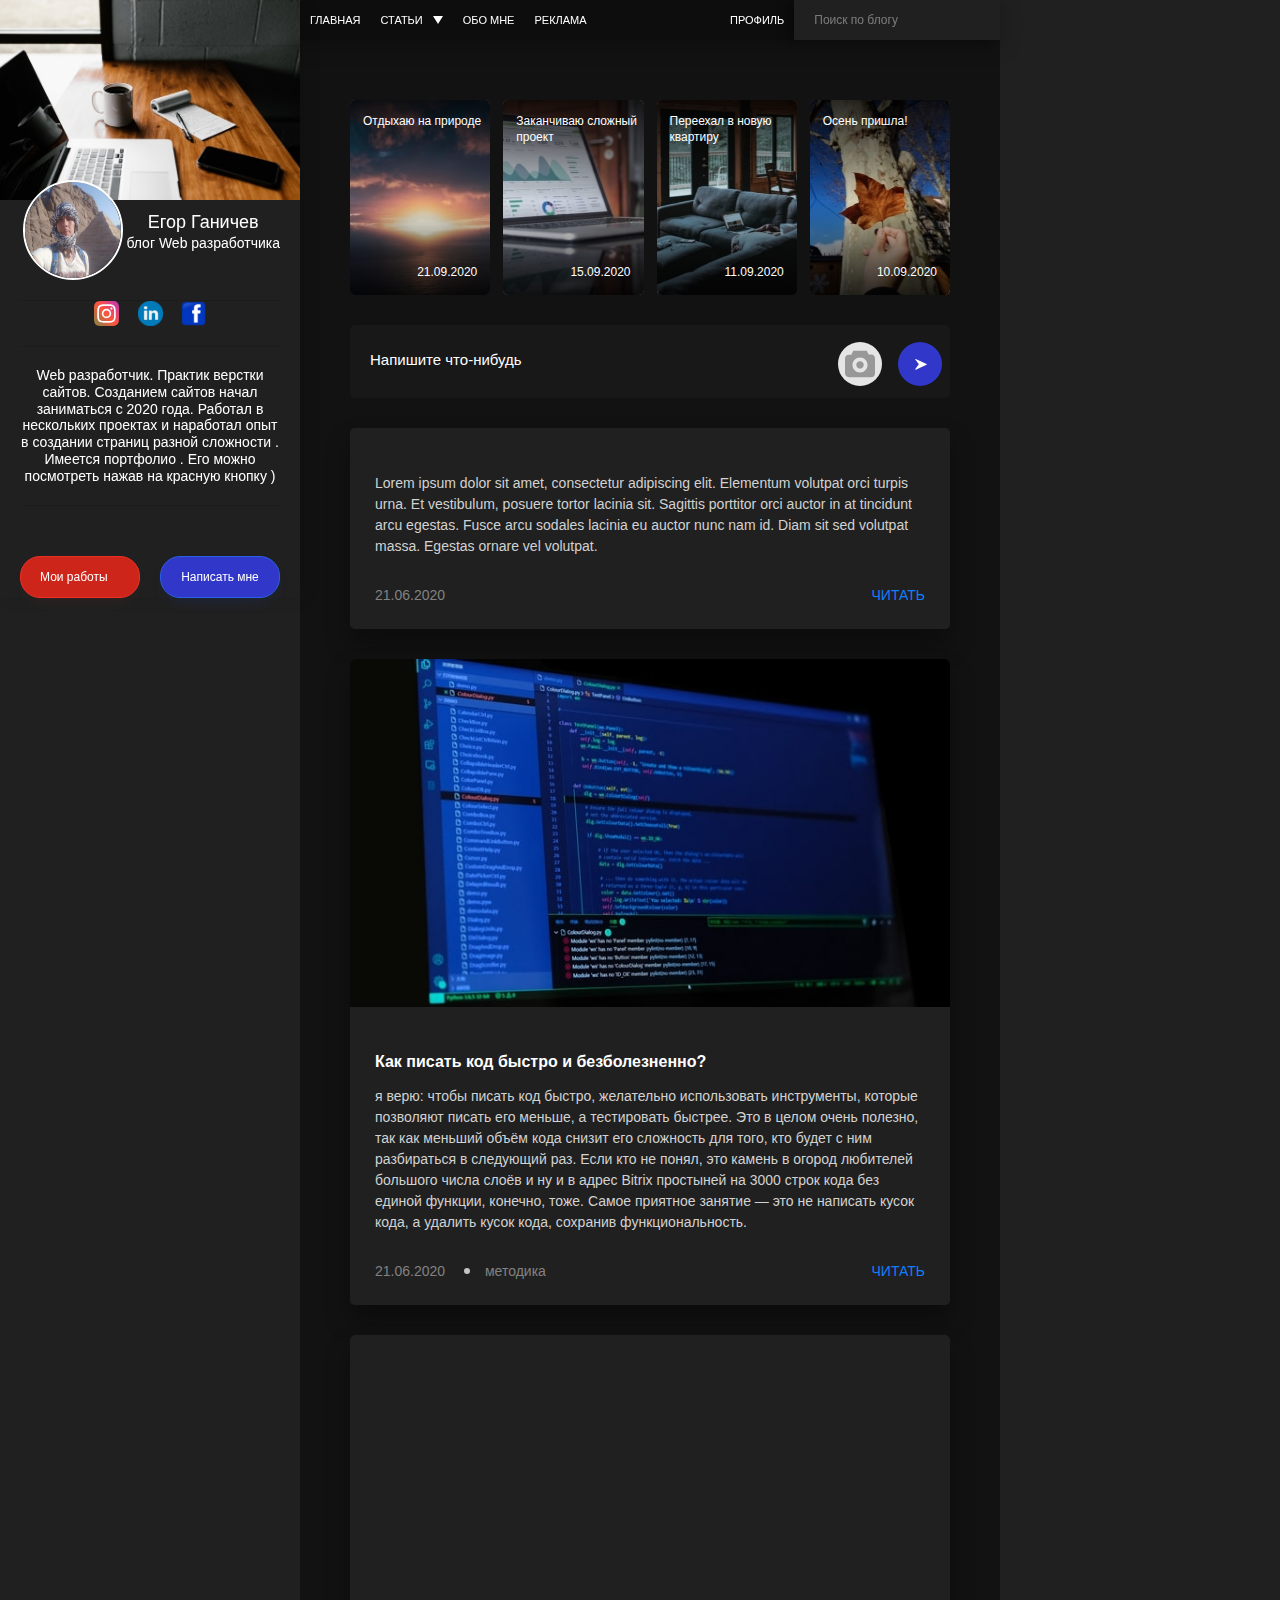
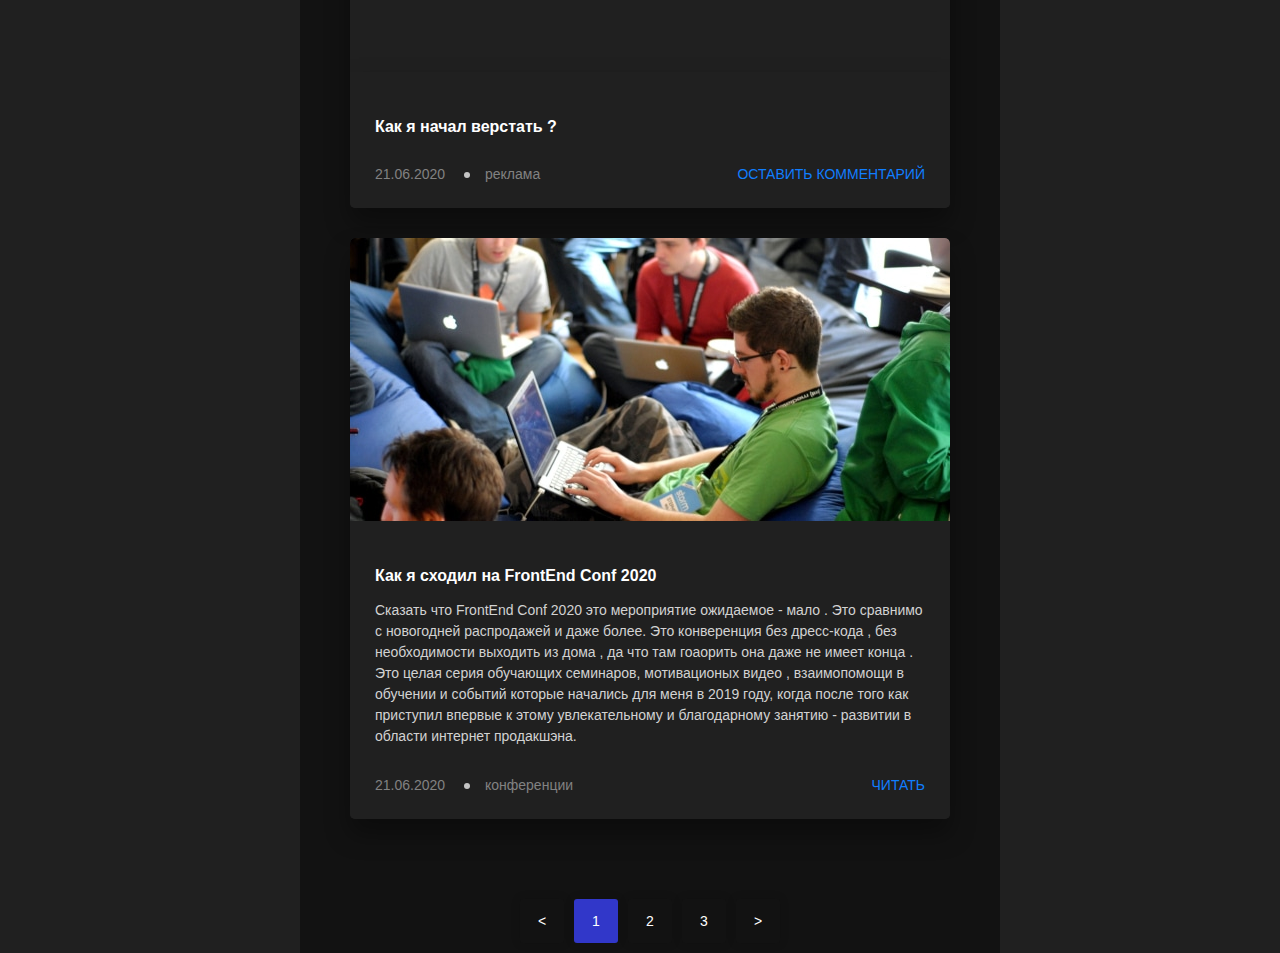
<file: index.html>
<!DOCTYPE html>
<html lang="en">

<head>
    <meta charset="UTF-8">
    <link rel="stylesheet" href="assets/css/style.min.css">
    
    <!-- Useful meta tags -->
    <meta http-equiv="x-ua-compatible" content="ie=edge">
    <meta name="viewport" content="width=device-width, initial-scale=1, shrink-to-fit=no">
    <meta name="robots" content="index, follow">
    <meta name="google" content="notranslate">
    <meta name="format-detection" content="telephone=no">
    <meta name="description" content="">
    
    <link rel="apple-touch-icon" sizes="180x180" href="assets/images/favicon/apple-touch-icon.png">
    <link rel="icon" type="image/png" sizes="32x32" href="assets/images/favicon/favicon-32x32.png">
    <link rel="icon" type="image/x-icon" sizes="16x16" href="assets/images/favicon/favicon.ico">
    <link rel="mask-icon" href="assets/images/favicon/safari-pinned-tab.svg" color="#5bbad5">
    <meta name="msapplication-TileColor" content="#da532c">
    <meta name="theme-color" content="#1e0b0b">
    
    
    <title>home</title>
</head>

<!-- class="open-menu" -->
<!-- class="no-scroll" -->
<body>

    <div class="page" id="page">

         <!-- header -->
        <header class="header">
          <div class="header__left">
            <nav class="nav">
              <ul class="nav__list">
                <li class="nav__list-item">
                  <a class="nav__link" href="index.html">
                    Главная
                  </a>
                </li>
                <li class="nav__list-item ">
                  <a class="nav__link nav__drop" href="#">
                    Статьи
                  </a>
                  <ul class="nav__drop-list">
                    <li><a href="post.html">Создание сайтов</a></li>
                    <li><a href="post.html">Интернет-маркетинг</a></li>
                    <li><a href="post.html">Продвижение видео</a></li>
                  </ul>
                </li>
                <li class="nav__list-item">
                  <a class="nav__link" href="about.html">
                    Oбо мне
                  </a>
                </li>
                <li class="nav__list-item">
                  <a class="nav__link" href="advertis.html">
                    Реклама
                  </a>
                </li>
              </ul>
            </nav>
        
            <button class="burger active" type="button" id="sidebarToggle">
              <span class="burger__line">открыть навигацию</span>
            </button>
        
          </div>
          <div class="header__right">
            <nav class="nav">
              <ul class="nav__list">
                <li class="nav__list-item">
                  <a class="nav__link" href="profile.html">
                    Профиль
                  </a>
                </li>
                <!-- <li class="nav__list-item">
                            <a class="nav__link" href="#">
                                Профиль
                            </a>
                        </li> -->
        
              </ul>
            </nav>
            <form class="header__search search" action="search-page.html" method="get">
              <input class="search__input" type="text" placeholder="Поиск по блогу">
            </form>
          </div>
        </header>
        <!-- sidebar -->
        <aside class="sidebar" id="sidebar">
        
          <div class="sidebar__header">
            <img src="assets/images/aside-bg.jpg" alt="pict">
          </div>
        
          <div class="sidebar__content ">
            <div class="sidebar__profile profile">
        
              <div class="sidebar__mobile-author">
        
                <div class="profile__avatar">
                  <img class="profile__img" src="assets/images/avatar.jpg" alt="pict">
                </div>
        
                <div class="profile__mobile-box">
        
                  <h5 class="profile__name">Егор Ганичев</h5>
        
                  <p class="profile__position">
                    блог Web разработчика
                  </p>
                </div>
              </div>
        
              <ul class="profile__socials">
                <li>
                  <a class="profile__socials-link" href="https://www.instagram.com/egor_web_dev/?hl=ru" target="_blanc">
                    <img src="assets/images/instagram.svg" alt="insta">
                  </a>
                </li>
        
                <li>
                  <a class="profile__socials-link"
                    href="https://www.linkedin.com/feed/?trk=eml-security_apr_email_confirm-null-7-null" target="_blanc">
                    <img src="assets/images/linkedin.svg" alt="pinterest">
                  </a>
                </li>
        
                <li>
                  <a class="profile__socials-link" href="https://www.facebook.com/yegor.ganichev" target="_blanc">
                    <img src="assets/images/fb1.svg" alt="fb">
                  </a>
                </li>
              </ul>
        
              <p class="profile__about">
                Web разработчик. Практик верстки сайтов.
                Созданием сайтов начал заниматься с 2020 года. Работал в нескольких проектах и наработал опыт
                в создании страниц разной сложности . Имеется портфолио . Его можно посмотреть нажав на красную кнопку )
              </p>
            </div>
        
            <nav class="nav nav--mobile">
              <ul class="nav__list">
                <li class="nav__list-item">
                  <a class="nav__link" href="index.html">
                    Главная
                  </a>
                </li>
                <li class="nav__list-item ">
                  <a class="nav__link nav__drop" href="#">
                    Статьи
                  </a>
                  <ul class="nav__drop-list">
                    <li><a href="post.html">Создание сайтов</a></li>
                    <li><a href="post.html">Интернет-маркетинг</a></li>
                    <li><a href="post.html">Продвижение видео</a></li>
                  </ul>
                </li>
                <li class="nav__list-item">
                  <a class="nav__link" href="index.html">
                    Oбо мне
                  </a>
                </li>
                <li class="nav__list-item">
                  <a class="nav__link" href="advertis.html">
                    Реклама
                  </a>
                </li>
                <li class="nav__list-item">
                  <a class="nav__link" href="profile.html">
                    Профиль
                  </a>
                </li>
                <li class="nav__list-item">
                  <a class="nav__link" href="#">
                    exit
                  </a>
                </li>
              </ul>
        
            </nav>
          </div>
             
          <div class="sidebar__footer">
            <a class="sidebar__btn btn--red" href="works.html">Мои работы</a>
           <button class="sidebar__btn btn--blue" data-modal="contact-modal">Написать мне</button>
            <!-- <a class="sidebar__btn btn--blue" href="https://t.me/mauler2007">Написать мне</a> -->
          </div>
        
        </aside>    
        <!-- main -->
        <main class="main">
           <div class="container">

               
               <section class="promo">
                   <div class="promo__item" style="background-image: url('assets/images/promo-bg1.jpg')" data-modal="story-modal">
                       <!-- <img src="assets/images/promo-bg1.jpg" alt="promo-bg"> -->
                       <p class="promo__text">Отдыхаю на природе</p>
                       <time datetime="21.09.2020" class="promo__time">21.09.2020</time>
                   </div>
                   <div class="promo__item" style="background-image: url('assets/images/promo-bg2.jpg')" data-modal="story-modal">
                       <!-- <img src="assets/images/promo-bg2.jpg" alt="promo-bg"> -->
                       <p class="promo__text">Заканчиваю
                           сложный проект</p>
                       <time datetime="15.09.2020" class="promo__time">15.09.2020</time>
                   </div>
                   <div class="promo__item" style="background-image: url('assets/images/promo-bg3.jpg')" data-modal="story-modal">
                       <!-- <img src="assets/images/promo-bg3.jpg" alt="promo-bg"> -->
                       <p class="promo__text">Переехал в новую
                           квартиру</p>
                       <time datetime="1.09.2020" class="promo__time">11.09.2020</time>
                   </div>
                   <div class="promo__item" style="background-image: url('assets/images/promo-bg4.jpg')" data-modal="story-modal">
                       <!-- <img src="assets/images/promo-bg4.jpg" alt="promo-bg"> -->
                       <p class="promo__text">Осень пришла!</p>
                       <time datetime="10.09.2020" class="promo__time">10.09.2020</time>
                   </div>
               </section>
               <div class="addpost">
                   <form class="addpost__form" action="/" method="post">
               
                       <textarea class="addpost__text" name="post-text" placeholder="Напишите что-нибудь" data-autoresize></textarea>
               
                       <div class="addpost__box">
                           <div class="addpost__wrapper">
                               <input class="addpost__input" id="addfile" type="file" name="addfile">
                               <label class="addpost__label" for="addfile">
                                   <svg class="addpost__file-icon" width="22" height="22" viewBox="0 0 22 22" fill="none"
                                       xmlns="http://www.w3.org/2000/svg">
                                       <g clip-path="url(#clip0)">
                                           <path
                                               d="M12.9443 9.74291C14.0183 10.8169 14.0183 12.5581 12.9443 13.6321C11.8703 14.7061 10.1291 14.7061 9.05512 13.6321C7.98114 12.5581 7.98114 10.8169 9.05512 9.74291C10.1291 8.66893 11.8703 8.66893 12.9443 9.74291Z"
                                               fill="#989898" />
                                           <path
                                               d="M19.25 4.12481H17.3499L15.9742 1.37471H6.02455L4.65015 4.12616L2.75275 4.12953C1.24009 4.13224 0.00869272 5.36494 0.00738656 6.87828L0 17.8746C0 19.3913 1.23337 20.6253 2.7501 20.6253H19.25C20.7667 20.6253 22.0001 19.392 22.0001 17.8752V6.87486C22 5.35818 20.7666 4.12481 19.25 4.12481ZM10.9997 17.1877C7.9669 17.1877 5.49947 14.7203 5.49947 11.6875C5.49947 8.65475 7.9669 6.18732 10.9997 6.18732C14.0324 6.18732 16.4999 8.65475 16.4999 11.6875C16.4999 14.7203 14.0324 17.1877 10.9997 17.1877Z"
                                               fill="#989898" />
                                       </g>
                                       <defs>
                                           <clipPath id="clip0">
                                               <rect width="22" height="22" fill="white" />
                                           </clipPath>
                                       </defs>
                                   </svg>
                               </label>
                           </div>
                           <button class="addpost__btn ">
                               <svg class="addpost__btn-icon " width="44" height="44" viewBox="0 0 44 44" fill="none"
                                   xmlns="http://www.w3.org/2000/svg">
                                   <path
                                       d="M31.6479 21.9482L15.8625 14.6626C15.6112 14.5485 15.3113 14.6165 15.1364 14.8326C14.9603 15.0488 14.9543 15.356 15.1218 15.5782L20.3128 22.4995L15.1218 29.4207C14.9543 29.6429 14.9603 29.9513 15.1352 30.1663C15.253 30.3132 15.429 30.3921 15.6075 30.3921C15.6937 30.3921 15.78 30.3739 15.8613 30.3363L31.6466 23.0507C31.8628 22.9512 32 22.7362 32 22.4995C32 22.2627 31.8628 22.0477 31.6479 21.9482Z"
                                       fill="white" />
                               </svg>
                           </button>
                       </div>
                   </form>
               </div>
               
               <div class="post">
                   <div class="post__inner">
               
                       <div class="post__content">
                           <p class="post__text">Lorem ipsum dolor sit amet, consectetur adipiscing elit. Elementum volutpat orci
                               turpis urna. Et vestibulum, posuere tortor lacinia sit. Sagittis porttitor orci auctor in at tincidunt
                               arcu egestas. Fusce arcu sodales lacinia eu auctor nunc nam id. Diam sit sed volutpat massa. Egestas
                               ornare vel volutpat.
                           </p>
                       </div>
               
                       <div class="post__descr">
                           <ul class="post__list">
                               <li><time class="post__item" datetime="21.06.2020">21.06.2020</time></li>
                           </ul>
                           <a class="post__action-link" href="#">читать</a>
                       </div>
                   </div>
               </div>
               
               <!-- ebn post L -->
               <article class="post">
               
                   <div class="post__image">
                       <a href="post.html">
                           <img class="post__image-img" src="assets/images/postimg1.jpg"  alt="pict">
                       </a>
                   </div>
               
               
                   <div class="post__inner">
                       <div class="post__content">
                           <h3 class="post__title">
                               <a href="post.html">
                                   Как писать код быстро и безболезненно?
                               </a>
                           </h3>
                           <p class="post__text">
                               я верю: чтобы писать код быстро, желательно использовать инструменты, которые позволяют писать его
                               меньше, а тестировать быстрее. Это в целом очень полезно, так как меньший объём кода снизит его
                               сложность для того, кто будет с ним разбираться в следующий раз. Если кто не понял, это камень в огород
                               любителей большого числа слоёв и ну и в адрес  Bitrix
                               простыней на 3000 строк кода без единой функции, конечно, тоже. Самое приятное занятие — это не написать
                               кусок кода, а удалить кусок кода, сохранив функциональность.
                           </p>
                       </div>
               
                       <div class="post__descr">
                           <ul class="post__list">
                               <li><time class="post__item" datetime="21.06.2020">21.06.2020</time></li>
                               <li><a class="post__item-link" href="#">методика</a></li>
                           </ul>
                           <a class="post__action-link" href="post.html">читать</a>
                       </div>
               
                   </div>
               </article>
               
               <article class="post">
               
                   <div class="post__image">
                       <div class="post__movie-wrapper">
                           <iframe src="https://www.youtube.com/embed/JYV_ct43MlE" frameborder="0"
                               allow="accelerometer; autoplay; clipboard-write; encrypted-media; gyroscope; picture-in-picture"
                               allowfullscreen>
                           </iframe>
                       </div>
                   </div>
               
                   <div class="post__inner">
               
                       <div class="post__content">
                           <h3 class="post__title">
                               <a href="post.html">
                                   Как я начал верстать ?
                               </a>
                           </h3>
                       </div>
               
                       <div class="post__descr">
                           <ul class="post__list">
                               <li><time class="post__item" datetime="21.06.2020">21.06.2020</time></li>
                               <li><a class="post__item-link" href="#"> реклама</a></li>
                           </ul>
                           <a class="post__action-link" href="post.html">оставить комментарий</a>
                       </div>
               
                   </div>
               </article>
               
               <article class="post">
               
                   <div class="post__image">
                       <a href="#" data-fancybox="images" data-caption="My caption">
                           <img class="post__image-img" src="assets/images/post3-bg.jpg" alt="pict">
                       </a>
                   </div>
               
                   <div class="post__inner">
               
                       <div class="post__content">
                           <h3 class="post__title">
                               <a href="post.html">
                                   Как я сходил на FrontEnd Conf 2020
                               </a>
                           </h3>
                           <p class="post__text">  
                               Сказать что  FrontEnd Conf 2020  это мероприятие  ожидаемое  - мало .   Это   сравнимо с  новогодней распродажей  и даже более. Это конверенция  без  дресс-кода , без необходимости выходить из дома , да что там  гоаорить она даже не имеет  конца .  Это целая серия  обучающих семинаров, мотивационых видео , взаимопомощи  в   обучении и  событий которые начались для меня в 2019 году, когда после того как  приступил впервые к этому увлекательному  и благодарному занятию - развитии в области интернет продакшэна.
                           </p>
                       </div>
               
                       <div class="post__descr">
                           <ul class="post__list">
                               <li><time class="post__item" datetime="21.06.2020 ">21.06.2020</time></li>
                               <li><a class="post__item-link" href="#"> конференции</a></li>
                           </ul>
                           <a class="post__action-link" href="post.html">читать</a>
                       </div>
               
                   </div>
               </article>
               
               <div class="pagnav">
                   <ul class="pagnav__list">
                       <li class="pagnav__item">
                           <a class="pagnav__link" href="#">
                               < </a>
                       </li>
                       <li class="pagnav__item pagnav__item--active">
                           <a class="pagnav__link--active " href="#">
                               1
                           </a>
                       </li>
                       <li class="pagnav__item">
                           <a class="pagnav__link" href="#">
                               2
                           </a>
                       </li>
                       <li class="pagnav__item">
                           <a class="pagnav__link" href="#">
                               3
                           </a>
                       </li>
                       <li class="pagnav__item">
                           <a class="pagnav__link" href="#">
                               >
                           </a>
                       </li>
                   </ul>
               </div>
               
            </div>
        </main>

         <div class="modal" id="contact-modal">
             <div class="modal__inner">
                 <button class="modal__close" type="button">
                     <svg width="20" height="20" viewBox="0 0 20 20" fill="none" xmlns="http://www.w3.org/2000/svg">
                         <path d="M11.1047 10.0008L19.7709 1.33447C20.0761 1.02935 20.0761 0.534663 19.7709 0.229585C19.4658 -0.0754924 18.9711 -0.0755315 18.6661 0.229585L9.99975 8.8959L1.33347 0.229585C1.02836 -0.0755315 0.533671 -0.0755315 0.228593 0.229585C-0.0764842 0.534702 -0.0765233 1.02939 0.228593 1.33447L8.89487 10.0007L0.228593 18.667C-0.0765233 18.9722 -0.0765233 19.4669 0.228593 19.7719C0.381132 19.9245 0.581093 20.0007 0.781053 20.0007C0.981014 20.0007 1.18094 19.9245 1.33351 19.7719L9.99975 11.1057L18.666 19.7719C18.8186 19.9245 19.0185 20.0007 19.2185 20.0007C19.4184 20.0007 19.6184 19.9245 19.7709 19.7719C20.0761 19.4668 20.0761 18.9721 19.7709 18.667L11.1047 10.0008Z" fill="white"/>
                         </svg>
                 </button>
                 
                 <form class="form" action="/" method="post">
                     <div class="form__inner">
                         <div class="form__input-box">
                             <div class="form__item">
                                 <input class="form__row form__input-name " 
                                 type="text" 
                                 placeholder=" Иванов Иван Иванович" 
                                 requred>
                                 <span class="form__underline"></span>
                             </div>
                             <div class="form__item">
                                 <input class="form__row form__input-email " type="email" placeholder="Ivanov@mail.com" value="Ivanov@mail.ru" requred>
                                 <span class="form__underline"></span>
                             </div>
                             <div class="form__item">
                                 <textarea  class="form__row form__textarea" name="form-textarea" id="modal-textarea" placeholder="Текст сообщения"></textarea>
                                 <span class="form__underline"></span>
                             </div>
                             <!-- <textarea class="addpost__text" name="text-msg" placeholder="Напишите что-нибудь"></textarea> -->
         
                         </div>
                       
                     </div>
                     <button class="form__btn sidebar__btn btn--blue btn--noborder" type="submit">Сохранить</button>
                 </form>
                 <div class="modal__footer">
                     <a class="modal__sendmsg" href="mailto:mauler2007@gmail.com ">e-mail: mauler2007@gmail.com</a>
                     <a class="modal__call" href="tel:+380962282460">тел: +38-096-228-24-60</a>
                 </div>
             </div>
         </div>         <div class="modal">
           <!-- id="contact-modal" -->
             <div class="modal__inner">
                 <button class="modal__close" type="button">
                     <svg width="20" height="20" viewBox="0 0 20 20" fill="none" xmlns="http://www.w3.org/2000/svg">
                         <path d="M11.1047 10.0008L19.7709 1.33447C20.0761 1.02935 20.0761 0.534663 19.7709 0.229585C19.4658 -0.0754924 18.9711 -0.0755315 18.6661 0.229585L9.99975 8.8959L1.33347 0.229585C1.02836 -0.0755315 0.533671 -0.0755315 0.228593 0.229585C-0.0764842 0.534702 -0.0765233 1.02939 0.228593 1.33447L8.89487 10.0007L0.228593 18.667C-0.0765233 18.9722 -0.0765233 19.4669 0.228593 19.7719C0.381132 19.9245 0.581093 20.0007 0.781053 20.0007C0.981014 20.0007 1.18094 19.9245 1.33351 19.7719L9.99975 11.1057L18.666 19.7719C18.8186 19.9245 19.0185 20.0007 19.2185 20.0007C19.4184 20.0007 19.6184 19.9245 19.7709 19.7719C20.0761 19.4668 20.0761 18.9721 19.7709 18.667L11.1047 10.0008Z" fill="white"/>
                         </svg>
                 </button>
         
         
                 <ul class="modal__list">
                     <li class="modal__item">
                         <a class="modal__link" href="#">
                             <img src="assets/images/fb1.svg " alt="facebook">
                         </a>
                     </li>
                     <li class="modal__item">
                         <a class="modal__link" href="#">
                             <img src="assets/images/twitter.svg " alt="twitter">
                         </a>
                     </li>
                     <li class="modal__item">
                         <a class="modal__link" href="#">
                             <img src="assets/images/linkedin.svg " alt="linkedin ">
                         </a>
                     </li>
                     <li class="modal__item">
                         <a class="modal__link" href="#">
                             <img src="assets/images/instagram.svg" alt="insta">
                         </a>
                     </li>
                 </ul>
             </div>
         </div>         <div class="modal" id="story-modal">
             <div class="modal__inner modal__inner--story">
                
                 <video class="modal__video" src="" poster="https://placehold.it/420x580"></video>
                 
             </div>
         </div>
        <!-- <footer>Footer</footer>
 -->
    </div>

    <script src="assets/js/app.js"></script>
    <!-- <script src="https://ajax.googleapis.com/ajax/libs/jquery/3.5.1/jquery.min.js"></script> -->
</body>

</html>
</file>
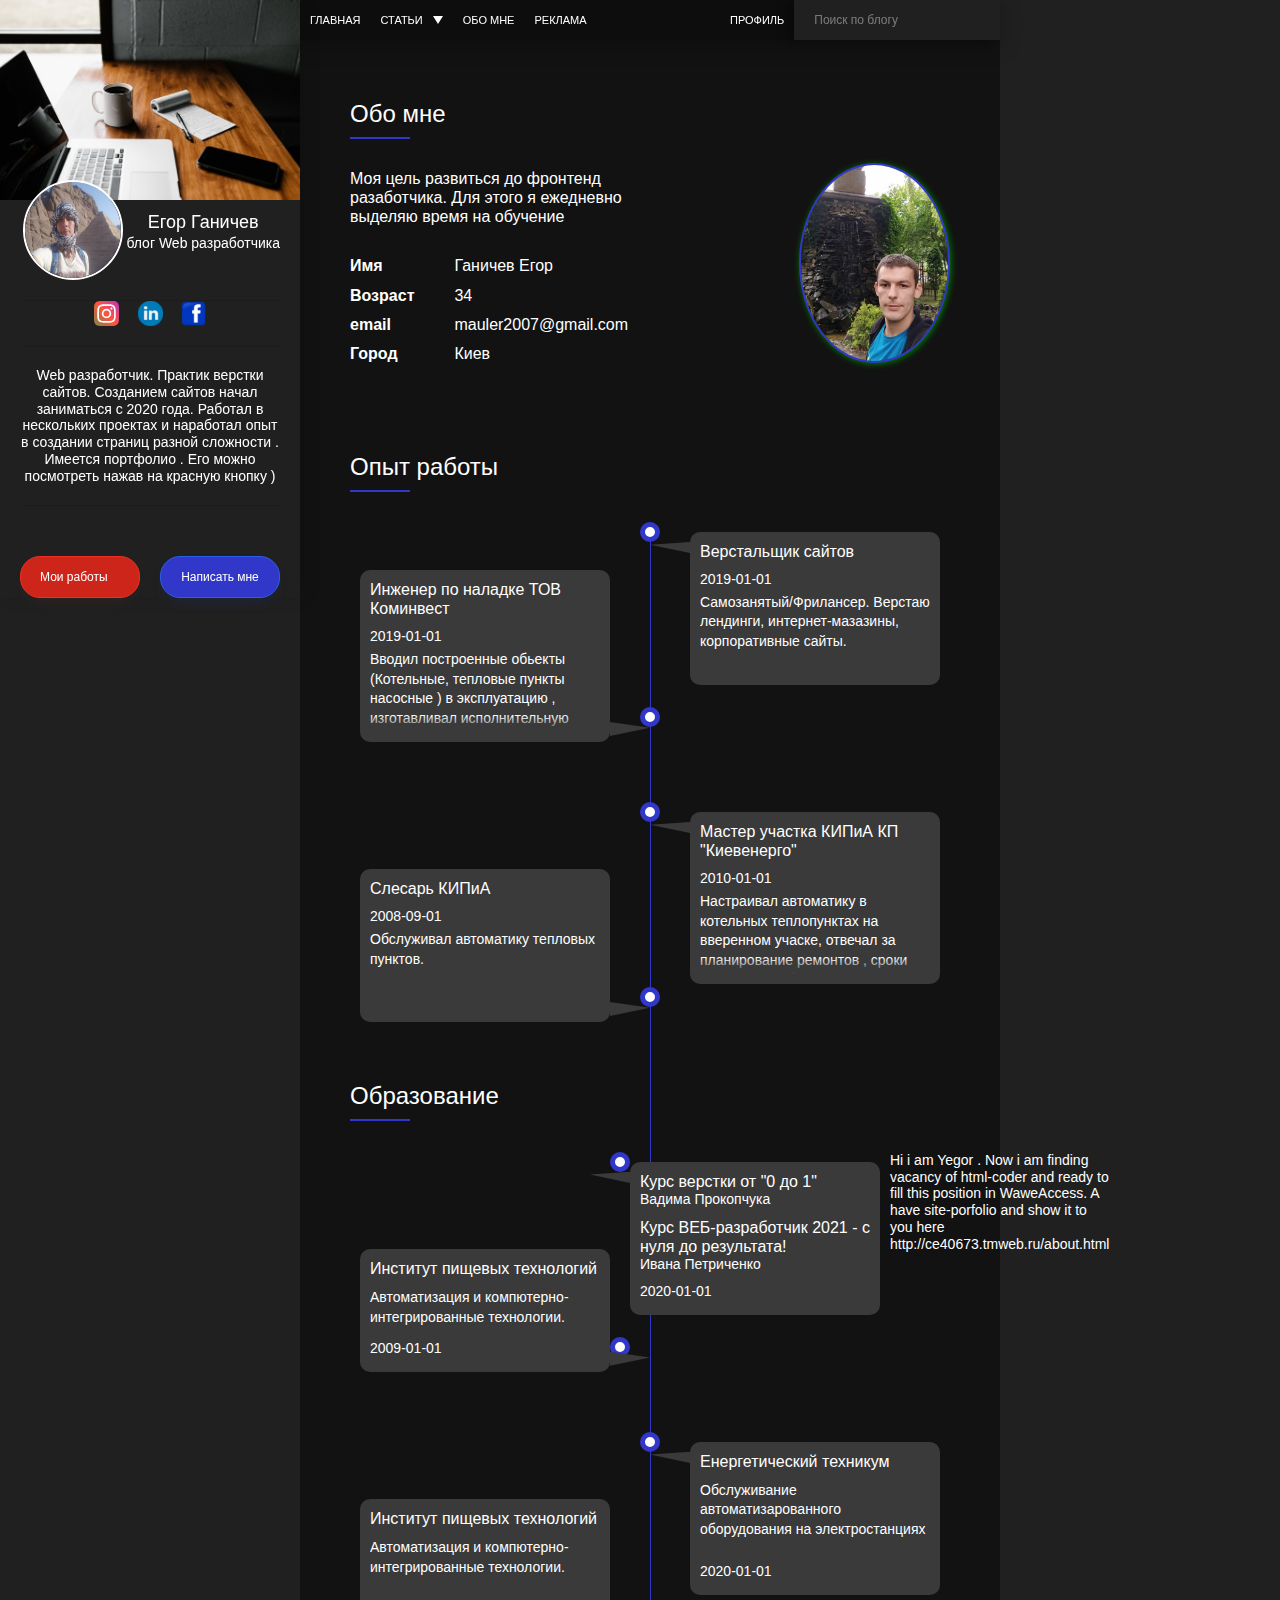
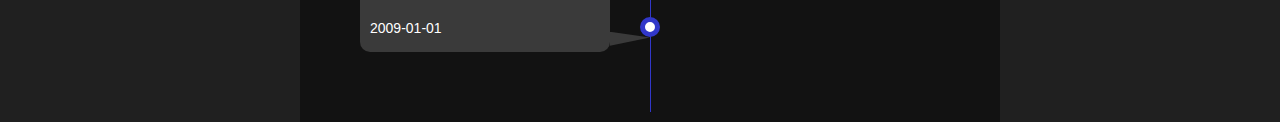
<file: about.html>
<!DOCTYPE html>
<html lang="en">

<head>
    <meta charset="UTF-8">
    <link rel="stylesheet" href="assets/css/style.min.css">
    
    <!-- Useful meta tags -->
    <meta http-equiv="x-ua-compatible" content="ie=edge">
    <meta name="viewport" content="width=device-width, initial-scale=1, shrink-to-fit=no">
    <meta name="robots" content="index, follow">
    <meta name="google" content="notranslate">
    <meta name="format-detection" content="telephone=no">
    <meta name="description" content="">
    
    <link rel="apple-touch-icon" sizes="180x180" href="assets/images/favicon/apple-touch-icon.png">
    <link rel="icon" type="image/png" sizes="32x32" href="assets/images/favicon/favicon-32x32.png">
    <link rel="icon" type="image/x-icon" sizes="16x16" href="assets/images/favicon/favicon.ico">
    <link rel="mask-icon" href="assets/images/favicon/safari-pinned-tab.svg" color="#5bbad5">
    <meta name="msapplication-TileColor" content="#da532c">
    <meta name="theme-color" content="#1e0b0b">
    
    
    <title>advertis</title>
</head>

<!-- class="open-menu" -->
<!-- class="no-scroll" -->
<body>

    <div class="page" id="page">

         <!-- header -->
        <header class="header">
          <div class="header__left">
            <nav class="nav">
              <ul class="nav__list">
                <li class="nav__list-item">
                  <a class="nav__link" href="index.html">
                    Главная
                  </a>
                </li>
                <li class="nav__list-item ">
                  <a class="nav__link nav__drop" href="#">
                    Статьи
                  </a>
                  <ul class="nav__drop-list">
                    <li><a href="post.html">Создание сайтов</a></li>
                    <li><a href="post.html">Интернет-маркетинг</a></li>
                    <li><a href="post.html">Продвижение видео</a></li>
                  </ul>
                </li>
                <li class="nav__list-item">
                  <a class="nav__link" href="about.html">
                    Oбо мне
                  </a>
                </li>
                <li class="nav__list-item">
                  <a class="nav__link" href="advertis.html">
                    Реклама
                  </a>
                </li>
              </ul>
            </nav>
        
            <button class="burger active" type="button" id="sidebarToggle">
              <span class="burger__line">открыть навигацию</span>
            </button>
        
          </div>
          <div class="header__right">
            <nav class="nav">
              <ul class="nav__list">
                <li class="nav__list-item">
                  <a class="nav__link" href="profile.html">
                    Профиль
                  </a>
                </li>
                <!-- <li class="nav__list-item">
                            <a class="nav__link" href="#">
                                Профиль
                            </a>
                        </li> -->
        
              </ul>
            </nav>
            <form class="header__search search" action="search-page.html" method="get">
              <input class="search__input" type="text" placeholder="Поиск по блогу">
            </form>
          </div>
        </header>
        <!-- sidebar -->
        <aside class="sidebar" id="sidebar">
        
          <div class="sidebar__header">
            <img src="assets/images/aside-bg.jpg" alt="pict">
          </div>
        
          <div class="sidebar__content ">
            <div class="sidebar__profile profile">
        
              <div class="sidebar__mobile-author">
        
                <div class="profile__avatar">
                  <img class="profile__img" src="assets/images/avatar.jpg" alt="pict">
                </div>
        
                <div class="profile__mobile-box">
        
                  <h5 class="profile__name">Егор Ганичев</h5>
        
                  <p class="profile__position">
                    блог Web разработчика
                  </p>
                </div>
              </div>
        
              <ul class="profile__socials">
                <li>
                  <a class="profile__socials-link" href="https://www.instagram.com/egor_web_dev/?hl=ru" target="_blanc">
                    <img src="assets/images/instagram.svg" alt="insta">
                  </a>
                </li>
        
                <li>
                  <a class="profile__socials-link"
                    href="https://www.linkedin.com/feed/?trk=eml-security_apr_email_confirm-null-7-null" target="_blanc">
                    <img src="assets/images/linkedin.svg" alt="pinterest">
                  </a>
                </li>
        
                <li>
                  <a class="profile__socials-link" href="https://www.facebook.com/yegor.ganichev" target="_blanc">
                    <img src="assets/images/fb1.svg" alt="fb">
                  </a>
                </li>
              </ul>
        
              <p class="profile__about">
                Web разработчик. Практик верстки сайтов.
                Созданием сайтов начал заниматься с 2020 года. Работал в нескольких проектах и наработал опыт
                в создании страниц разной сложности . Имеется портфолио . Его можно посмотреть нажав на красную кнопку )
              </p>
            </div>
        
            <nav class="nav nav--mobile">
              <ul class="nav__list">
                <li class="nav__list-item">
                  <a class="nav__link" href="index.html">
                    Главная
                  </a>
                </li>
                <li class="nav__list-item ">
                  <a class="nav__link nav__drop" href="#">
                    Статьи
                  </a>
                  <ul class="nav__drop-list">
                    <li><a href="post.html">Создание сайтов</a></li>
                    <li><a href="post.html">Интернет-маркетинг</a></li>
                    <li><a href="post.html">Продвижение видео</a></li>
                  </ul>
                </li>
                <li class="nav__list-item">
                  <a class="nav__link" href="index.html">
                    Oбо мне
                  </a>
                </li>
                <li class="nav__list-item">
                  <a class="nav__link" href="advertis.html">
                    Реклама
                  </a>
                </li>
                <li class="nav__list-item">
                  <a class="nav__link" href="profile.html">
                    Профиль
                  </a>
                </li>
                <li class="nav__list-item">
                  <a class="nav__link" href="#">
                    exit
                  </a>
                </li>
              </ul>
        
            </nav>
          </div>
             
          <div class="sidebar__footer">
            <a class="sidebar__btn btn--red" href="works.html">Мои работы</a>
           <button class="sidebar__btn btn--blue" data-modal="contact-modal">Написать мне</button>
            <!-- <a class="sidebar__btn btn--blue" href="https://t.me/mauler2007">Написать мне</a> -->
          </div>
        
        </aside>    
        <!-- main -->
        <main class="main">
           <div class="container">

               
               <article class="about">
               
                 <div class="about__top">
                   <div class="about__content">
                     <h2 class="about__title">Обо мне</h2>
                     <p class="about__text">Моя цель развиться до фронтенд разаботчика. Для этого я ежедневно выделяю время на обучение
                     </p>
                     <ul class="about__list">
                       <li class="about__item">
                         <p class="about__property">
                           <span class="about__value">
                             Имя
                           </span>
                           Ганичев Егор
                         </p>
                       </li>
               
                       <li class="about__item">
                         <p class="about__property">
                           <span class="about__value">
                             Возраст
                           </span>
                           34
                         </p>
                       </li>
                       <li class="about__item">
                         <p class="about__property">
                           <span class="about__value">
                             email
                           </span>
                           mauler2007@gmail.com
                         </p>
                       </li>
               
                       <li class="about__item">
                         <address class="about__property">
                           <span class="about__value">
                             Город
                           </span>
                           Киев
                         </address>
                       </li>
                     </ul>
                   </div>
               
                   <div class="about__image">
                     <img class="about__img" src="assets/images/me.jpg" alt="egor">
                   </div>
                 </div> <!-- about inner -->
               
                 <h2 class="about__title">Опыт работы</h2>
               
                 <div class="about__expirience">
               
                   <div class="about__row">
                     <div class="about__row-box">
                       <div class="about__company">
                         <h3 class="about__position">Инженер по наладке ТОВ Коминвест</h3>
                         <time class="about__time datetime=" 2012-01-01">2019-01-01</time>
                         <p class="about__job">Вводил построенные обьекты (Котельные, тепловые пункты насосные ) в эксплуатацию ,
                           изготавливал исполнительную документацию, составлял заявки на оборудование, настравал и сдавал
                           заказчику весь обьект в комплексно.
                       </div>
                     </div>
               
                     <div class="about__row-box">
                       <div class="about__company">
                         <h3 class="about__position">Верстальщик сайтов</h3>
                         <time class="about__time datetime=" 2013-01-01">2019-01-01</time>
                         <p class="about__job"> Самозанятый/Фрилансер. Верстаю  лендинги, интернет-мазазины, корпоративные сайты. 
                         </p>
                       </div>
                     </div>
                   </div>
               
                   <div class="about__row">
                     <div class="about__row-box">
                       <div class="about__company">
                         <h3 class="about__position">Слесарь КИПиА</h3>
                         <time class="about__time datetime=" 2008-09-01">2008-09-01</time>
                         <p class="about__job">Обслуживал автоматику тепловых пунктов.
                         </p>
                       </div>
                     </div>
               
                     <div class="about__row-box">
                       <div class="about__company">
                         <h3 class="about__position">Мастер участка КИПиА КП "Киевенерго"</h3>
                         <time class="about__time datetime=" 2013-01-01">2010-01-01</time>
                         <p class="about__job">Настраивал автоматику в котельных теплопунктах на вверенном учаске, отвечал за
                           планирование ремонтов , сроки окончания работ, взаимодействия с ПТО.
                         </p>
                       </div>
                     </div>
                   </div>
               
               
               
               
                 </div>
               
                 <div class="about__title-box">
                   <h2 class="about__title">Образование</h2>
                 </div>
               
                 <div class="about__expirience">
               
                   <div class="about__row">
                     <div class="about__row-box">
                       <div class="about__company">
                         <h3 class="about__position">Институт пищевых технологий</h3>
                        
                         <p class="about__study"> Автоматизация и компютерно- интегрированные технологии.
                         </p>
                          <time class="about__time datetime=" 2009-01-01">2009-01-01</time>
                       </div>
                     </div>
               
                     <div class="about__row-box">
                       <div class="about__company">
                         <h3 class="about__position">Курс верстки от "0 до 1" <span>Вадима Прокопчука</span></h3>
               
                         <h3 class="about__position">Курс ВЕБ-разработчик 2021 - с нуля до результата!<span>Ивана Петриченко</span>
                         </h3>
               
                         <time class="about__time datetime=" 2020-01-01">2020-01-01</time>
                       </div>
                     </div>
                     Hi i am Yegor . Now i am finding vacancy of html-coder and ready to fill this position in WaweAccess. A have
                     site-porfolio and show it to you here http://ce40673.tmweb.ru/about.html
                   </div>
               
                   <div class="about__row">
                     <div class="about__row-box">
                       <div class="about__company">
                         <h3 class="about__position">Институт пищевых технологий</h3>
                        
                         <p class="about__job"> Автоматизация и компютерно- интегрированные технологии.
                         </p>
                          <time class="about__time datetime=" 2009-01-01">2009-01-01</time>
                       </div>
                     </div>
               
                     <div class="about__row-box">
                       <div class="about__company">
                         <h3 class="about__position">Енергетический техникум</h3>
               
                         <p class="about__job">Обслуживание автоматизарованного оборудования на электростанциях </p>
               
                         <time class="about__time datetime=" 2020-01-01">2020-01-01</time>
                       </div>
                     </div>
                   </div>
               
               </article>
               
            </div>
        </main>

         <div class="modal" id="contact-modal">
             <div class="modal__inner">
                 <button class="modal__close" type="button">
                     <svg width="20" height="20" viewBox="0 0 20 20" fill="none" xmlns="http://www.w3.org/2000/svg">
                         <path d="M11.1047 10.0008L19.7709 1.33447C20.0761 1.02935 20.0761 0.534663 19.7709 0.229585C19.4658 -0.0754924 18.9711 -0.0755315 18.6661 0.229585L9.99975 8.8959L1.33347 0.229585C1.02836 -0.0755315 0.533671 -0.0755315 0.228593 0.229585C-0.0764842 0.534702 -0.0765233 1.02939 0.228593 1.33447L8.89487 10.0007L0.228593 18.667C-0.0765233 18.9722 -0.0765233 19.4669 0.228593 19.7719C0.381132 19.9245 0.581093 20.0007 0.781053 20.0007C0.981014 20.0007 1.18094 19.9245 1.33351 19.7719L9.99975 11.1057L18.666 19.7719C18.8186 19.9245 19.0185 20.0007 19.2185 20.0007C19.4184 20.0007 19.6184 19.9245 19.7709 19.7719C20.0761 19.4668 20.0761 18.9721 19.7709 18.667L11.1047 10.0008Z" fill="white"/>
                         </svg>
                 </button>
                 
                 <form class="form" action="/" method="post">
                     <div class="form__inner">
                         <div class="form__input-box">
                             <div class="form__item">
                                 <input class="form__row form__input-name " 
                                 type="text" 
                                 placeholder=" Иванов Иван Иванович" 
                                 requred>
                                 <span class="form__underline"></span>
                             </div>
                             <div class="form__item">
                                 <input class="form__row form__input-email " type="email" placeholder="Ivanov@mail.com" value="Ivanov@mail.ru" requred>
                                 <span class="form__underline"></span>
                             </div>
                             <div class="form__item">
                                 <textarea  class="form__row form__textarea" name="form-textarea" id="modal-textarea" placeholder="Текст сообщения"></textarea>
                                 <span class="form__underline"></span>
                             </div>
                             <!-- <textarea class="addpost__text" name="text-msg" placeholder="Напишите что-нибудь"></textarea> -->
         
                         </div>
                       
                     </div>
                     <button class="form__btn sidebar__btn btn--blue btn--noborder" type="submit">Сохранить</button>
                 </form>
                 <div class="modal__footer">
                     <a class="modal__sendmsg" href="mailto:mauler2007@gmail.com ">e-mail: mauler2007@gmail.com</a>
                     <a class="modal__call" href="tel:+380962282460">тел: +38-096-228-24-60</a>
                 </div>
             </div>
         </div>         <div class="modal">
           <!-- id="contact-modal" -->
             <div class="modal__inner">
                 <button class="modal__close" type="button">
                     <svg width="20" height="20" viewBox="0 0 20 20" fill="none" xmlns="http://www.w3.org/2000/svg">
                         <path d="M11.1047 10.0008L19.7709 1.33447C20.0761 1.02935 20.0761 0.534663 19.7709 0.229585C19.4658 -0.0754924 18.9711 -0.0755315 18.6661 0.229585L9.99975 8.8959L1.33347 0.229585C1.02836 -0.0755315 0.533671 -0.0755315 0.228593 0.229585C-0.0764842 0.534702 -0.0765233 1.02939 0.228593 1.33447L8.89487 10.0007L0.228593 18.667C-0.0765233 18.9722 -0.0765233 19.4669 0.228593 19.7719C0.381132 19.9245 0.581093 20.0007 0.781053 20.0007C0.981014 20.0007 1.18094 19.9245 1.33351 19.7719L9.99975 11.1057L18.666 19.7719C18.8186 19.9245 19.0185 20.0007 19.2185 20.0007C19.4184 20.0007 19.6184 19.9245 19.7709 19.7719C20.0761 19.4668 20.0761 18.9721 19.7709 18.667L11.1047 10.0008Z" fill="white"/>
                         </svg>
                 </button>
         
         
                 <ul class="modal__list">
                     <li class="modal__item">
                         <a class="modal__link" href="#">
                             <img src="assets/images/fb1.svg " alt="facebook">
                         </a>
                     </li>
                     <li class="modal__item">
                         <a class="modal__link" href="#">
                             <img src="assets/images/twitter.svg " alt="twitter">
                         </a>
                     </li>
                     <li class="modal__item">
                         <a class="modal__link" href="#">
                             <img src="assets/images/linkedin.svg " alt="linkedin ">
                         </a>
                     </li>
                     <li class="modal__item">
                         <a class="modal__link" href="#">
                             <img src="assets/images/instagram.svg" alt="insta">
                         </a>
                     </li>
                 </ul>
             </div>
         </div>         <div class="modal" id="story-modal">
             <div class="modal__inner modal__inner--story">
                
                 <video class="modal__video" src="" poster="https://placehold.it/420x580"></video>
                 
             </div>
         </div>
        <!-- <footer>Footer</footer>
 -->
    </div>

    <script src="assets/js/app.js"></script>
    <!-- <script src="https://ajax.googleapis.com/ajax/libs/jquery/3.5.1/jquery.min.js"></script> -->
</body>

</html>
</file>
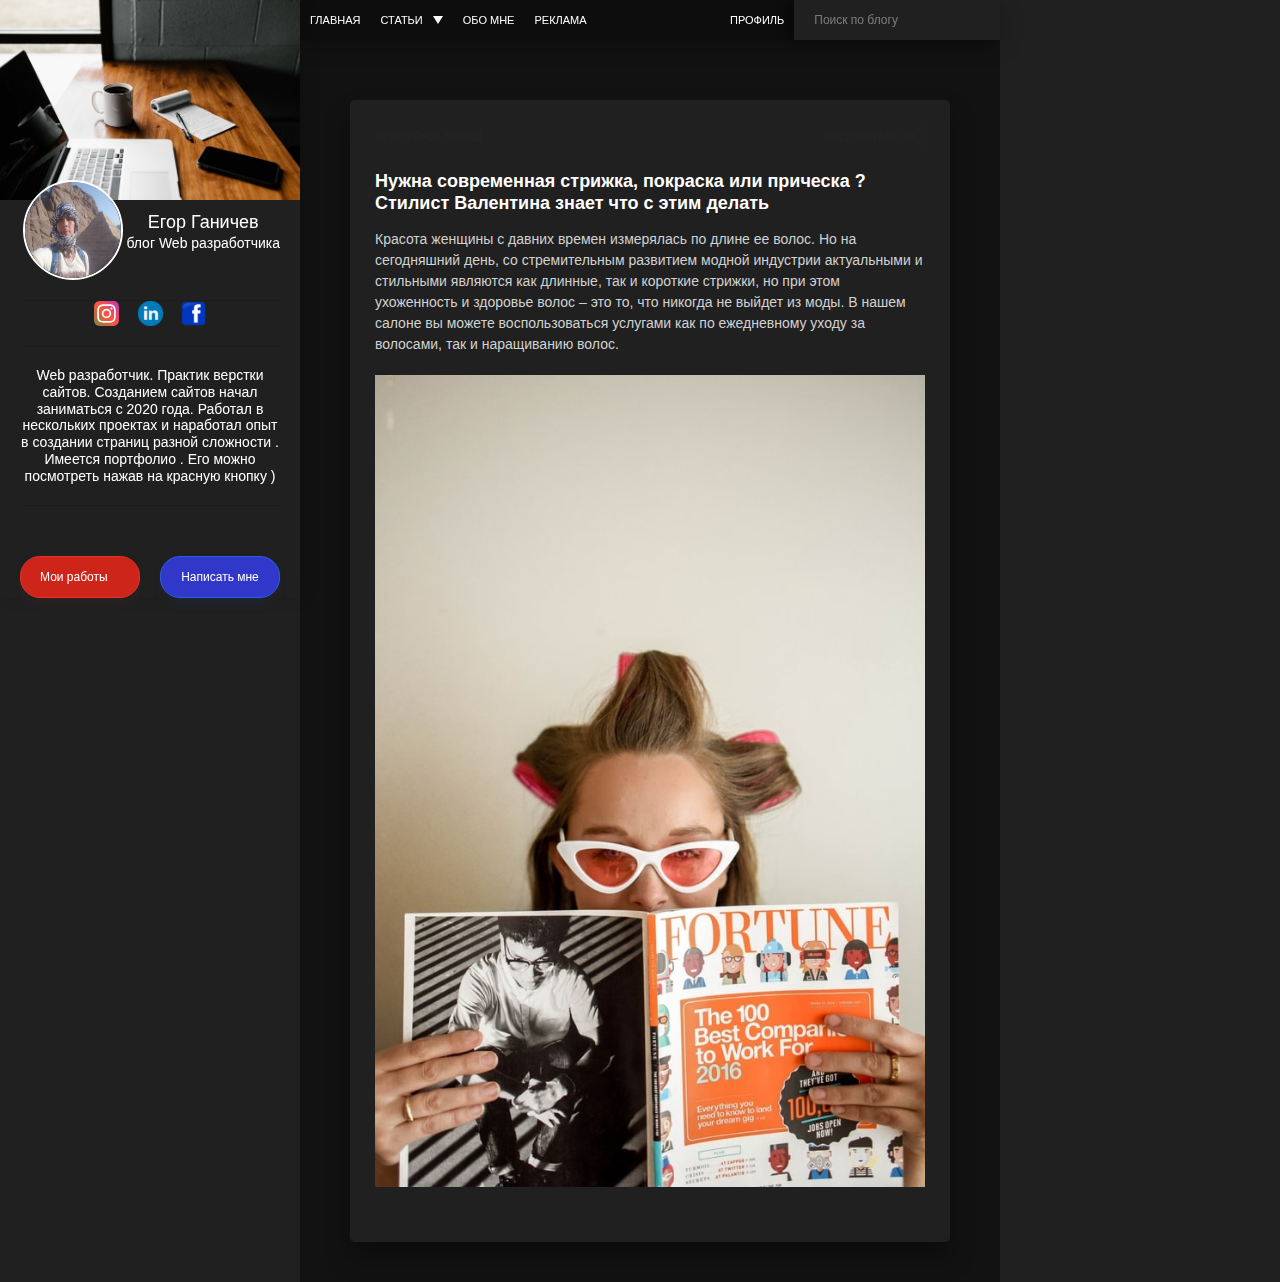
<file: advertis.html>
<!DOCTYPE html>
<html lang="en">

<head>
    <meta charset="UTF-8">
    <link rel="stylesheet" href="assets/css/style.min.css">
    
    <!-- Useful meta tags -->
    <meta http-equiv="x-ua-compatible" content="ie=edge">
    <meta name="viewport" content="width=device-width, initial-scale=1, shrink-to-fit=no">
    <meta name="robots" content="index, follow">
    <meta name="google" content="notranslate">
    <meta name="format-detection" content="telephone=no">
    <meta name="description" content="">
    
    <link rel="apple-touch-icon" sizes="180x180" href="assets/images/favicon/apple-touch-icon.png">
    <link rel="icon" type="image/png" sizes="32x32" href="assets/images/favicon/favicon-32x32.png">
    <link rel="icon" type="image/x-icon" sizes="16x16" href="assets/images/favicon/favicon.ico">
    <link rel="mask-icon" href="assets/images/favicon/safari-pinned-tab.svg" color="#5bbad5">
    <meta name="msapplication-TileColor" content="#da532c">
    <meta name="theme-color" content="#1e0b0b">
    
    
    <title>advertis</title>
</head>

<!-- class="open-menu" -->
<!-- class="no-scroll" -->
<body>

    <div class="page" id="page">

         <!-- header -->
        <header class="header">
          <div class="header__left">
            <nav class="nav">
              <ul class="nav__list">
                <li class="nav__list-item">
                  <a class="nav__link" href="index.html">
                    Главная
                  </a>
                </li>
                <li class="nav__list-item ">
                  <a class="nav__link nav__drop" href="#">
                    Статьи
                  </a>
                  <ul class="nav__drop-list">
                    <li><a href="post.html">Создание сайтов</a></li>
                    <li><a href="post.html">Интернет-маркетинг</a></li>
                    <li><a href="post.html">Продвижение видео</a></li>
                  </ul>
                </li>
                <li class="nav__list-item">
                  <a class="nav__link" href="about.html">
                    Oбо мне
                  </a>
                </li>
                <li class="nav__list-item">
                  <a class="nav__link" href="advertis.html">
                    Реклама
                  </a>
                </li>
              </ul>
            </nav>
        
            <button class="burger active" type="button" id="sidebarToggle">
              <span class="burger__line">открыть навигацию</span>
            </button>
        
          </div>
          <div class="header__right">
            <nav class="nav">
              <ul class="nav__list">
                <li class="nav__list-item">
                  <a class="nav__link" href="profile.html">
                    Профиль
                  </a>
                </li>
                <!-- <li class="nav__list-item">
                            <a class="nav__link" href="#">
                                Профиль
                            </a>
                        </li> -->
        
              </ul>
            </nav>
            <form class="header__search search" action="search-page.html" method="get">
              <input class="search__input" type="text" placeholder="Поиск по блогу">
            </form>
          </div>
        </header>
        <!-- sidebar -->
        <aside class="sidebar" id="sidebar">
        
          <div class="sidebar__header">
            <img src="assets/images/aside-bg.jpg" alt="pict">
          </div>
        
          <div class="sidebar__content ">
            <div class="sidebar__profile profile">
        
              <div class="sidebar__mobile-author">
        
                <div class="profile__avatar">
                  <img class="profile__img" src="assets/images/avatar.jpg" alt="pict">
                </div>
        
                <div class="profile__mobile-box">
        
                  <h5 class="profile__name">Егор Ганичев</h5>
        
                  <p class="profile__position">
                    блог Web разработчика
                  </p>
                </div>
              </div>
        
              <ul class="profile__socials">
                <li>
                  <a class="profile__socials-link" href="https://www.instagram.com/egor_web_dev/?hl=ru" target="_blanc">
                    <img src="assets/images/instagram.svg" alt="insta">
                  </a>
                </li>
        
                <li>
                  <a class="profile__socials-link"
                    href="https://www.linkedin.com/feed/?trk=eml-security_apr_email_confirm-null-7-null" target="_blanc">
                    <img src="assets/images/linkedin.svg" alt="pinterest">
                  </a>
                </li>
        
                <li>
                  <a class="profile__socials-link" href="https://www.facebook.com/yegor.ganichev" target="_blanc">
                    <img src="assets/images/fb1.svg" alt="fb">
                  </a>
                </li>
              </ul>
        
              <p class="profile__about">
                Web разработчик. Практик верстки сайтов.
                Созданием сайтов начал заниматься с 2020 года. Работал в нескольких проектах и наработал опыт
                в создании страниц разной сложности . Имеется портфолио . Его можно посмотреть нажав на красную кнопку )
              </p>
            </div>
        
            <nav class="nav nav--mobile">
              <ul class="nav__list">
                <li class="nav__list-item">
                  <a class="nav__link" href="index.html">
                    Главная
                  </a>
                </li>
                <li class="nav__list-item ">
                  <a class="nav__link nav__drop" href="#">
                    Статьи
                  </a>
                  <ul class="nav__drop-list">
                    <li><a href="post.html">Создание сайтов</a></li>
                    <li><a href="post.html">Интернет-маркетинг</a></li>
                    <li><a href="post.html">Продвижение видео</a></li>
                  </ul>
                </li>
                <li class="nav__list-item">
                  <a class="nav__link" href="index.html">
                    Oбо мне
                  </a>
                </li>
                <li class="nav__list-item">
                  <a class="nav__link" href="advertis.html">
                    Реклама
                  </a>
                </li>
                <li class="nav__list-item">
                  <a class="nav__link" href="profile.html">
                    Профиль
                  </a>
                </li>
                <li class="nav__list-item">
                  <a class="nav__link" href="#">
                    exit
                  </a>
                </li>
              </ul>
        
            </nav>
          </div>
             
          <div class="sidebar__footer">
            <a class="sidebar__btn btn--red" href="works.html">Мои работы</a>
           <button class="sidebar__btn btn--blue" data-modal="contact-modal">Написать мне</button>
            <!-- <a class="sidebar__btn btn--blue" href="https://t.me/mauler2007">Написать мне</a> -->
          </div>
        
        </aside>    
        <!-- main -->
        <main class="main">
           <div class="container">

               
               <article class="post">
               
                   
               
                   <div class="post__inner">
               
                       <div class="post__actions">
                           <a class="post__actions-back" href="index.html">вернуться назад</a>
                           <a class="post__actions-share" href="#">поделиться<img class="post__actions-shareimg"
                                   src="assets/images/actions-shareicon.svg" alt="shareicon"></a>
                       </div>
               
               
                       <div class="post__content ">
                           <h1 class="post__title page-title"> Нужна современная стрижка,  покраска или прическа ?   Стилист Валентина  знает  что с этим делать  </h1>
               
                           <p>
                               Красота женщины с давних времен измерялась по длине ее волос. Но на сегодняшний день, со стремительным развитием модной индустрии актуальными и стильными являются как длинные, так и короткие стрижки, но при этом ухоженность и здоровье волос – это то, что никогда не выйдет из моды. В нашем салоне вы можете воспользоваться услугами как по ежедневному уходу за волосами, так и наращиванию волос.
                           </p>
                           
               
                           <p>
                               <img src="assets/images/advert1.jpg" alt="picture">
                           </p>
                          
                           <!-- <p>
                               <span class="fr-video">
                                   <iframe src="https://www.youtube.com/embed/LRc6yuCHMNc" frameborder="0"
                                       allow="accelerometer; autoplay; clipboard-write; encrypted-media; gyroscope; picture-in-picture"
                                       allowfullscreen></iframe>
                               </span>
                           </p> -->
                       </div> <!-- post__content -->
               
                       <!-- <div class="related border-bottom">
                           <h2 class="related__title subtitle">Интересно почитать</h2>
                           <ul class="related__list">
                               <li class="related__item">
                                   <h4 class="related__item-title">
                                       <a class="related__link" href="#">Как я сходил на FrontEnd Conf 2021</a>
                                   </h4>
                                   <time datatime="21.06.2020">21.06.2020</time>
                               </li>
                               <li class="related__item">
                                   <h4 class="related__item-title">
                                       <a class="related__link" href="#">Как писать код быстро и грамотно</a>
                                   </h4>
                                   <time datatime="21.06.2020">21.06.2020</time>
                               </li>
                               <li class="related__item">
                                   <h4 class="related__item-title">
                                       <a class="related__link" href="#">Купил новый ноутбук за 150 000 руб</a>
                                   </h4>
                                   <time datatime="21.06.2020">21.06.2020</time>
                               </li>
                               <li class="related__item">
                                   <h4 class="related__item-title">
                                       <a class="related__link" href="#">Встретил своего преподавателя из универа в казино</a>
                                   </h4>
                                   <time datatime="21.06.2020">21.12.2019</time>
                               </li>
                           </ul>
                       </div> -->
               
                   </div> <!-- post__inner -->
               </article>
               
            </div>
        </main>

         <div class="modal" id="contact-modal">
             <div class="modal__inner">
                 <button class="modal__close" type="button">
                     <svg width="20" height="20" viewBox="0 0 20 20" fill="none" xmlns="http://www.w3.org/2000/svg">
                         <path d="M11.1047 10.0008L19.7709 1.33447C20.0761 1.02935 20.0761 0.534663 19.7709 0.229585C19.4658 -0.0754924 18.9711 -0.0755315 18.6661 0.229585L9.99975 8.8959L1.33347 0.229585C1.02836 -0.0755315 0.533671 -0.0755315 0.228593 0.229585C-0.0764842 0.534702 -0.0765233 1.02939 0.228593 1.33447L8.89487 10.0007L0.228593 18.667C-0.0765233 18.9722 -0.0765233 19.4669 0.228593 19.7719C0.381132 19.9245 0.581093 20.0007 0.781053 20.0007C0.981014 20.0007 1.18094 19.9245 1.33351 19.7719L9.99975 11.1057L18.666 19.7719C18.8186 19.9245 19.0185 20.0007 19.2185 20.0007C19.4184 20.0007 19.6184 19.9245 19.7709 19.7719C20.0761 19.4668 20.0761 18.9721 19.7709 18.667L11.1047 10.0008Z" fill="white"/>
                         </svg>
                 </button>
                 
                 <form class="form" action="/" method="post">
                     <div class="form__inner">
                         <div class="form__input-box">
                             <div class="form__item">
                                 <input class="form__row form__input-name " 
                                 type="text" 
                                 placeholder=" Иванов Иван Иванович" 
                                 requred>
                                 <span class="form__underline"></span>
                             </div>
                             <div class="form__item">
                                 <input class="form__row form__input-email " type="email" placeholder="Ivanov@mail.com" value="Ivanov@mail.ru" requred>
                                 <span class="form__underline"></span>
                             </div>
                             <div class="form__item">
                                 <textarea  class="form__row form__textarea" name="form-textarea" id="modal-textarea" placeholder="Текст сообщения"></textarea>
                                 <span class="form__underline"></span>
                             </div>
                             <!-- <textarea class="addpost__text" name="text-msg" placeholder="Напишите что-нибудь"></textarea> -->
         
                         </div>
                       
                     </div>
                     <button class="form__btn sidebar__btn btn--blue btn--noborder" type="submit">Сохранить</button>
                 </form>
                 <div class="modal__footer">
                     <a class="modal__sendmsg" href="mailto:mauler2007@gmail.com ">e-mail: mauler2007@gmail.com</a>
                     <a class="modal__call" href="tel:+380962282460">тел: +38-096-228-24-60</a>
                 </div>
             </div>
         </div>         <div class="modal">
           <!-- id="contact-modal" -->
             <div class="modal__inner">
                 <button class="modal__close" type="button">
                     <svg width="20" height="20" viewBox="0 0 20 20" fill="none" xmlns="http://www.w3.org/2000/svg">
                         <path d="M11.1047 10.0008L19.7709 1.33447C20.0761 1.02935 20.0761 0.534663 19.7709 0.229585C19.4658 -0.0754924 18.9711 -0.0755315 18.6661 0.229585L9.99975 8.8959L1.33347 0.229585C1.02836 -0.0755315 0.533671 -0.0755315 0.228593 0.229585C-0.0764842 0.534702 -0.0765233 1.02939 0.228593 1.33447L8.89487 10.0007L0.228593 18.667C-0.0765233 18.9722 -0.0765233 19.4669 0.228593 19.7719C0.381132 19.9245 0.581093 20.0007 0.781053 20.0007C0.981014 20.0007 1.18094 19.9245 1.33351 19.7719L9.99975 11.1057L18.666 19.7719C18.8186 19.9245 19.0185 20.0007 19.2185 20.0007C19.4184 20.0007 19.6184 19.9245 19.7709 19.7719C20.0761 19.4668 20.0761 18.9721 19.7709 18.667L11.1047 10.0008Z" fill="white"/>
                         </svg>
                 </button>
         
         
                 <ul class="modal__list">
                     <li class="modal__item">
                         <a class="modal__link" href="#">
                             <img src="assets/images/fb1.svg " alt="facebook">
                         </a>
                     </li>
                     <li class="modal__item">
                         <a class="modal__link" href="#">
                             <img src="assets/images/twitter.svg " alt="twitter">
                         </a>
                     </li>
                     <li class="modal__item">
                         <a class="modal__link" href="#">
                             <img src="assets/images/linkedin.svg " alt="linkedin ">
                         </a>
                     </li>
                     <li class="modal__item">
                         <a class="modal__link" href="#">
                             <img src="assets/images/instagram.svg" alt="insta">
                         </a>
                     </li>
                 </ul>
             </div>
         </div>         <div class="modal" id="story-modal">
             <div class="modal__inner modal__inner--story">
                
                 <video class="modal__video" src="" poster="https://placehold.it/420x580"></video>
                 
             </div>
         </div>
        <!-- <footer>Footer</footer>
 -->
    </div>

    <script src="assets/js/app.js"></script>
    <!-- <script src="https://ajax.googleapis.com/ajax/libs/jquery/3.5.1/jquery.min.js"></script> -->
</body>

</html>
</file>
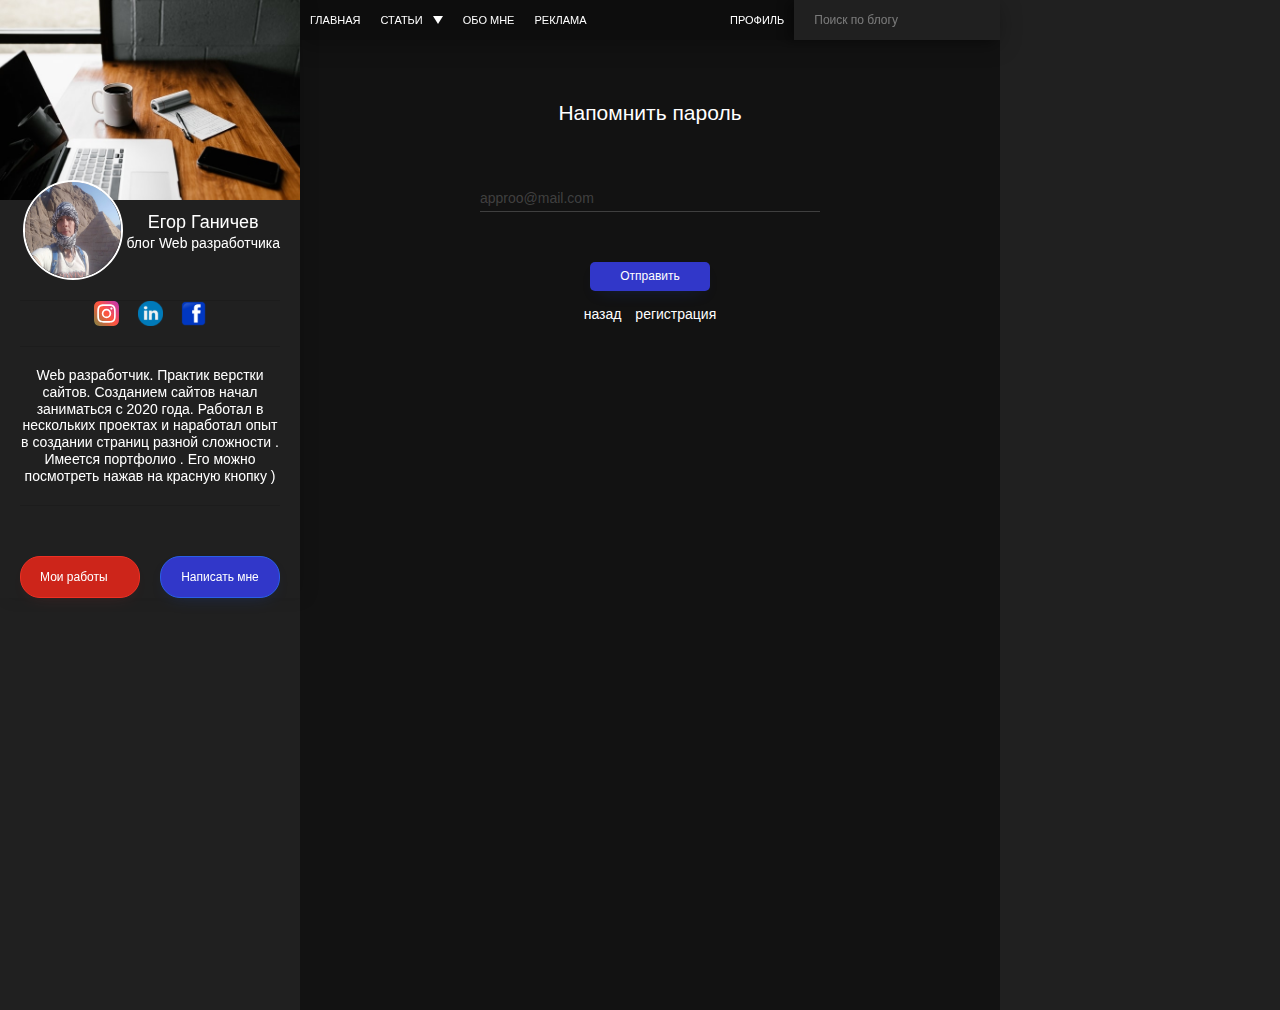
<file: forgot.html>
<!DOCTYPE html>
<html lang="en">

<head>
    <meta charset="UTF-8">
    <link rel="stylesheet" href="assets/css/style.min.css">
    
    <!-- Useful meta tags -->
    <meta http-equiv="x-ua-compatible" content="ie=edge">
    <meta name="viewport" content="width=device-width, initial-scale=1, shrink-to-fit=no">
    <meta name="robots" content="index, follow">
    <meta name="google" content="notranslate">
    <meta name="format-detection" content="telephone=no">
    <meta name="description" content="">
    
    <link rel="apple-touch-icon" sizes="180x180" href="assets/images/favicon/apple-touch-icon.png">
    <link rel="icon" type="image/png" sizes="32x32" href="assets/images/favicon/favicon-32x32.png">
    <link rel="icon" type="image/x-icon" sizes="16x16" href="assets/images/favicon/favicon.ico">
    <link rel="mask-icon" href="assets/images/favicon/safari-pinned-tab.svg" color="#5bbad5">
    <meta name="msapplication-TileColor" content="#da532c">
    <meta name="theme-color" content="#1e0b0b">
    
    
    <title>forgot</title>
</head>

<!-- class="open-menu" -->
<!-- class="no-scroll" -->
<body>

    <div class="page" id="page">

         <!-- header -->
        <header class="header">
          <div class="header__left">
            <nav class="nav">
              <ul class="nav__list">
                <li class="nav__list-item">
                  <a class="nav__link" href="index.html">
                    Главная
                  </a>
                </li>
                <li class="nav__list-item ">
                  <a class="nav__link nav__drop" href="#">
                    Статьи
                  </a>
                  <ul class="nav__drop-list">
                    <li><a href="post.html">Создание сайтов</a></li>
                    <li><a href="post.html">Интернет-маркетинг</a></li>
                    <li><a href="post.html">Продвижение видео</a></li>
                  </ul>
                </li>
                <li class="nav__list-item">
                  <a class="nav__link" href="about.html">
                    Oбо мне
                  </a>
                </li>
                <li class="nav__list-item">
                  <a class="nav__link" href="advertis.html">
                    Реклама
                  </a>
                </li>
              </ul>
            </nav>
        
            <button class="burger active" type="button" id="sidebarToggle">
              <span class="burger__line">открыть навигацию</span>
            </button>
        
          </div>
          <div class="header__right">
            <nav class="nav">
              <ul class="nav__list">
                <li class="nav__list-item">
                  <a class="nav__link" href="profile.html">
                    Профиль
                  </a>
                </li>
                <!-- <li class="nav__list-item">
                            <a class="nav__link" href="#">
                                Профиль
                            </a>
                        </li> -->
        
              </ul>
            </nav>
            <form class="header__search search" action="search-page.html" method="get">
              <input class="search__input" type="text" placeholder="Поиск по блогу">
            </form>
          </div>
        </header>
        <!-- sidebar -->
        <aside class="sidebar" id="sidebar">
        
          <div class="sidebar__header">
            <img src="assets/images/aside-bg.jpg" alt="pict">
          </div>
        
          <div class="sidebar__content ">
            <div class="sidebar__profile profile">
        
              <div class="sidebar__mobile-author">
        
                <div class="profile__avatar">
                  <img class="profile__img" src="assets/images/avatar.jpg" alt="pict">
                </div>
        
                <div class="profile__mobile-box">
        
                  <h5 class="profile__name">Егор Ганичев</h5>
        
                  <p class="profile__position">
                    блог Web разработчика
                  </p>
                </div>
              </div>
        
              <ul class="profile__socials">
                <li>
                  <a class="profile__socials-link" href="https://www.instagram.com/egor_web_dev/?hl=ru" target="_blanc">
                    <img src="assets/images/instagram.svg" alt="insta">
                  </a>
                </li>
        
                <li>
                  <a class="profile__socials-link"
                    href="https://www.linkedin.com/feed/?trk=eml-security_apr_email_confirm-null-7-null" target="_blanc">
                    <img src="assets/images/linkedin.svg" alt="pinterest">
                  </a>
                </li>
        
                <li>
                  <a class="profile__socials-link" href="https://www.facebook.com/yegor.ganichev" target="_blanc">
                    <img src="assets/images/fb1.svg" alt="fb">
                  </a>
                </li>
              </ul>
        
              <p class="profile__about">
                Web разработчик. Практик верстки сайтов.
                Созданием сайтов начал заниматься с 2020 года. Работал в нескольких проектах и наработал опыт
                в создании страниц разной сложности . Имеется портфолио . Его можно посмотреть нажав на красную кнопку )
              </p>
            </div>
        
            <nav class="nav nav--mobile">
              <ul class="nav__list">
                <li class="nav__list-item">
                  <a class="nav__link" href="index.html">
                    Главная
                  </a>
                </li>
                <li class="nav__list-item ">
                  <a class="nav__link nav__drop" href="#">
                    Статьи
                  </a>
                  <ul class="nav__drop-list">
                    <li><a href="post.html">Создание сайтов</a></li>
                    <li><a href="post.html">Интернет-маркетинг</a></li>
                    <li><a href="post.html">Продвижение видео</a></li>
                  </ul>
                </li>
                <li class="nav__list-item">
                  <a class="nav__link" href="index.html">
                    Oбо мне
                  </a>
                </li>
                <li class="nav__list-item">
                  <a class="nav__link" href="advertis.html">
                    Реклама
                  </a>
                </li>
                <li class="nav__list-item">
                  <a class="nav__link" href="profile.html">
                    Профиль
                  </a>
                </li>
                <li class="nav__list-item">
                  <a class="nav__link" href="#">
                    exit
                  </a>
                </li>
              </ul>
        
            </nav>
          </div>
             
          <div class="sidebar__footer">
            <a class="sidebar__btn btn--red" href="works.html">Мои работы</a>
           <button class="sidebar__btn btn--blue" data-modal="contact-modal">Написать мне</button>
            <!-- <a class="sidebar__btn btn--blue" href="https://t.me/mauler2007">Написать мне</a> -->
          </div>
        
        </aside>    
        <!-- main -->
        <main class="main">
           <div class="container">

               <div class="login">
                   <form class="form" id="login-form" action="/" method="post">
                       <h1 class="login__title page-title">Напомнить пароль</h1>
               
                       <div class="form__input-box">
                           <div class="form__item">
                               <input class="form__row form__input-name" type="text" placeholder="approo@mail.com" requred>
                               <span class="form__underline"></span>
                           </div>
                       </div>
               
                       <button class="form__btn sidebar__btn btn--blue btn--noborder" type="submit">Отправить</button>
                        <div class="form__action">
                            <a class="form__action-forgot" href="#">назад</a>
                            <a class="form__action-registration" href="profile.html">регистрация</a>
                        </div>
                   </form>
               </div>
               
            </div>
        </main>

         <div class="modal" id="contact-modal">
             <div class="modal__inner">
                 <button class="modal__close" type="button">
                     <svg width="20" height="20" viewBox="0 0 20 20" fill="none" xmlns="http://www.w3.org/2000/svg">
                         <path d="M11.1047 10.0008L19.7709 1.33447C20.0761 1.02935 20.0761 0.534663 19.7709 0.229585C19.4658 -0.0754924 18.9711 -0.0755315 18.6661 0.229585L9.99975 8.8959L1.33347 0.229585C1.02836 -0.0755315 0.533671 -0.0755315 0.228593 0.229585C-0.0764842 0.534702 -0.0765233 1.02939 0.228593 1.33447L8.89487 10.0007L0.228593 18.667C-0.0765233 18.9722 -0.0765233 19.4669 0.228593 19.7719C0.381132 19.9245 0.581093 20.0007 0.781053 20.0007C0.981014 20.0007 1.18094 19.9245 1.33351 19.7719L9.99975 11.1057L18.666 19.7719C18.8186 19.9245 19.0185 20.0007 19.2185 20.0007C19.4184 20.0007 19.6184 19.9245 19.7709 19.7719C20.0761 19.4668 20.0761 18.9721 19.7709 18.667L11.1047 10.0008Z" fill="white"/>
                         </svg>
                 </button>
                 
                 <form class="form" action="/" method="post">
                     <div class="form__inner">
                         <div class="form__input-box">
                             <div class="form__item">
                                 <input class="form__row form__input-name " 
                                 type="text" 
                                 placeholder=" Иванов Иван Иванович" 
                                 requred>
                                 <span class="form__underline"></span>
                             </div>
                             <div class="form__item">
                                 <input class="form__row form__input-email " type="email" placeholder="Ivanov@mail.com" value="Ivanov@mail.ru" requred>
                                 <span class="form__underline"></span>
                             </div>
                             <div class="form__item">
                                 <textarea  class="form__row form__textarea" name="form-textarea" id="modal-textarea" placeholder="Текст сообщения"></textarea>
                                 <span class="form__underline"></span>
                             </div>
                             <!-- <textarea class="addpost__text" name="text-msg" placeholder="Напишите что-нибудь"></textarea> -->
         
                         </div>
                       
                     </div>
                     <button class="form__btn sidebar__btn btn--blue btn--noborder" type="submit">Сохранить</button>
                 </form>
                 <div class="modal__footer">
                     <a class="modal__sendmsg" href="mailto:mauler2007@gmail.com ">e-mail: mauler2007@gmail.com</a>
                     <a class="modal__call" href="tel:+380962282460">тел: +38-096-228-24-60</a>
                 </div>
             </div>
         </div>         <div class="modal">
           <!-- id="contact-modal" -->
             <div class="modal__inner">
                 <button class="modal__close" type="button">
                     <svg width="20" height="20" viewBox="0 0 20 20" fill="none" xmlns="http://www.w3.org/2000/svg">
                         <path d="M11.1047 10.0008L19.7709 1.33447C20.0761 1.02935 20.0761 0.534663 19.7709 0.229585C19.4658 -0.0754924 18.9711 -0.0755315 18.6661 0.229585L9.99975 8.8959L1.33347 0.229585C1.02836 -0.0755315 0.533671 -0.0755315 0.228593 0.229585C-0.0764842 0.534702 -0.0765233 1.02939 0.228593 1.33447L8.89487 10.0007L0.228593 18.667C-0.0765233 18.9722 -0.0765233 19.4669 0.228593 19.7719C0.381132 19.9245 0.581093 20.0007 0.781053 20.0007C0.981014 20.0007 1.18094 19.9245 1.33351 19.7719L9.99975 11.1057L18.666 19.7719C18.8186 19.9245 19.0185 20.0007 19.2185 20.0007C19.4184 20.0007 19.6184 19.9245 19.7709 19.7719C20.0761 19.4668 20.0761 18.9721 19.7709 18.667L11.1047 10.0008Z" fill="white"/>
                         </svg>
                 </button>
         
         
                 <ul class="modal__list">
                     <li class="modal__item">
                         <a class="modal__link" href="#">
                             <img src="assets/images/fb1.svg " alt="facebook">
                         </a>
                     </li>
                     <li class="modal__item">
                         <a class="modal__link" href="#">
                             <img src="assets/images/twitter.svg " alt="twitter">
                         </a>
                     </li>
                     <li class="modal__item">
                         <a class="modal__link" href="#">
                             <img src="assets/images/linkedin.svg " alt="linkedin ">
                         </a>
                     </li>
                     <li class="modal__item">
                         <a class="modal__link" href="#">
                             <img src="assets/images/instagram.svg" alt="insta">
                         </a>
                     </li>
                 </ul>
             </div>
         </div>         <div class="modal" id="story-modal">
             <div class="modal__inner modal__inner--story">
                
                 <video class="modal__video" src="" poster="https://placehold.it/420x580"></video>
                 
             </div>
         </div>
        <!-- <footer>Footer</footer>
 -->
    </div>

    <script src="assets/js/app.js"></script>
    <!-- <script src="https://ajax.googleapis.com/ajax/libs/jquery/3.5.1/jquery.min.js"></script> -->
</body>

</html>
</file>
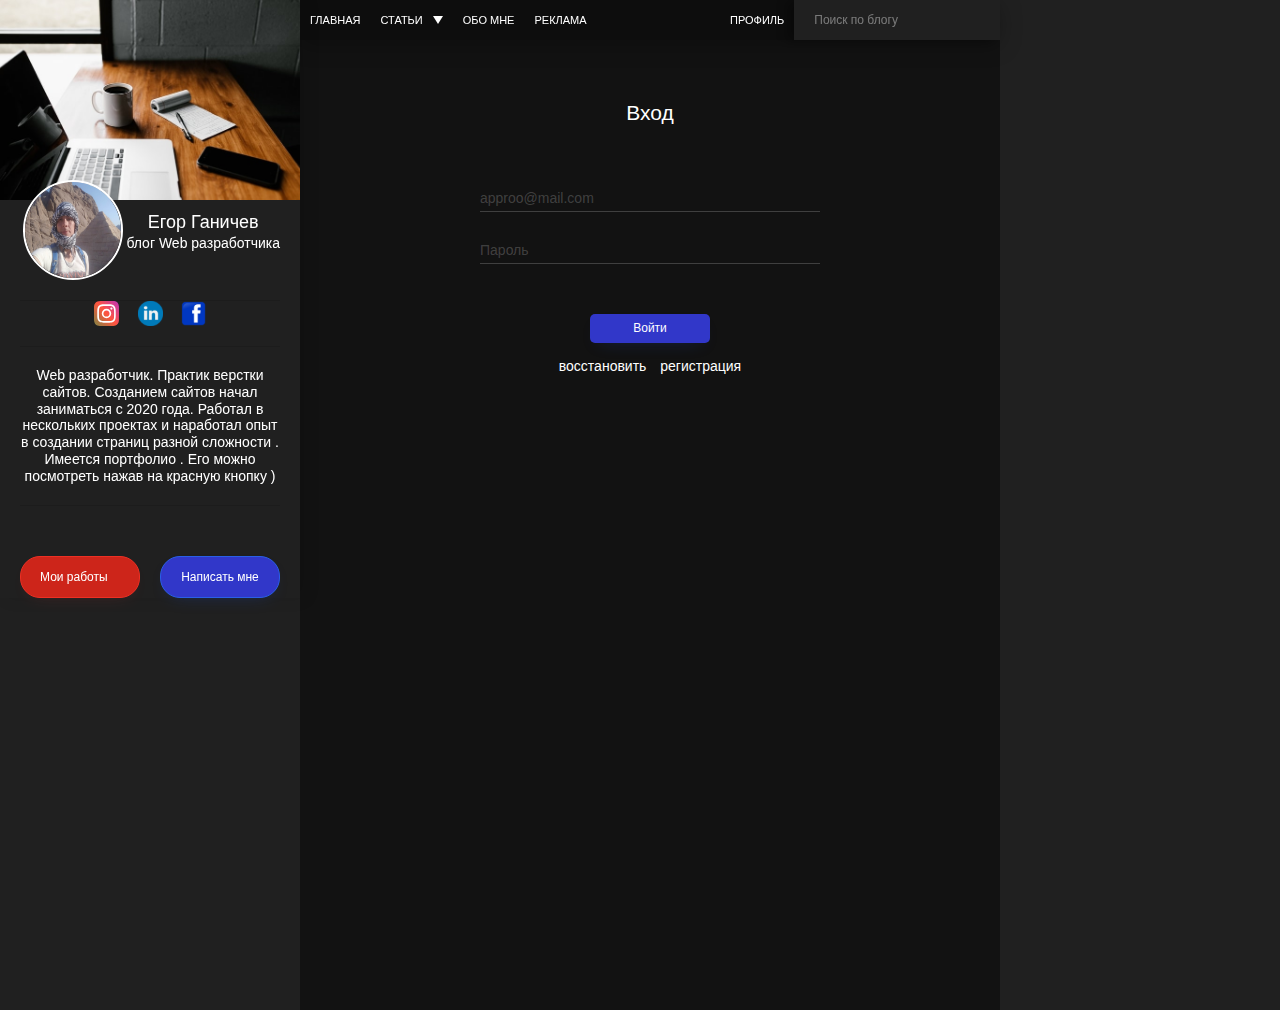
<file: login.html>
<!DOCTYPE html>
<html lang="en">

<head>
    <meta charset="UTF-8">
    <link rel="stylesheet" href="assets/css/style.min.css">
    
    <!-- Useful meta tags -->
    <meta http-equiv="x-ua-compatible" content="ie=edge">
    <meta name="viewport" content="width=device-width, initial-scale=1, shrink-to-fit=no">
    <meta name="robots" content="index, follow">
    <meta name="google" content="notranslate">
    <meta name="format-detection" content="telephone=no">
    <meta name="description" content="">
    
    <link rel="apple-touch-icon" sizes="180x180" href="assets/images/favicon/apple-touch-icon.png">
    <link rel="icon" type="image/png" sizes="32x32" href="assets/images/favicon/favicon-32x32.png">
    <link rel="icon" type="image/x-icon" sizes="16x16" href="assets/images/favicon/favicon.ico">
    <link rel="mask-icon" href="assets/images/favicon/safari-pinned-tab.svg" color="#5bbad5">
    <meta name="msapplication-TileColor" content="#da532c">
    <meta name="theme-color" content="#1e0b0b">
    
    
    <title>login-page</title>
</head>

<!-- class="open-menu" -->
<!-- class="no-scroll" -->
<body>

    <div class="page" id="page">

         <!-- header -->
        <header class="header">
          <div class="header__left">
            <nav class="nav">
              <ul class="nav__list">
                <li class="nav__list-item">
                  <a class="nav__link" href="index.html">
                    Главная
                  </a>
                </li>
                <li class="nav__list-item ">
                  <a class="nav__link nav__drop" href="#">
                    Статьи
                  </a>
                  <ul class="nav__drop-list">
                    <li><a href="post.html">Создание сайтов</a></li>
                    <li><a href="post.html">Интернет-маркетинг</a></li>
                    <li><a href="post.html">Продвижение видео</a></li>
                  </ul>
                </li>
                <li class="nav__list-item">
                  <a class="nav__link" href="about.html">
                    Oбо мне
                  </a>
                </li>
                <li class="nav__list-item">
                  <a class="nav__link" href="advertis.html">
                    Реклама
                  </a>
                </li>
              </ul>
            </nav>
        
            <button class="burger active" type="button" id="sidebarToggle">
              <span class="burger__line">открыть навигацию</span>
            </button>
        
          </div>
          <div class="header__right">
            <nav class="nav">
              <ul class="nav__list">
                <li class="nav__list-item">
                  <a class="nav__link" href="profile.html">
                    Профиль
                  </a>
                </li>
                <!-- <li class="nav__list-item">
                            <a class="nav__link" href="#">
                                Профиль
                            </a>
                        </li> -->
        
              </ul>
            </nav>
            <form class="header__search search" action="search-page.html" method="get">
              <input class="search__input" type="text" placeholder="Поиск по блогу">
            </form>
          </div>
        </header>
        <!-- sidebar -->
        <aside class="sidebar" id="sidebar">
        
          <div class="sidebar__header">
            <img src="assets/images/aside-bg.jpg" alt="pict">
          </div>
        
          <div class="sidebar__content ">
            <div class="sidebar__profile profile">
        
              <div class="sidebar__mobile-author">
        
                <div class="profile__avatar">
                  <img class="profile__img" src="assets/images/avatar.jpg" alt="pict">
                </div>
        
                <div class="profile__mobile-box">
        
                  <h5 class="profile__name">Егор Ганичев</h5>
        
                  <p class="profile__position">
                    блог Web разработчика
                  </p>
                </div>
              </div>
        
              <ul class="profile__socials">
                <li>
                  <a class="profile__socials-link" href="https://www.instagram.com/egor_web_dev/?hl=ru" target="_blanc">
                    <img src="assets/images/instagram.svg" alt="insta">
                  </a>
                </li>
        
                <li>
                  <a class="profile__socials-link"
                    href="https://www.linkedin.com/feed/?trk=eml-security_apr_email_confirm-null-7-null" target="_blanc">
                    <img src="assets/images/linkedin.svg" alt="pinterest">
                  </a>
                </li>
        
                <li>
                  <a class="profile__socials-link" href="https://www.facebook.com/yegor.ganichev" target="_blanc">
                    <img src="assets/images/fb1.svg" alt="fb">
                  </a>
                </li>
              </ul>
        
              <p class="profile__about">
                Web разработчик. Практик верстки сайтов.
                Созданием сайтов начал заниматься с 2020 года. Работал в нескольких проектах и наработал опыт
                в создании страниц разной сложности . Имеется портфолио . Его можно посмотреть нажав на красную кнопку )
              </p>
            </div>
        
            <nav class="nav nav--mobile">
              <ul class="nav__list">
                <li class="nav__list-item">
                  <a class="nav__link" href="index.html">
                    Главная
                  </a>
                </li>
                <li class="nav__list-item ">
                  <a class="nav__link nav__drop" href="#">
                    Статьи
                  </a>
                  <ul class="nav__drop-list">
                    <li><a href="post.html">Создание сайтов</a></li>
                    <li><a href="post.html">Интернет-маркетинг</a></li>
                    <li><a href="post.html">Продвижение видео</a></li>
                  </ul>
                </li>
                <li class="nav__list-item">
                  <a class="nav__link" href="index.html">
                    Oбо мне
                  </a>
                </li>
                <li class="nav__list-item">
                  <a class="nav__link" href="advertis.html">
                    Реклама
                  </a>
                </li>
                <li class="nav__list-item">
                  <a class="nav__link" href="profile.html">
                    Профиль
                  </a>
                </li>
                <li class="nav__list-item">
                  <a class="nav__link" href="#">
                    exit
                  </a>
                </li>
              </ul>
        
            </nav>
          </div>
             
          <div class="sidebar__footer">
            <a class="sidebar__btn btn--red" href="works.html">Мои работы</a>
           <button class="sidebar__btn btn--blue" data-modal="contact-modal">Написать мне</button>
            <!-- <a class="sidebar__btn btn--blue" href="https://t.me/mauler2007">Написать мне</a> -->
          </div>
        
        </aside>    
        <!-- main -->
        <main class="main">
           <div class="container">

               <div class="login">
                   <form class="form" id="login-form" action="/" method="post">
                       <h1 class="login__title page-title">Вход</h1>
               
                       <div class="form__input-box">
                           <div class="form__item">
                               <input class="form__row form__input-name" type="text" placeholder="approo@mail.com" requred>
                               <span class="form__underline"></span>
                           </div>
                           <div class="form__item">
                               <input class="form__row form__input-email" type="email" placeholder="Пароль" requred>
                               <span class="form__underline"></span>
                           </div>
                       </div>
                       <button class="form__btn sidebar__btn btn--blue btn--noborder" type="submit">Войти</button>
                        <div class="form__action">
                            <a class="form__action-forgot" href="forgot.html">восстановить</a>
                            <a class="form__action-registration" href="profile.html">регистрация</a>
                        </div>
                   </form>
               </div> 
               
            </div>
        </main>

         <div class="modal" id="contact-modal">
             <div class="modal__inner">
                 <button class="modal__close" type="button">
                     <svg width="20" height="20" viewBox="0 0 20 20" fill="none" xmlns="http://www.w3.org/2000/svg">
                         <path d="M11.1047 10.0008L19.7709 1.33447C20.0761 1.02935 20.0761 0.534663 19.7709 0.229585C19.4658 -0.0754924 18.9711 -0.0755315 18.6661 0.229585L9.99975 8.8959L1.33347 0.229585C1.02836 -0.0755315 0.533671 -0.0755315 0.228593 0.229585C-0.0764842 0.534702 -0.0765233 1.02939 0.228593 1.33447L8.89487 10.0007L0.228593 18.667C-0.0765233 18.9722 -0.0765233 19.4669 0.228593 19.7719C0.381132 19.9245 0.581093 20.0007 0.781053 20.0007C0.981014 20.0007 1.18094 19.9245 1.33351 19.7719L9.99975 11.1057L18.666 19.7719C18.8186 19.9245 19.0185 20.0007 19.2185 20.0007C19.4184 20.0007 19.6184 19.9245 19.7709 19.7719C20.0761 19.4668 20.0761 18.9721 19.7709 18.667L11.1047 10.0008Z" fill="white"/>
                         </svg>
                 </button>
                 
                 <form class="form" action="/" method="post">
                     <div class="form__inner">
                         <div class="form__input-box">
                             <div class="form__item">
                                 <input class="form__row form__input-name " 
                                 type="text" 
                                 placeholder=" Иванов Иван Иванович" 
                                 requred>
                                 <span class="form__underline"></span>
                             </div>
                             <div class="form__item">
                                 <input class="form__row form__input-email " type="email" placeholder="Ivanov@mail.com" value="Ivanov@mail.ru" requred>
                                 <span class="form__underline"></span>
                             </div>
                             <div class="form__item">
                                 <textarea  class="form__row form__textarea" name="form-textarea" id="modal-textarea" placeholder="Текст сообщения"></textarea>
                                 <span class="form__underline"></span>
                             </div>
                             <!-- <textarea class="addpost__text" name="text-msg" placeholder="Напишите что-нибудь"></textarea> -->
         
                         </div>
                       
                     </div>
                     <button class="form__btn sidebar__btn btn--blue btn--noborder" type="submit">Сохранить</button>
                 </form>
                 <div class="modal__footer">
                     <a class="modal__sendmsg" href="mailto:mauler2007@gmail.com ">e-mail: mauler2007@gmail.com</a>
                     <a class="modal__call" href="tel:+380962282460">тел: +38-096-228-24-60</a>
                 </div>
             </div>
         </div>         <div class="modal">
           <!-- id="contact-modal" -->
             <div class="modal__inner">
                 <button class="modal__close" type="button">
                     <svg width="20" height="20" viewBox="0 0 20 20" fill="none" xmlns="http://www.w3.org/2000/svg">
                         <path d="M11.1047 10.0008L19.7709 1.33447C20.0761 1.02935 20.0761 0.534663 19.7709 0.229585C19.4658 -0.0754924 18.9711 -0.0755315 18.6661 0.229585L9.99975 8.8959L1.33347 0.229585C1.02836 -0.0755315 0.533671 -0.0755315 0.228593 0.229585C-0.0764842 0.534702 -0.0765233 1.02939 0.228593 1.33447L8.89487 10.0007L0.228593 18.667C-0.0765233 18.9722 -0.0765233 19.4669 0.228593 19.7719C0.381132 19.9245 0.581093 20.0007 0.781053 20.0007C0.981014 20.0007 1.18094 19.9245 1.33351 19.7719L9.99975 11.1057L18.666 19.7719C18.8186 19.9245 19.0185 20.0007 19.2185 20.0007C19.4184 20.0007 19.6184 19.9245 19.7709 19.7719C20.0761 19.4668 20.0761 18.9721 19.7709 18.667L11.1047 10.0008Z" fill="white"/>
                         </svg>
                 </button>
         
         
                 <ul class="modal__list">
                     <li class="modal__item">
                         <a class="modal__link" href="#">
                             <img src="assets/images/fb1.svg " alt="facebook">
                         </a>
                     </li>
                     <li class="modal__item">
                         <a class="modal__link" href="#">
                             <img src="assets/images/twitter.svg " alt="twitter">
                         </a>
                     </li>
                     <li class="modal__item">
                         <a class="modal__link" href="#">
                             <img src="assets/images/linkedin.svg " alt="linkedin ">
                         </a>
                     </li>
                     <li class="modal__item">
                         <a class="modal__link" href="#">
                             <img src="assets/images/instagram.svg" alt="insta">
                         </a>
                     </li>
                 </ul>
             </div>
         </div>         <div class="modal" id="story-modal">
             <div class="modal__inner modal__inner--story">
                
                 <video class="modal__video" src="" poster="https://placehold.it/420x580"></video>
                 
             </div>
         </div>
        <!-- <footer>Footer</footer>
 -->
    </div>

    <script src="assets/js/app.js"></script>
    <!-- <script src="https://ajax.googleapis.com/ajax/libs/jquery/3.5.1/jquery.min.js"></script> -->
</body>

</html>
</file>
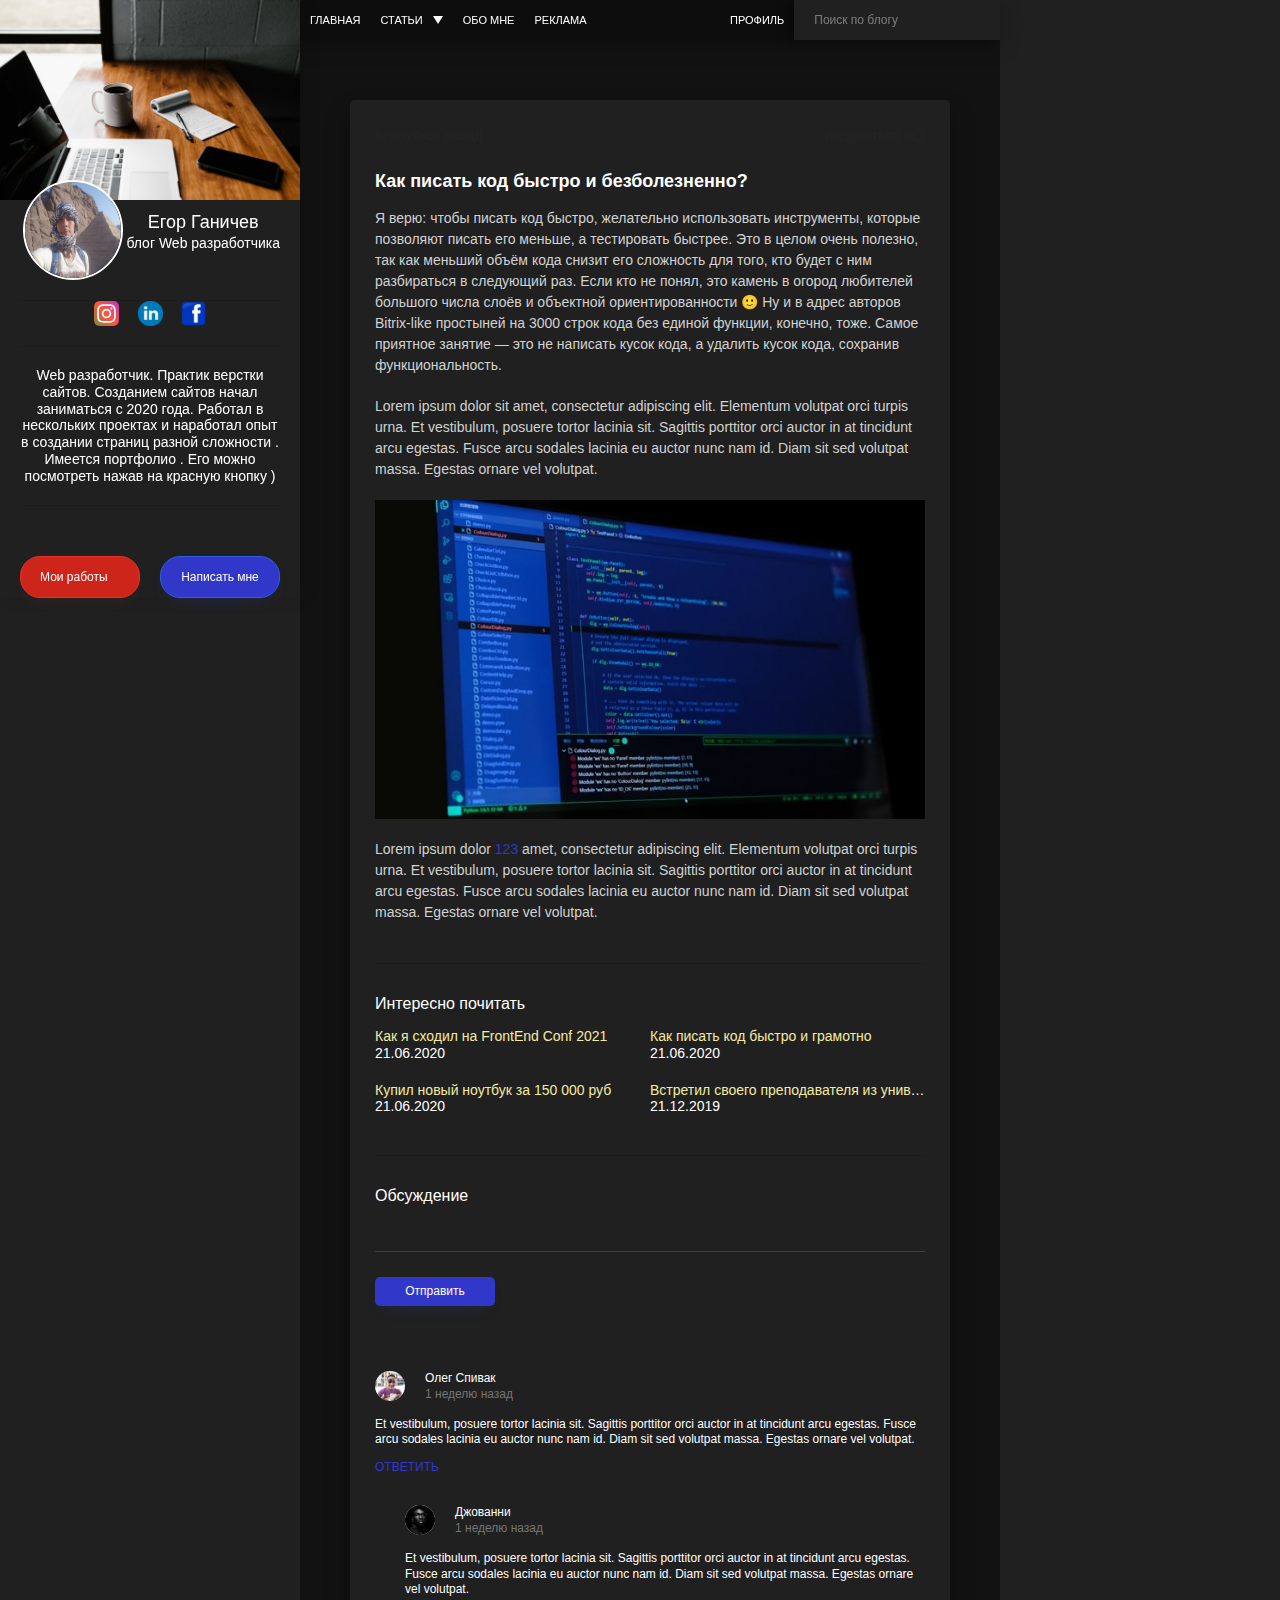
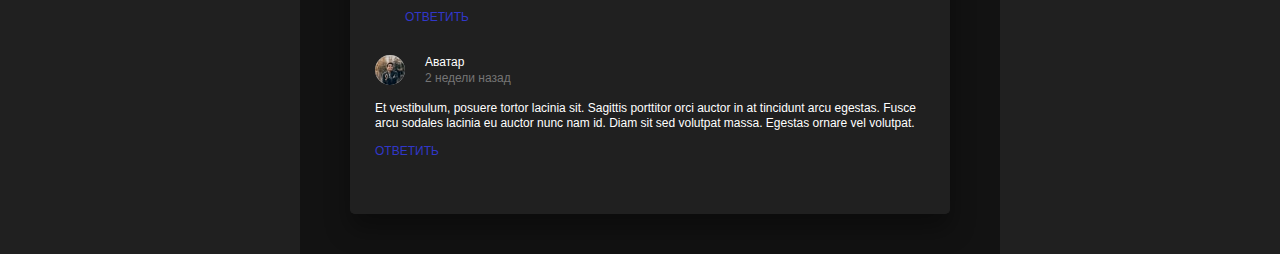
<file: post.html>
<!DOCTYPE html>
<html lang="en">

<head>
    <meta charset="UTF-8">
    <link rel="stylesheet" href="assets/css/style.min.css">
    
    <!-- Useful meta tags -->
    <meta http-equiv="x-ua-compatible" content="ie=edge">
    <meta name="viewport" content="width=device-width, initial-scale=1, shrink-to-fit=no">
    <meta name="robots" content="index, follow">
    <meta name="google" content="notranslate">
    <meta name="format-detection" content="telephone=no">
    <meta name="description" content="">
    
    <link rel="apple-touch-icon" sizes="180x180" href="assets/images/favicon/apple-touch-icon.png">
    <link rel="icon" type="image/png" sizes="32x32" href="assets/images/favicon/favicon-32x32.png">
    <link rel="icon" type="image/x-icon" sizes="16x16" href="assets/images/favicon/favicon.ico">
    <link rel="mask-icon" href="assets/images/favicon/safari-pinned-tab.svg" color="#5bbad5">
    <meta name="msapplication-TileColor" content="#da532c">
    <meta name="theme-color" content="#1e0b0b">
    
    
    <title>post</title>
</head>

<!-- class="open-menu" -->
<!-- class="no-scroll" -->
<body>

    <div class="page" id="page">

         <!-- header -->
        <header class="header">
          <div class="header__left">
            <nav class="nav">
              <ul class="nav__list">
                <li class="nav__list-item">
                  <a class="nav__link" href="index.html">
                    Главная
                  </a>
                </li>
                <li class="nav__list-item ">
                  <a class="nav__link nav__drop" href="#">
                    Статьи
                  </a>
                  <ul class="nav__drop-list">
                    <li><a href="post.html">Создание сайтов</a></li>
                    <li><a href="post.html">Интернет-маркетинг</a></li>
                    <li><a href="post.html">Продвижение видео</a></li>
                  </ul>
                </li>
                <li class="nav__list-item">
                  <a class="nav__link" href="about.html">
                    Oбо мне
                  </a>
                </li>
                <li class="nav__list-item">
                  <a class="nav__link" href="advertis.html">
                    Реклама
                  </a>
                </li>
              </ul>
            </nav>
        
            <button class="burger active" type="button" id="sidebarToggle">
              <span class="burger__line">открыть навигацию</span>
            </button>
        
          </div>
          <div class="header__right">
            <nav class="nav">
              <ul class="nav__list">
                <li class="nav__list-item">
                  <a class="nav__link" href="profile.html">
                    Профиль
                  </a>
                </li>
                <!-- <li class="nav__list-item">
                            <a class="nav__link" href="#">
                                Профиль
                            </a>
                        </li> -->
        
              </ul>
            </nav>
            <form class="header__search search" action="search-page.html" method="get">
              <input class="search__input" type="text" placeholder="Поиск по блогу">
            </form>
          </div>
        </header>
        <!-- sidebar -->
        <aside class="sidebar" id="sidebar">
        
          <div class="sidebar__header">
            <img src="assets/images/aside-bg.jpg" alt="pict">
          </div>
        
          <div class="sidebar__content ">
            <div class="sidebar__profile profile">
        
              <div class="sidebar__mobile-author">
        
                <div class="profile__avatar">
                  <img class="profile__img" src="assets/images/avatar.jpg" alt="pict">
                </div>
        
                <div class="profile__mobile-box">
        
                  <h5 class="profile__name">Егор Ганичев</h5>
        
                  <p class="profile__position">
                    блог Web разработчика
                  </p>
                </div>
              </div>
        
              <ul class="profile__socials">
                <li>
                  <a class="profile__socials-link" href="https://www.instagram.com/egor_web_dev/?hl=ru" target="_blanc">
                    <img src="assets/images/instagram.svg" alt="insta">
                  </a>
                </li>
        
                <li>
                  <a class="profile__socials-link"
                    href="https://www.linkedin.com/feed/?trk=eml-security_apr_email_confirm-null-7-null" target="_blanc">
                    <img src="assets/images/linkedin.svg" alt="pinterest">
                  </a>
                </li>
        
                <li>
                  <a class="profile__socials-link" href="https://www.facebook.com/yegor.ganichev" target="_blanc">
                    <img src="assets/images/fb1.svg" alt="fb">
                  </a>
                </li>
              </ul>
        
              <p class="profile__about">
                Web разработчик. Практик верстки сайтов.
                Созданием сайтов начал заниматься с 2020 года. Работал в нескольких проектах и наработал опыт
                в создании страниц разной сложности . Имеется портфолио . Его можно посмотреть нажав на красную кнопку )
              </p>
            </div>
        
            <nav class="nav nav--mobile">
              <ul class="nav__list">
                <li class="nav__list-item">
                  <a class="nav__link" href="index.html">
                    Главная
                  </a>
                </li>
                <li class="nav__list-item ">
                  <a class="nav__link nav__drop" href="#">
                    Статьи
                  </a>
                  <ul class="nav__drop-list">
                    <li><a href="post.html">Создание сайтов</a></li>
                    <li><a href="post.html">Интернет-маркетинг</a></li>
                    <li><a href="post.html">Продвижение видео</a></li>
                  </ul>
                </li>
                <li class="nav__list-item">
                  <a class="nav__link" href="index.html">
                    Oбо мне
                  </a>
                </li>
                <li class="nav__list-item">
                  <a class="nav__link" href="advertis.html">
                    Реклама
                  </a>
                </li>
                <li class="nav__list-item">
                  <a class="nav__link" href="profile.html">
                    Профиль
                  </a>
                </li>
                <li class="nav__list-item">
                  <a class="nav__link" href="#">
                    exit
                  </a>
                </li>
              </ul>
        
            </nav>
          </div>
             
          <div class="sidebar__footer">
            <a class="sidebar__btn btn--red" href="works.html">Мои работы</a>
           <button class="sidebar__btn btn--blue" data-modal="contact-modal">Написать мне</button>
            <!-- <a class="sidebar__btn btn--blue" href="https://t.me/mauler2007">Написать мне</a> -->
          </div>
        
        </aside>    
        <!-- main -->
        <main class="main">
           <div class="container">

               
               <article class="post">
               
                   <!-- <div class="post__image">
                       <img class="post__image-img" src="assets/images/post1.jpg" alt="pict">
                   </div> -->
               
                   <div class="post__inner">
               
                       <div class="post__actions">
                           <a class="post__actions-back" href="index.html">вернуться назад</a>
                           <a class="post__actions-share" href="#">поделиться<img class="post__actions-shareimg"
                                   src="assets/images/actions-shareicon.svg" alt="shareicon"></a>
                       </div>
               
               
                       <div class="post__content border-bottom">
                           <h1 class="post__title page-title">Как писать код быстро и безболезненно?</h1>
               
                           <p>Я верю: чтобы писать код быстро, желательно использовать инструменты, которые позволяют писать его
                               меньше, а тестировать быстрее. Это в целом очень полезно, так как меньший объём кода снизит его
                               сложность для того, кто будет с ним разбираться в следующий раз. Если кто не понял, это камень в огород
                               любителей большого числа слоёв и объектной ориентированности 🙂 Ну и в адрес авторов Bitrix-like
                               простыней на 3000 строк кода без единой функции, конечно, тоже. Самое приятное занятие — это не написать
                               кусок кода, а удалить кусок кода, сохранив функциональность.
                           </p>
                           <p>Lorem ipsum dolor sit amet, consectetur adipiscing elit. Elementum volutpat orci
                               turpis urna. Et vestibulum, posuere tortor lacinia sit. Sagittis porttitor orci auctor in at tincidunt
                               arcu egestas. Fusce arcu sodales lacinia eu auctor nunc nam id. Diam sit sed volutpat massa. Egestas
                               ornare vel volutpat.
                           </p>
               
                           <p>
                               <img src="assets/images/postimg1.jpg" alt="picture">
                           </p>
                           <p>Lorem ipsum dolor <a>123</a> amet, consectetur adipiscing elit. Elementum volutpat orci
                               turpis urna. Et vestibulum, posuere tortor lacinia sit. Sagittis porttitor orci auctor in at tincidunt
                               arcu egestas. Fusce arcu sodales lacinia eu auctor nunc nam id. Diam sit sed volutpat massa. Egestas
                               ornare vel volutpat.
                           </p>
               
                          
                       </div> <!-- post__content -->
               
                       <div class="related border-bottom">
                           <h2 class="related__title subtitle">Интересно почитать</h2>
                           <ul class="related__list">
                               <li class="related__item">
                                   <h4 class="related__item-title">
                                       <a class="related__link" href="#">Как я сходил на FrontEnd Conf 2021</a>
                                   </h4>
                                   <time datatime="21.06.2020">21.06.2020</time>
                               </li>
                               <li class="related__item">
                                   <h4 class="related__item-title">
                                       <a class="related__link" href="#">Как писать код быстро и грамотно</a>
                                   </h4>
                                   <time datatime="21.06.2020">21.06.2020</time>
                               </li>
                               <li class="related__item">
                                   <h4 class="related__item-title">
                                       <a class="related__link" href="#">Купил новый ноутбук за 150 000 руб</a>
                                   </h4>
                                   <time datatime="21.06.2020">21.06.2020</time>
                               </li>
                               <li class="related__item">
                                   <h4 class="related__item-title">
                                       <a class="related__link" href="#">Встретил своего преподавателя из универа в казино</a>
                                   </h4>
                                   <time datatime="21.06.2020">21.12.2019</time>
                               </li>
                           </ul>
                       </div>
               
                       <div class="post__discusions">
                           <h2 class="post__discusions-title subtitle">Обсуждение</h2>
                           <form class="form" action="/" method="post">
                               <div class="form__item">
                                   <textarea class="form__row form__textarea" name="form-textarea" id="discusions-textarea"
                                       placeholder="Текст комментария" data-autoresize>
                                   </textarea>
                                   <span class="form__underline"></span>
                               </div>
                               <button class="form__btn sidebar__btn btn--blue btn--noborder" type="submit">Отправить</button>
                           </form>
                       </div>
               
                       <ul class="post__comments comments">
                           <li class="comments__item">
                               <div class="comments__profile">
                                   <img class="comments__img" src="assets/images/avatar1.jpg" alt="avatar">
                                   <div class="comments__author">
                                       <h5 class="comments__name">Олег Спивак</h5>
                                       <time class="comments__time" data-time="">1 неделю назад</time>
                                   </div>
                               </div>
                               <p class="comments__text">
                                   Et vestibulum, posuere tortor lacinia sit. Sagittis porttitor orci auctor in at tincidunt arcu
                                   egestas. Fusce arcu sodales lacinia eu auctor nunc nam id. Diam sit sed volutpat massa. Egestas
                                   ornare vel volutpat.
                               </p>
                               <button class="comments__answer-btn" type="button">ответить</button>
               
                               <ul class="comments">
                                   <li class="comments__item">
                                       <div class="comments__profile">
                                           <img class="comments__img" src="assets/images/avatar2.jpg" alt="avatar">
                                           <div class="comments__author">
                                               <h5 class="comments__name">Джованни</h5>
                                               <time class="comments__time" data-time="">1 неделю назад</time>
                                           </div>
                                       </div>
                                       <p class="comments__text">
                                           Et vestibulum, posuere tortor lacinia sit. Sagittis porttitor orci auctor in at tincidunt
                                           arcu egestas. Fusce arcu sodales lacinia eu auctor nunc nam id. Diam sit sed volutpat massa.
                                           Egestas ornare vel volutpat.
                                       </p>
                                       <button class="comments__answer-btn">ответить</button>
                                   </li>
                               </ul>
                           </li>
                           <li class="comments__item">
                               <div class="comments__profile">
                                   <img class="comments__img" src="assets/images/avatar3.jpg" alt="avatar">
                                   <div class="comments__author">
                                       <h5 class="comments__name">Аватар</h5>
                                       <time class="comments__time" data-time="">2 недели назад</time>
                                   </div>
                               </div>
                               <p class="comments__text">
                                   Et vestibulum, posuere tortor lacinia sit. Sagittis porttitor orci auctor in at tincidunt arcu
                                   egestas. Fusce arcu sodales lacinia eu auctor nunc nam id. Diam sit sed volutpat massa. Egestas
                                   ornare vel volutpat.
                               </p>
                               <button class="comments__answer-btn" type="button">ответить</button>
               
                           </li>
                       </ul>
               
               
               
               
               
               
               
               
               
               
               
               
               
               
                       <!-- <div class="post__read read">
                           <div class="read__inner">
                               <div class="read__ivent">Как я сходил на FrontEnd Conf 2021</div>
                               <time class="read__ivent-data" datetime="21.06.2020">21.06.2020</time>
                           </div>
                       </div>
                       <div class="post__read read">
                           <div class="read__inner">
                               <div class="read__ivent">Как я сходил на FrontEnd Conf 2021</div>
                               <time class="read__ivent-data" datetime="21.06.2020">21.06.2020</time>
                           </div>
                       </div>
                       <div class="post__read read">
                           <div class="read__inner">
                               <div class="read__ivent">Как я сходил на FrontEnd Conf 2021</div>
                               <time class="read__ivent-data" datetime="21.06.2020">21.06.2020</time>
                           </div>
                       </div> -->
               
               
                   </div> <!-- post__inner -->
               </article>
               
            </div>
        </main>

         <div class="modal" id="contact-modal">
             <div class="modal__inner">
                 <button class="modal__close" type="button">
                     <svg width="20" height="20" viewBox="0 0 20 20" fill="none" xmlns="http://www.w3.org/2000/svg">
                         <path d="M11.1047 10.0008L19.7709 1.33447C20.0761 1.02935 20.0761 0.534663 19.7709 0.229585C19.4658 -0.0754924 18.9711 -0.0755315 18.6661 0.229585L9.99975 8.8959L1.33347 0.229585C1.02836 -0.0755315 0.533671 -0.0755315 0.228593 0.229585C-0.0764842 0.534702 -0.0765233 1.02939 0.228593 1.33447L8.89487 10.0007L0.228593 18.667C-0.0765233 18.9722 -0.0765233 19.4669 0.228593 19.7719C0.381132 19.9245 0.581093 20.0007 0.781053 20.0007C0.981014 20.0007 1.18094 19.9245 1.33351 19.7719L9.99975 11.1057L18.666 19.7719C18.8186 19.9245 19.0185 20.0007 19.2185 20.0007C19.4184 20.0007 19.6184 19.9245 19.7709 19.7719C20.0761 19.4668 20.0761 18.9721 19.7709 18.667L11.1047 10.0008Z" fill="white"/>
                         </svg>
                 </button>
                 
                 <form class="form" action="/" method="post">
                     <div class="form__inner">
                         <div class="form__input-box">
                             <div class="form__item">
                                 <input class="form__row form__input-name " 
                                 type="text" 
                                 placeholder=" Иванов Иван Иванович" 
                                 requred>
                                 <span class="form__underline"></span>
                             </div>
                             <div class="form__item">
                                 <input class="form__row form__input-email " type="email" placeholder="Ivanov@mail.com" value="Ivanov@mail.ru" requred>
                                 <span class="form__underline"></span>
                             </div>
                             <div class="form__item">
                                 <textarea  class="form__row form__textarea" name="form-textarea" id="modal-textarea" placeholder="Текст сообщения"></textarea>
                                 <span class="form__underline"></span>
                             </div>
                             <!-- <textarea class="addpost__text" name="text-msg" placeholder="Напишите что-нибудь"></textarea> -->
         
                         </div>
                       
                     </div>
                     <button class="form__btn sidebar__btn btn--blue btn--noborder" type="submit">Сохранить</button>
                 </form>
                 <div class="modal__footer">
                     <a class="modal__sendmsg" href="mailto:mauler2007@gmail.com ">e-mail: mauler2007@gmail.com</a>
                     <a class="modal__call" href="tel:+380962282460">тел: +38-096-228-24-60</a>
                 </div>
             </div>
         </div>         <div class="modal">
           <!-- id="contact-modal" -->
             <div class="modal__inner">
                 <button class="modal__close" type="button">
                     <svg width="20" height="20" viewBox="0 0 20 20" fill="none" xmlns="http://www.w3.org/2000/svg">
                         <path d="M11.1047 10.0008L19.7709 1.33447C20.0761 1.02935 20.0761 0.534663 19.7709 0.229585C19.4658 -0.0754924 18.9711 -0.0755315 18.6661 0.229585L9.99975 8.8959L1.33347 0.229585C1.02836 -0.0755315 0.533671 -0.0755315 0.228593 0.229585C-0.0764842 0.534702 -0.0765233 1.02939 0.228593 1.33447L8.89487 10.0007L0.228593 18.667C-0.0765233 18.9722 -0.0765233 19.4669 0.228593 19.7719C0.381132 19.9245 0.581093 20.0007 0.781053 20.0007C0.981014 20.0007 1.18094 19.9245 1.33351 19.7719L9.99975 11.1057L18.666 19.7719C18.8186 19.9245 19.0185 20.0007 19.2185 20.0007C19.4184 20.0007 19.6184 19.9245 19.7709 19.7719C20.0761 19.4668 20.0761 18.9721 19.7709 18.667L11.1047 10.0008Z" fill="white"/>
                         </svg>
                 </button>
         
         
                 <ul class="modal__list">
                     <li class="modal__item">
                         <a class="modal__link" href="#">
                             <img src="assets/images/fb1.svg " alt="facebook">
                         </a>
                     </li>
                     <li class="modal__item">
                         <a class="modal__link" href="#">
                             <img src="assets/images/twitter.svg " alt="twitter">
                         </a>
                     </li>
                     <li class="modal__item">
                         <a class="modal__link" href="#">
                             <img src="assets/images/linkedin.svg " alt="linkedin ">
                         </a>
                     </li>
                     <li class="modal__item">
                         <a class="modal__link" href="#">
                             <img src="assets/images/instagram.svg" alt="insta">
                         </a>
                     </li>
                 </ul>
             </div>
         </div>         <div class="modal" id="story-modal">
             <div class="modal__inner modal__inner--story">
                
                 <video class="modal__video" src="" poster="https://placehold.it/420x580"></video>
                 
             </div>
         </div>
        <!-- <footer>Footer</footer>
 -->
    </div>

    <script src="assets/js/app.js"></script>
    <!-- <script src="https://ajax.googleapis.com/ajax/libs/jquery/3.5.1/jquery.min.js"></script> -->
</body>

</html>
</file>
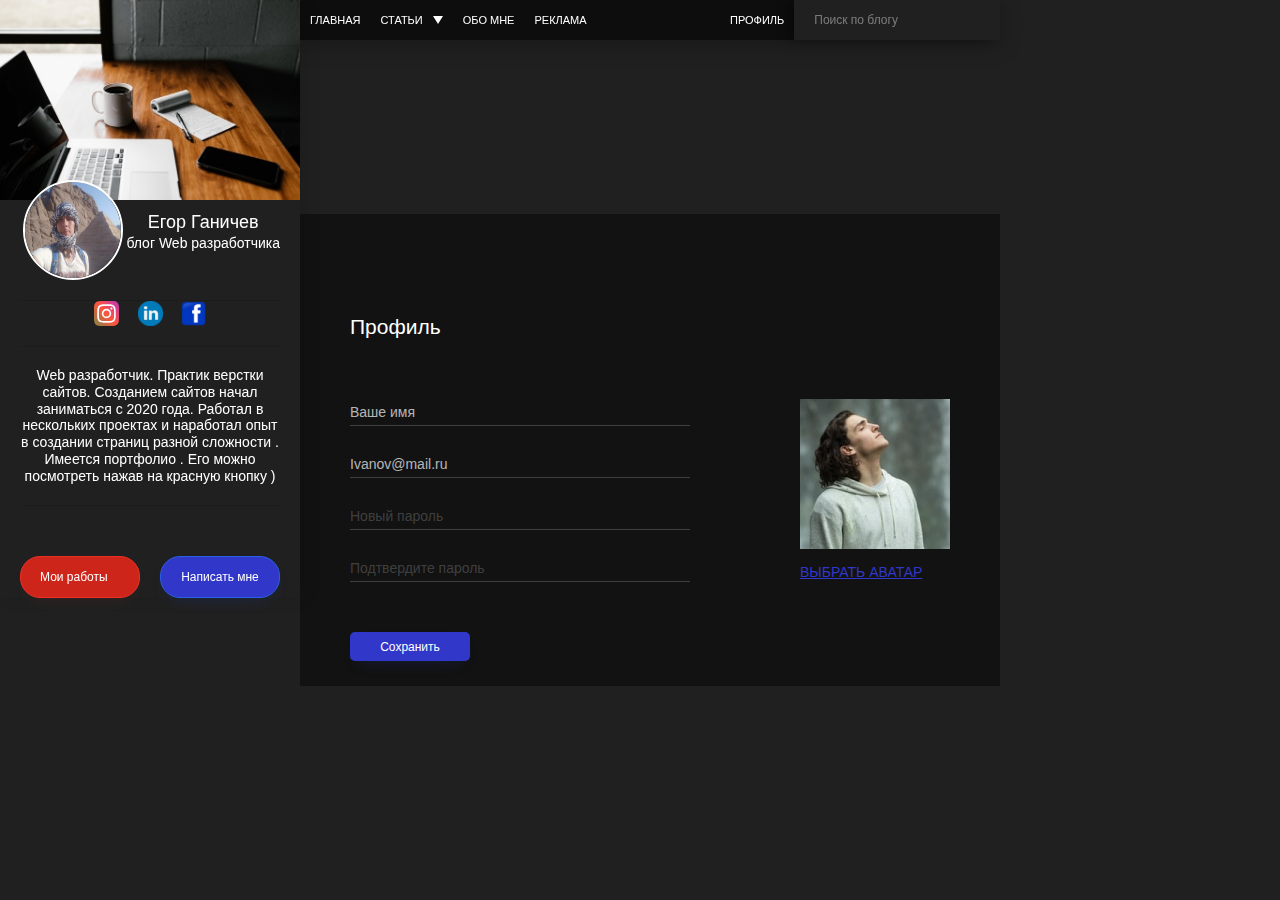
<file: profile.html>
<!DOCTYPE html>
<html lang="en">

<head>
    <meta charset="UTF-8">
    <link rel="stylesheet" href="assets/css/style.min.css">
    
    <!-- Useful meta tags -->
    <meta http-equiv="x-ua-compatible" content="ie=edge">
    <meta name="viewport" content="width=device-width, initial-scale=1, shrink-to-fit=no">
    <meta name="robots" content="index, follow">
    <meta name="google" content="notranslate">
    <meta name="format-detection" content="telephone=no">
    <meta name="description" content="">
    
    <link rel="apple-touch-icon" sizes="180x180" href="assets/images/favicon/apple-touch-icon.png">
    <link rel="icon" type="image/png" sizes="32x32" href="assets/images/favicon/favicon-32x32.png">
    <link rel="icon" type="image/x-icon" sizes="16x16" href="assets/images/favicon/favicon.ico">
    <link rel="mask-icon" href="assets/images/favicon/safari-pinned-tab.svg" color="#5bbad5">
    <meta name="msapplication-TileColor" content="#da532c">
    <meta name="theme-color" content="#1e0b0b">
    
    
    <title>profile</title>
</head>

<!-- class="open-menu" -->
<!-- class="no-scroll" -->
<body>

    <div class="page" id="page">

         <!-- header -->
        <header class="header">
          <div class="header__left">
            <nav class="nav">
              <ul class="nav__list">
                <li class="nav__list-item">
                  <a class="nav__link" href="index.html">
                    Главная
                  </a>
                </li>
                <li class="nav__list-item ">
                  <a class="nav__link nav__drop" href="#">
                    Статьи
                  </a>
                  <ul class="nav__drop-list">
                    <li><a href="post.html">Создание сайтов</a></li>
                    <li><a href="post.html">Интернет-маркетинг</a></li>
                    <li><a href="post.html">Продвижение видео</a></li>
                  </ul>
                </li>
                <li class="nav__list-item">
                  <a class="nav__link" href="about.html">
                    Oбо мне
                  </a>
                </li>
                <li class="nav__list-item">
                  <a class="nav__link" href="advertis.html">
                    Реклама
                  </a>
                </li>
              </ul>
            </nav>
        
            <button class="burger active" type="button" id="sidebarToggle">
              <span class="burger__line">открыть навигацию</span>
            </button>
        
          </div>
          <div class="header__right">
            <nav class="nav">
              <ul class="nav__list">
                <li class="nav__list-item">
                  <a class="nav__link" href="profile.html">
                    Профиль
                  </a>
                </li>
                <!-- <li class="nav__list-item">
                            <a class="nav__link" href="#">
                                Профиль
                            </a>
                        </li> -->
        
              </ul>
            </nav>
            <form class="header__search search" action="search-page.html" method="get">
              <input class="search__input" type="text" placeholder="Поиск по блогу">
            </form>
          </div>
        </header>
        <!-- sidebar -->
        <aside class="sidebar" id="sidebar">
        
          <div class="sidebar__header">
            <img src="assets/images/aside-bg.jpg" alt="pict">
          </div>
        
          <div class="sidebar__content ">
            <div class="sidebar__profile profile">
        
              <div class="sidebar__mobile-author">
        
                <div class="profile__avatar">
                  <img class="profile__img" src="assets/images/avatar.jpg" alt="pict">
                </div>
        
                <div class="profile__mobile-box">
        
                  <h5 class="profile__name">Егор Ганичев</h5>
        
                  <p class="profile__position">
                    блог Web разработчика
                  </p>
                </div>
              </div>
        
              <ul class="profile__socials">
                <li>
                  <a class="profile__socials-link" href="https://www.instagram.com/egor_web_dev/?hl=ru" target="_blanc">
                    <img src="assets/images/instagram.svg" alt="insta">
                  </a>
                </li>
        
                <li>
                  <a class="profile__socials-link"
                    href="https://www.linkedin.com/feed/?trk=eml-security_apr_email_confirm-null-7-null" target="_blanc">
                    <img src="assets/images/linkedin.svg" alt="pinterest">
                  </a>
                </li>
        
                <li>
                  <a class="profile__socials-link" href="https://www.facebook.com/yegor.ganichev" target="_blanc">
                    <img src="assets/images/fb1.svg" alt="fb">
                  </a>
                </li>
              </ul>
        
              <p class="profile__about">
                Web разработчик. Практик верстки сайтов.
                Созданием сайтов начал заниматься с 2020 года. Работал в нескольких проектах и наработал опыт
                в создании страниц разной сложности . Имеется портфолио . Его можно посмотреть нажав на красную кнопку )
              </p>
            </div>
        
            <nav class="nav nav--mobile">
              <ul class="nav__list">
                <li class="nav__list-item">
                  <a class="nav__link" href="index.html">
                    Главная
                  </a>
                </li>
                <li class="nav__list-item ">
                  <a class="nav__link nav__drop" href="#">
                    Статьи
                  </a>
                  <ul class="nav__drop-list">
                    <li><a href="post.html">Создание сайтов</a></li>
                    <li><a href="post.html">Интернет-маркетинг</a></li>
                    <li><a href="post.html">Продвижение видео</a></li>
                  </ul>
                </li>
                <li class="nav__list-item">
                  <a class="nav__link" href="index.html">
                    Oбо мне
                  </a>
                </li>
                <li class="nav__list-item">
                  <a class="nav__link" href="advertis.html">
                    Реклама
                  </a>
                </li>
                <li class="nav__list-item">
                  <a class="nav__link" href="profile.html">
                    Профиль
                  </a>
                </li>
                <li class="nav__list-item">
                  <a class="nav__link" href="#">
                    exit
                  </a>
                </li>
              </ul>
        
            </nav>
          </div>
             
          <div class="sidebar__footer">
            <a class="sidebar__btn btn--red" href="works.html">Мои работы</a>
           <button class="sidebar__btn btn--blue" data-modal="contact-modal">Написать мне</button>
            <!-- <a class="sidebar__btn btn--blue" href="https://t.me/mauler2007">Написать мне</a> -->
          </div>
        
        </aside>    
        <!-- main -->
        <main class="main">
           <div class="container">

               
               <form class="form" action="/" method="post">
                   <h1 class="page-title">Профиль</h1>
                   <div class="form__inner">
                       <div class="form__input-box">
                           <div class="form__item">
                               <input class="form__row form__input-name" 
                               type="text" 
                               placeholder="Иванов Иван Иванович" 
                               value="Ваше имя"
                               requred>
                               <span class="form__underline"></span>
                           </div>
                           <div class="form__item">
                               <input class="form__row form__input-email" type="email" placeholder="Ivanov@mail.com" value="Ivanov@mail.ru" requred>
                               <span class="form__underline"></span>
                           </div>
                           <div class="form__item">
                               <input class="form__row form__input-pasword" type="password" placeholder="Новый пароль" requred>
                               <span class="form__underline"></span>
                           </div>
                           <div class="form__item">
                               <input class="form__row form__input-pasword" type="password" placeholder="Подтвердите пароль" requred>
                               <span class="form__underline"></span>
                           </div>
                       </div>
                       <div class="form__avatar">
                           <img class="form__avatar-img"src="assets/images/form-avatar.jpg" alt="form-avatar">
                           <div class="addpost__wrapper">
                               <input class="addpost__input" id="addavatar" type="file" name="addfile">
                               <label class="addpost__label" for="addavatar">
                                   выбрать  аватар
                               </label>
                           </div>
                       </div>
                   </div>
                   <button class="form__btn sidebar__btn btn--blue btn--noborder" type="submit">Сохранить</button>
               </form>
               
            </div>
        </main>

         <div class="modal" id="contact-modal">
             <div class="modal__inner">
                 <button class="modal__close" type="button">
                     <svg width="20" height="20" viewBox="0 0 20 20" fill="none" xmlns="http://www.w3.org/2000/svg">
                         <path d="M11.1047 10.0008L19.7709 1.33447C20.0761 1.02935 20.0761 0.534663 19.7709 0.229585C19.4658 -0.0754924 18.9711 -0.0755315 18.6661 0.229585L9.99975 8.8959L1.33347 0.229585C1.02836 -0.0755315 0.533671 -0.0755315 0.228593 0.229585C-0.0764842 0.534702 -0.0765233 1.02939 0.228593 1.33447L8.89487 10.0007L0.228593 18.667C-0.0765233 18.9722 -0.0765233 19.4669 0.228593 19.7719C0.381132 19.9245 0.581093 20.0007 0.781053 20.0007C0.981014 20.0007 1.18094 19.9245 1.33351 19.7719L9.99975 11.1057L18.666 19.7719C18.8186 19.9245 19.0185 20.0007 19.2185 20.0007C19.4184 20.0007 19.6184 19.9245 19.7709 19.7719C20.0761 19.4668 20.0761 18.9721 19.7709 18.667L11.1047 10.0008Z" fill="white"/>
                         </svg>
                 </button>
                 
                 <form class="form" action="/" method="post">
                     <div class="form__inner">
                         <div class="form__input-box">
                             <div class="form__item">
                                 <input class="form__row form__input-name " 
                                 type="text" 
                                 placeholder=" Иванов Иван Иванович" 
                                 requred>
                                 <span class="form__underline"></span>
                             </div>
                             <div class="form__item">
                                 <input class="form__row form__input-email " type="email" placeholder="Ivanov@mail.com" value="Ivanov@mail.ru" requred>
                                 <span class="form__underline"></span>
                             </div>
                             <div class="form__item">
                                 <textarea  class="form__row form__textarea" name="form-textarea" id="modal-textarea" placeholder="Текст сообщения"></textarea>
                                 <span class="form__underline"></span>
                             </div>
                             <!-- <textarea class="addpost__text" name="text-msg" placeholder="Напишите что-нибудь"></textarea> -->
         
                         </div>
                       
                     </div>
                     <button class="form__btn sidebar__btn btn--blue btn--noborder" type="submit">Сохранить</button>
                 </form>
                 <div class="modal__footer">
                     <a class="modal__sendmsg" href="mailto:mauler2007@gmail.com ">e-mail: mauler2007@gmail.com</a>
                     <a class="modal__call" href="tel:+380962282460">тел: +38-096-228-24-60</a>
                 </div>
             </div>
         </div>         <div class="modal">
           <!-- id="contact-modal" -->
             <div class="modal__inner">
                 <button class="modal__close" type="button">
                     <svg width="20" height="20" viewBox="0 0 20 20" fill="none" xmlns="http://www.w3.org/2000/svg">
                         <path d="M11.1047 10.0008L19.7709 1.33447C20.0761 1.02935 20.0761 0.534663 19.7709 0.229585C19.4658 -0.0754924 18.9711 -0.0755315 18.6661 0.229585L9.99975 8.8959L1.33347 0.229585C1.02836 -0.0755315 0.533671 -0.0755315 0.228593 0.229585C-0.0764842 0.534702 -0.0765233 1.02939 0.228593 1.33447L8.89487 10.0007L0.228593 18.667C-0.0765233 18.9722 -0.0765233 19.4669 0.228593 19.7719C0.381132 19.9245 0.581093 20.0007 0.781053 20.0007C0.981014 20.0007 1.18094 19.9245 1.33351 19.7719L9.99975 11.1057L18.666 19.7719C18.8186 19.9245 19.0185 20.0007 19.2185 20.0007C19.4184 20.0007 19.6184 19.9245 19.7709 19.7719C20.0761 19.4668 20.0761 18.9721 19.7709 18.667L11.1047 10.0008Z" fill="white"/>
                         </svg>
                 </button>
         
         
                 <ul class="modal__list">
                     <li class="modal__item">
                         <a class="modal__link" href="#">
                             <img src="assets/images/fb1.svg " alt="facebook">
                         </a>
                     </li>
                     <li class="modal__item">
                         <a class="modal__link" href="#">
                             <img src="assets/images/twitter.svg " alt="twitter">
                         </a>
                     </li>
                     <li class="modal__item">
                         <a class="modal__link" href="#">
                             <img src="assets/images/linkedin.svg " alt="linkedin ">
                         </a>
                     </li>
                     <li class="modal__item">
                         <a class="modal__link" href="#">
                             <img src="assets/images/instagram.svg" alt="insta">
                         </a>
                     </li>
                 </ul>
             </div>
         </div>         <div class="modal" id="story-modal">
             <div class="modal__inner modal__inner--story">
                
                 <video class="modal__video" src="" poster="https://placehold.it/420x580"></video>
                 
             </div>
         </div>
        <!-- <footer>Footer</footer>
 -->
    </div>

    <script src="assets/js/app.js"></script>
    <!-- <script src="https://ajax.googleapis.com/ajax/libs/jquery/3.5.1/jquery.min.js"></script> -->
</body>

</html>
</file>
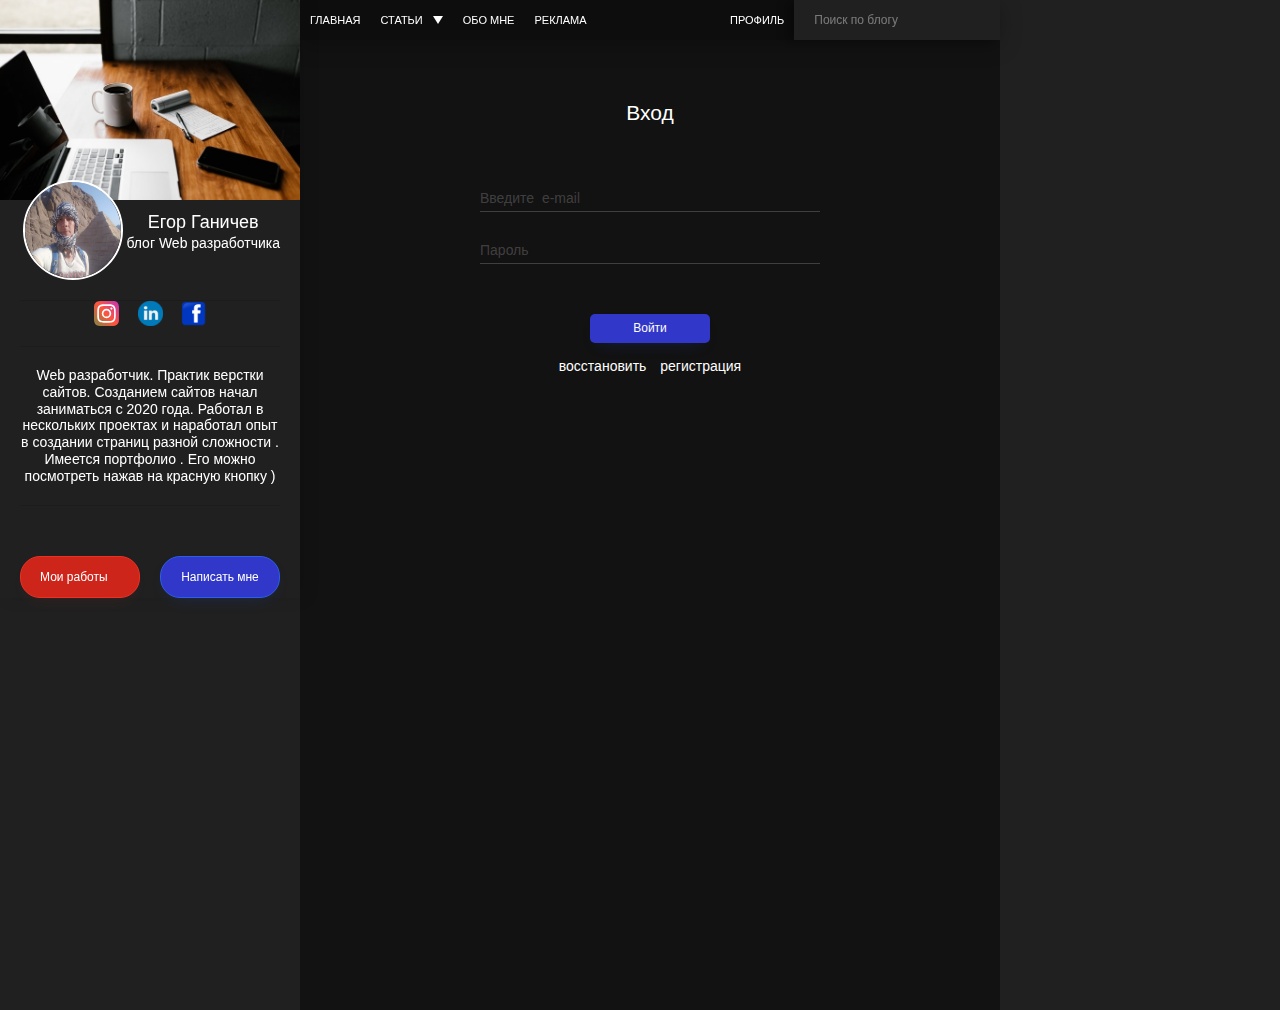
<file: registration.html>
<!DOCTYPE html>
<html lang="en">

<head>
    <meta charset="UTF-8">
    <link rel="stylesheet" href="assets/css/style.min.css">
    
    <!-- Useful meta tags -->
    <meta http-equiv="x-ua-compatible" content="ie=edge">
    <meta name="viewport" content="width=device-width, initial-scale=1, shrink-to-fit=no">
    <meta name="robots" content="index, follow">
    <meta name="google" content="notranslate">
    <meta name="format-detection" content="telephone=no">
    <meta name="description" content="">
    
    <link rel="apple-touch-icon" sizes="180x180" href="assets/images/favicon/apple-touch-icon.png">
    <link rel="icon" type="image/png" sizes="32x32" href="assets/images/favicon/favicon-32x32.png">
    <link rel="icon" type="image/x-icon" sizes="16x16" href="assets/images/favicon/favicon.ico">
    <link rel="mask-icon" href="assets/images/favicon/safari-pinned-tab.svg" color="#5bbad5">
    <meta name="msapplication-TileColor" content="#da532c">
    <meta name="theme-color" content="#1e0b0b">
    
    
    <title>registration</title>
</head>

<!-- class="open-menu" -->
<!-- class="no-scroll" -->
<body>

    <div class="page" id="page">

         <!-- header -->
        <header class="header">
          <div class="header__left">
            <nav class="nav">
              <ul class="nav__list">
                <li class="nav__list-item">
                  <a class="nav__link" href="index.html">
                    Главная
                  </a>
                </li>
                <li class="nav__list-item ">
                  <a class="nav__link nav__drop" href="#">
                    Статьи
                  </a>
                  <ul class="nav__drop-list">
                    <li><a href="post.html">Создание сайтов</a></li>
                    <li><a href="post.html">Интернет-маркетинг</a></li>
                    <li><a href="post.html">Продвижение видео</a></li>
                  </ul>
                </li>
                <li class="nav__list-item">
                  <a class="nav__link" href="about.html">
                    Oбо мне
                  </a>
                </li>
                <li class="nav__list-item">
                  <a class="nav__link" href="advertis.html">
                    Реклама
                  </a>
                </li>
              </ul>
            </nav>
        
            <button class="burger active" type="button" id="sidebarToggle">
              <span class="burger__line">открыть навигацию</span>
            </button>
        
          </div>
          <div class="header__right">
            <nav class="nav">
              <ul class="nav__list">
                <li class="nav__list-item">
                  <a class="nav__link" href="profile.html">
                    Профиль
                  </a>
                </li>
                <!-- <li class="nav__list-item">
                            <a class="nav__link" href="#">
                                Профиль
                            </a>
                        </li> -->
        
              </ul>
            </nav>
            <form class="header__search search" action="search-page.html" method="get">
              <input class="search__input" type="text" placeholder="Поиск по блогу">
            </form>
          </div>
        </header>
        <!-- sidebar -->
        <aside class="sidebar" id="sidebar">
        
          <div class="sidebar__header">
            <img src="assets/images/aside-bg.jpg" alt="pict">
          </div>
        
          <div class="sidebar__content ">
            <div class="sidebar__profile profile">
        
              <div class="sidebar__mobile-author">
        
                <div class="profile__avatar">
                  <img class="profile__img" src="assets/images/avatar.jpg" alt="pict">
                </div>
        
                <div class="profile__mobile-box">
        
                  <h5 class="profile__name">Егор Ганичев</h5>
        
                  <p class="profile__position">
                    блог Web разработчика
                  </p>
                </div>
              </div>
        
              <ul class="profile__socials">
                <li>
                  <a class="profile__socials-link" href="https://www.instagram.com/egor_web_dev/?hl=ru" target="_blanc">
                    <img src="assets/images/instagram.svg" alt="insta">
                  </a>
                </li>
        
                <li>
                  <a class="profile__socials-link"
                    href="https://www.linkedin.com/feed/?trk=eml-security_apr_email_confirm-null-7-null" target="_blanc">
                    <img src="assets/images/linkedin.svg" alt="pinterest">
                  </a>
                </li>
        
                <li>
                  <a class="profile__socials-link" href="https://www.facebook.com/yegor.ganichev" target="_blanc">
                    <img src="assets/images/fb1.svg" alt="fb">
                  </a>
                </li>
              </ul>
        
              <p class="profile__about">
                Web разработчик. Практик верстки сайтов.
                Созданием сайтов начал заниматься с 2020 года. Работал в нескольких проектах и наработал опыт
                в создании страниц разной сложности . Имеется портфолио . Его можно посмотреть нажав на красную кнопку )
              </p>
            </div>
        
            <nav class="nav nav--mobile">
              <ul class="nav__list">
                <li class="nav__list-item">
                  <a class="nav__link" href="index.html">
                    Главная
                  </a>
                </li>
                <li class="nav__list-item ">
                  <a class="nav__link nav__drop" href="#">
                    Статьи
                  </a>
                  <ul class="nav__drop-list">
                    <li><a href="post.html">Создание сайтов</a></li>
                    <li><a href="post.html">Интернет-маркетинг</a></li>
                    <li><a href="post.html">Продвижение видео</a></li>
                  </ul>
                </li>
                <li class="nav__list-item">
                  <a class="nav__link" href="index.html">
                    Oбо мне
                  </a>
                </li>
                <li class="nav__list-item">
                  <a class="nav__link" href="advertis.html">
                    Реклама
                  </a>
                </li>
                <li class="nav__list-item">
                  <a class="nav__link" href="profile.html">
                    Профиль
                  </a>
                </li>
                <li class="nav__list-item">
                  <a class="nav__link" href="#">
                    exit
                  </a>
                </li>
              </ul>
        
            </nav>
          </div>
             
          <div class="sidebar__footer">
            <a class="sidebar__btn btn--red" href="works.html">Мои работы</a>
           <button class="sidebar__btn btn--blue" data-modal="contact-modal">Написать мне</button>
            <!-- <a class="sidebar__btn btn--blue" href="https://t.me/mauler2007">Написать мне</a> -->
          </div>
        
        </aside>    
        <!-- main -->
        <main class="main">
           <div class="container">

               <div class="login">
                   <form class="form" id="login-form" action="/" method="post">
                       <h1 class="login__title page-title">Вход</h1>
               
                       <div class="form__input-box">
                           <div class="form__item">
                               <input class="form__row form__input-name" type="text" placeholder="Введите  e-mail" requred>
                               <span class="form__underline"></span>
                           </div>
                           <div class="form__item">
                               <input class="form__row form__input-email" type="email" placeholder="Пароль" requred>
                               <span class="form__underline"></span>
                           </div>
                       </div>
                       <button class="form__btn sidebar__btn btn--blue btn--noborder" type="submit">Войти</button>
                        <div class="form__action">
                            <a class="form__action-forgot" href="forgot.html">восстановить</a>
                            <a class="form__action-registration" href="profile.html">регистрация</a>
                        </div>
                   </form>
               </div> 
               
            </div>
        </main>

         <div class="modal" id="contact-modal">
             <div class="modal__inner">
                 <button class="modal__close" type="button">
                     <svg width="20" height="20" viewBox="0 0 20 20" fill="none" xmlns="http://www.w3.org/2000/svg">
                         <path d="M11.1047 10.0008L19.7709 1.33447C20.0761 1.02935 20.0761 0.534663 19.7709 0.229585C19.4658 -0.0754924 18.9711 -0.0755315 18.6661 0.229585L9.99975 8.8959L1.33347 0.229585C1.02836 -0.0755315 0.533671 -0.0755315 0.228593 0.229585C-0.0764842 0.534702 -0.0765233 1.02939 0.228593 1.33447L8.89487 10.0007L0.228593 18.667C-0.0765233 18.9722 -0.0765233 19.4669 0.228593 19.7719C0.381132 19.9245 0.581093 20.0007 0.781053 20.0007C0.981014 20.0007 1.18094 19.9245 1.33351 19.7719L9.99975 11.1057L18.666 19.7719C18.8186 19.9245 19.0185 20.0007 19.2185 20.0007C19.4184 20.0007 19.6184 19.9245 19.7709 19.7719C20.0761 19.4668 20.0761 18.9721 19.7709 18.667L11.1047 10.0008Z" fill="white"/>
                         </svg>
                 </button>
                 
                 <form class="form" action="/" method="post">
                     <div class="form__inner">
                         <div class="form__input-box">
                             <div class="form__item">
                                 <input class="form__row form__input-name " 
                                 type="text" 
                                 placeholder=" Иванов Иван Иванович" 
                                 requred>
                                 <span class="form__underline"></span>
                             </div>
                             <div class="form__item">
                                 <input class="form__row form__input-email " type="email" placeholder="Ivanov@mail.com" value="Ivanov@mail.ru" requred>
                                 <span class="form__underline"></span>
                             </div>
                             <div class="form__item">
                                 <textarea  class="form__row form__textarea" name="form-textarea" id="modal-textarea" placeholder="Текст сообщения"></textarea>
                                 <span class="form__underline"></span>
                             </div>
                             <!-- <textarea class="addpost__text" name="text-msg" placeholder="Напишите что-нибудь"></textarea> -->
         
                         </div>
                       
                     </div>
                     <button class="form__btn sidebar__btn btn--blue btn--noborder" type="submit">Сохранить</button>
                 </form>
                 <div class="modal__footer">
                     <a class="modal__sendmsg" href="mailto:mauler2007@gmail.com ">e-mail: mauler2007@gmail.com</a>
                     <a class="modal__call" href="tel:+380962282460">тел: +38-096-228-24-60</a>
                 </div>
             </div>
         </div>         <div class="modal">
           <!-- id="contact-modal" -->
             <div class="modal__inner">
                 <button class="modal__close" type="button">
                     <svg width="20" height="20" viewBox="0 0 20 20" fill="none" xmlns="http://www.w3.org/2000/svg">
                         <path d="M11.1047 10.0008L19.7709 1.33447C20.0761 1.02935 20.0761 0.534663 19.7709 0.229585C19.4658 -0.0754924 18.9711 -0.0755315 18.6661 0.229585L9.99975 8.8959L1.33347 0.229585C1.02836 -0.0755315 0.533671 -0.0755315 0.228593 0.229585C-0.0764842 0.534702 -0.0765233 1.02939 0.228593 1.33447L8.89487 10.0007L0.228593 18.667C-0.0765233 18.9722 -0.0765233 19.4669 0.228593 19.7719C0.381132 19.9245 0.581093 20.0007 0.781053 20.0007C0.981014 20.0007 1.18094 19.9245 1.33351 19.7719L9.99975 11.1057L18.666 19.7719C18.8186 19.9245 19.0185 20.0007 19.2185 20.0007C19.4184 20.0007 19.6184 19.9245 19.7709 19.7719C20.0761 19.4668 20.0761 18.9721 19.7709 18.667L11.1047 10.0008Z" fill="white"/>
                         </svg>
                 </button>
         
         
                 <ul class="modal__list">
                     <li class="modal__item">
                         <a class="modal__link" href="#">
                             <img src="assets/images/fb1.svg " alt="facebook">
                         </a>
                     </li>
                     <li class="modal__item">
                         <a class="modal__link" href="#">
                             <img src="assets/images/twitter.svg " alt="twitter">
                         </a>
                     </li>
                     <li class="modal__item">
                         <a class="modal__link" href="#">
                             <img src="assets/images/linkedin.svg " alt="linkedin ">
                         </a>
                     </li>
                     <li class="modal__item">
                         <a class="modal__link" href="#">
                             <img src="assets/images/instagram.svg" alt="insta">
                         </a>
                     </li>
                 </ul>
             </div>
         </div>         <div class="modal" id="story-modal">
             <div class="modal__inner modal__inner--story">
                
                 <video class="modal__video" src="" poster="https://placehold.it/420x580"></video>
                 
             </div>
         </div>
        <!-- <footer>Footer</footer>
 -->
    </div>

    <script src="assets/js/app.js"></script>
    <!-- <script src="https://ajax.googleapis.com/ajax/libs/jquery/3.5.1/jquery.min.js"></script> -->
</body>

</html>
</file>
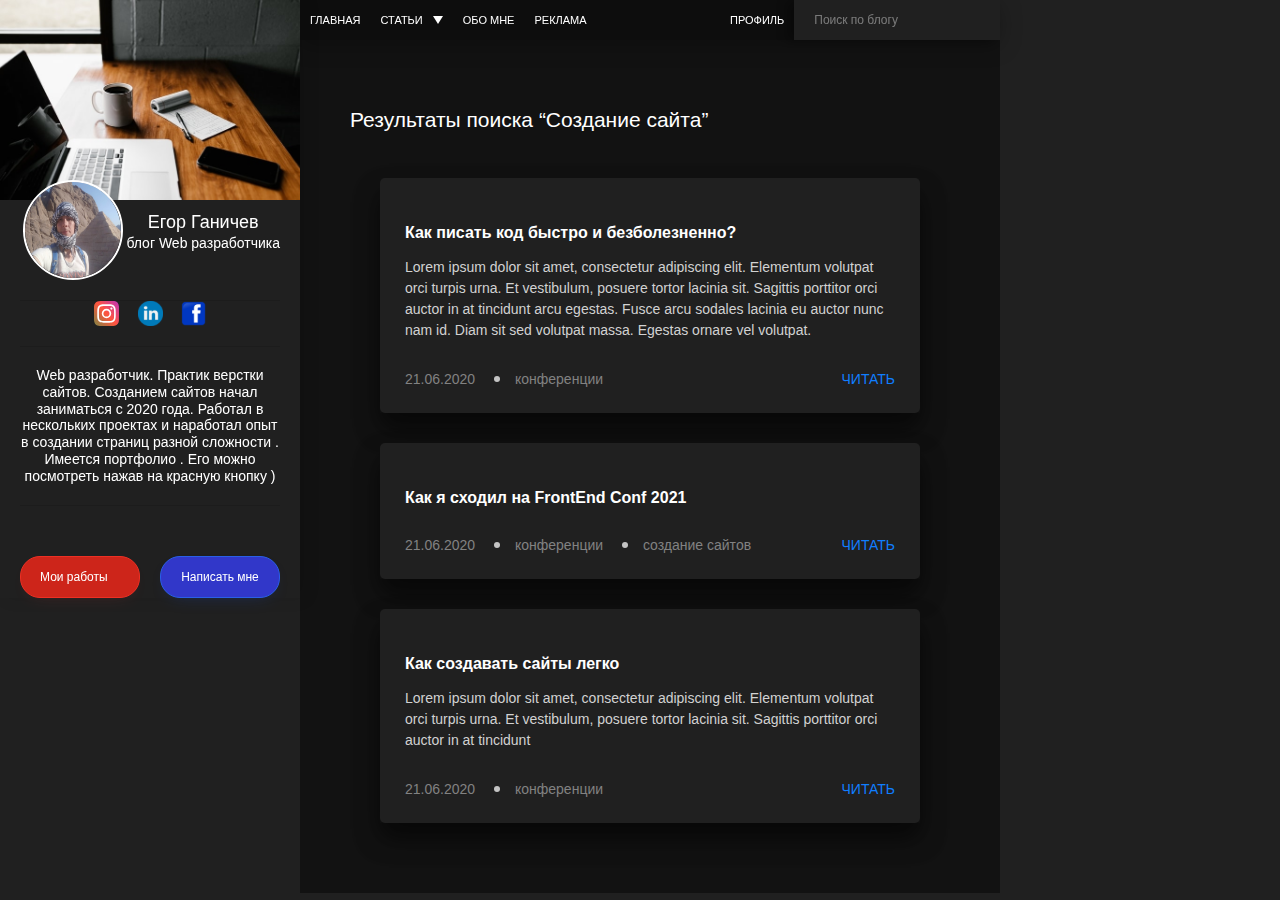
<file: search-page.html>
<!DOCTYPE html>
<html lang="en">

<head>
    <meta charset="UTF-8">
    <link rel="stylesheet" href="assets/css/style.min.css">
    
    <!-- Useful meta tags -->
    <meta http-equiv="x-ua-compatible" content="ie=edge">
    <meta name="viewport" content="width=device-width, initial-scale=1, shrink-to-fit=no">
    <meta name="robots" content="index, follow">
    <meta name="google" content="notranslate">
    <meta name="format-detection" content="telephone=no">
    <meta name="description" content="">
    
    <link rel="apple-touch-icon" sizes="180x180" href="assets/images/favicon/apple-touch-icon.png">
    <link rel="icon" type="image/png" sizes="32x32" href="assets/images/favicon/favicon-32x32.png">
    <link rel="icon" type="image/x-icon" sizes="16x16" href="assets/images/favicon/favicon.ico">
    <link rel="mask-icon" href="assets/images/favicon/safari-pinned-tab.svg" color="#5bbad5">
    <meta name="msapplication-TileColor" content="#da532c">
    <meta name="theme-color" content="#1e0b0b">
    
    
    <title>search-page</title>
</head>

<!-- class="open-menu" -->
<!-- class="no-scroll" -->
<body>

    <div class="page" id="page">

         <!-- header -->
        <header class="header">
          <div class="header__left">
            <nav class="nav">
              <ul class="nav__list">
                <li class="nav__list-item">
                  <a class="nav__link" href="index.html">
                    Главная
                  </a>
                </li>
                <li class="nav__list-item ">
                  <a class="nav__link nav__drop" href="#">
                    Статьи
                  </a>
                  <ul class="nav__drop-list">
                    <li><a href="post.html">Создание сайтов</a></li>
                    <li><a href="post.html">Интернет-маркетинг</a></li>
                    <li><a href="post.html">Продвижение видео</a></li>
                  </ul>
                </li>
                <li class="nav__list-item">
                  <a class="nav__link" href="about.html">
                    Oбо мне
                  </a>
                </li>
                <li class="nav__list-item">
                  <a class="nav__link" href="advertis.html">
                    Реклама
                  </a>
                </li>
              </ul>
            </nav>
        
            <button class="burger active" type="button" id="sidebarToggle">
              <span class="burger__line">открыть навигацию</span>
            </button>
        
          </div>
          <div class="header__right">
            <nav class="nav">
              <ul class="nav__list">
                <li class="nav__list-item">
                  <a class="nav__link" href="profile.html">
                    Профиль
                  </a>
                </li>
                <!-- <li class="nav__list-item">
                            <a class="nav__link" href="#">
                                Профиль
                            </a>
                        </li> -->
        
              </ul>
            </nav>
            <form class="header__search search" action="search-page.html" method="get">
              <input class="search__input" type="text" placeholder="Поиск по блогу">
            </form>
          </div>
        </header>
        <!-- sidebar -->
        <aside class="sidebar" id="sidebar">
        
          <div class="sidebar__header">
            <img src="assets/images/aside-bg.jpg" alt="pict">
          </div>
        
          <div class="sidebar__content ">
            <div class="sidebar__profile profile">
        
              <div class="sidebar__mobile-author">
        
                <div class="profile__avatar">
                  <img class="profile__img" src="assets/images/avatar.jpg" alt="pict">
                </div>
        
                <div class="profile__mobile-box">
        
                  <h5 class="profile__name">Егор Ганичев</h5>
        
                  <p class="profile__position">
                    блог Web разработчика
                  </p>
                </div>
              </div>
        
              <ul class="profile__socials">
                <li>
                  <a class="profile__socials-link" href="https://www.instagram.com/egor_web_dev/?hl=ru" target="_blanc">
                    <img src="assets/images/instagram.svg" alt="insta">
                  </a>
                </li>
        
                <li>
                  <a class="profile__socials-link"
                    href="https://www.linkedin.com/feed/?trk=eml-security_apr_email_confirm-null-7-null" target="_blanc">
                    <img src="assets/images/linkedin.svg" alt="pinterest">
                  </a>
                </li>
        
                <li>
                  <a class="profile__socials-link" href="https://www.facebook.com/yegor.ganichev" target="_blanc">
                    <img src="assets/images/fb1.svg" alt="fb">
                  </a>
                </li>
              </ul>
        
              <p class="profile__about">
                Web разработчик. Практик верстки сайтов.
                Созданием сайтов начал заниматься с 2020 года. Работал в нескольких проектах и наработал опыт
                в создании страниц разной сложности . Имеется портфолио . Его можно посмотреть нажав на красную кнопку )
              </p>
            </div>
        
            <nav class="nav nav--mobile">
              <ul class="nav__list">
                <li class="nav__list-item">
                  <a class="nav__link" href="index.html">
                    Главная
                  </a>
                </li>
                <li class="nav__list-item ">
                  <a class="nav__link nav__drop" href="#">
                    Статьи
                  </a>
                  <ul class="nav__drop-list">
                    <li><a href="post.html">Создание сайтов</a></li>
                    <li><a href="post.html">Интернет-маркетинг</a></li>
                    <li><a href="post.html">Продвижение видео</a></li>
                  </ul>
                </li>
                <li class="nav__list-item">
                  <a class="nav__link" href="index.html">
                    Oбо мне
                  </a>
                </li>
                <li class="nav__list-item">
                  <a class="nav__link" href="advertis.html">
                    Реклама
                  </a>
                </li>
                <li class="nav__list-item">
                  <a class="nav__link" href="profile.html">
                    Профиль
                  </a>
                </li>
                <li class="nav__list-item">
                  <a class="nav__link" href="#">
                    exit
                  </a>
                </li>
              </ul>
        
            </nav>
          </div>
             
          <div class="sidebar__footer">
            <a class="sidebar__btn btn--red" href="works.html">Мои работы</a>
           <button class="sidebar__btn btn--blue" data-modal="contact-modal">Написать мне</button>
            <!-- <a class="sidebar__btn btn--blue" href="https://t.me/mauler2007">Написать мне</a> -->
          </div>
        
        </aside>    
        <!-- main -->
        <main class="main">
           <div class="container">

               
               <div class="search-page">
                   <div class="search-page__title page-title">Результаты поиска “Создание сайта”</div>
                   <ul class="search-page__list">
                       <li class="search-page__item">
                           <div class="post__inner">
               
                               <div class="post__content">
                                   <h3 class="post__title">
                                       <a href="post.html">
                                           Как писать код быстро и безболезненно?
                                       </a>
                                   </h3>
                                   <p class="post__text">Lorem ipsum dolor sit amet, consectetur adipiscing elit. Elementum volutpat orci
                                       turpis urna. Et vestibulum, posuere tortor lacinia sit. Sagittis porttitor orci auctor in at tincidunt
                                       arcu egestas. Fusce arcu sodales lacinia eu auctor nunc nam id. Diam sit sed volutpat massa. Egestas
                                       ornare vel volutpat.
                                   </p>
                               </div>
                       
                               <div class="post__descr">
                                   <ul class="post__list">
                                       <li><time class="post__item" datetime="21.06.2020 ">21.06.2020</time></li>
                                       <li><a class="post__item-link" href="#"> конференции</a></li>
                                   </ul>
                                   <a class="post__action-link" href="post.html">читать</a>
                               </div>
                       
                           </div>
                       </li>
                       <li class="search-page__item">
                           <div class="post__inner">
               
                               <div class="post__content">
                                   <h3 class="post__title">
                                       <a href="post.html">
                                           Как я сходил на FrontEnd Conf 2021
                                       </a>
                                   </h3>
                               </div>
                       
                               <div class="post__descr">
                                   <ul class="post__list">
                                       <li><time class="post__item" datetime="21.06.2020 ">21.06.2020</time></li>
                                       <li><a class="post__item-link" href="#"> конференции</a></li>
                                       <li><a class="post__item-link" href="#"> создание сайтов</a></li>
                                   </ul>
                                   <a class="post__action-link" href="post.html">читать</a>
                               </div>
               
                           </div>
                       </li>
                       <li class="search-page__item">
                           <div class="post__inner">
               
                               <div class="post__content">
                                   <h3 class="post__title">
                                       <a href="post.html">
                                           Как создавать сайты легко
                                       </a>
                                   </h3>
                                   <p class="post__text">Lorem ipsum dolor sit amet, consectetur adipiscing elit. Elementum volutpat orci
                                       turpis urna. Et vestibulum, posuere tortor lacinia sit. Sagittis porttitor orci auctor in at tincidunt
                                       
                                   </p>
                               </div>
                       
                               <div class="post__descr">
                                   <ul class="post__list">
                                       <li><time class="post__item" datetime="21.06.2020 ">21.06.2020</time></li>
                                       <li><a class="post__item-link" href="#"> конференции</a></li>
                                   </ul>
                                   <a class="post__action-link" href="post.html">читать</a>
                               </div>
                       
                           </div>
                       </li>
                   </ul>
               </div>
               
            </div>
        </main>

         <div class="modal" id="contact-modal">
             <div class="modal__inner">
                 <button class="modal__close" type="button">
                     <svg width="20" height="20" viewBox="0 0 20 20" fill="none" xmlns="http://www.w3.org/2000/svg">
                         <path d="M11.1047 10.0008L19.7709 1.33447C20.0761 1.02935 20.0761 0.534663 19.7709 0.229585C19.4658 -0.0754924 18.9711 -0.0755315 18.6661 0.229585L9.99975 8.8959L1.33347 0.229585C1.02836 -0.0755315 0.533671 -0.0755315 0.228593 0.229585C-0.0764842 0.534702 -0.0765233 1.02939 0.228593 1.33447L8.89487 10.0007L0.228593 18.667C-0.0765233 18.9722 -0.0765233 19.4669 0.228593 19.7719C0.381132 19.9245 0.581093 20.0007 0.781053 20.0007C0.981014 20.0007 1.18094 19.9245 1.33351 19.7719L9.99975 11.1057L18.666 19.7719C18.8186 19.9245 19.0185 20.0007 19.2185 20.0007C19.4184 20.0007 19.6184 19.9245 19.7709 19.7719C20.0761 19.4668 20.0761 18.9721 19.7709 18.667L11.1047 10.0008Z" fill="white"/>
                         </svg>
                 </button>
                 
                 <form class="form" action="/" method="post">
                     <div class="form__inner">
                         <div class="form__input-box">
                             <div class="form__item">
                                 <input class="form__row form__input-name " 
                                 type="text" 
                                 placeholder=" Иванов Иван Иванович" 
                                 requred>
                                 <span class="form__underline"></span>
                             </div>
                             <div class="form__item">
                                 <input class="form__row form__input-email " type="email" placeholder="Ivanov@mail.com" value="Ivanov@mail.ru" requred>
                                 <span class="form__underline"></span>
                             </div>
                             <div class="form__item">
                                 <textarea  class="form__row form__textarea" name="form-textarea" id="modal-textarea" placeholder="Текст сообщения"></textarea>
                                 <span class="form__underline"></span>
                             </div>
                             <!-- <textarea class="addpost__text" name="text-msg" placeholder="Напишите что-нибудь"></textarea> -->
         
                         </div>
                       
                     </div>
                     <button class="form__btn sidebar__btn btn--blue btn--noborder" type="submit">Сохранить</button>
                 </form>
                 <div class="modal__footer">
                     <a class="modal__sendmsg" href="mailto:mauler2007@gmail.com ">e-mail: mauler2007@gmail.com</a>
                     <a class="modal__call" href="tel:+380962282460">тел: +38-096-228-24-60</a>
                 </div>
             </div>
         </div>         <div class="modal">
           <!-- id="contact-modal" -->
             <div class="modal__inner">
                 <button class="modal__close" type="button">
                     <svg width="20" height="20" viewBox="0 0 20 20" fill="none" xmlns="http://www.w3.org/2000/svg">
                         <path d="M11.1047 10.0008L19.7709 1.33447C20.0761 1.02935 20.0761 0.534663 19.7709 0.229585C19.4658 -0.0754924 18.9711 -0.0755315 18.6661 0.229585L9.99975 8.8959L1.33347 0.229585C1.02836 -0.0755315 0.533671 -0.0755315 0.228593 0.229585C-0.0764842 0.534702 -0.0765233 1.02939 0.228593 1.33447L8.89487 10.0007L0.228593 18.667C-0.0765233 18.9722 -0.0765233 19.4669 0.228593 19.7719C0.381132 19.9245 0.581093 20.0007 0.781053 20.0007C0.981014 20.0007 1.18094 19.9245 1.33351 19.7719L9.99975 11.1057L18.666 19.7719C18.8186 19.9245 19.0185 20.0007 19.2185 20.0007C19.4184 20.0007 19.6184 19.9245 19.7709 19.7719C20.0761 19.4668 20.0761 18.9721 19.7709 18.667L11.1047 10.0008Z" fill="white"/>
                         </svg>
                 </button>
         
         
                 <ul class="modal__list">
                     <li class="modal__item">
                         <a class="modal__link" href="#">
                             <img src="assets/images/fb1.svg " alt="facebook">
                         </a>
                     </li>
                     <li class="modal__item">
                         <a class="modal__link" href="#">
                             <img src="assets/images/twitter.svg " alt="twitter">
                         </a>
                     </li>
                     <li class="modal__item">
                         <a class="modal__link" href="#">
                             <img src="assets/images/linkedin.svg " alt="linkedin ">
                         </a>
                     </li>
                     <li class="modal__item">
                         <a class="modal__link" href="#">
                             <img src="assets/images/instagram.svg" alt="insta">
                         </a>
                     </li>
                 </ul>
             </div>
         </div>         <div class="modal" id="story-modal">
             <div class="modal__inner modal__inner--story">
                
                 <video class="modal__video" src="" poster="https://placehold.it/420x580"></video>
                 
             </div>
         </div>
        <!-- <footer>Footer</footer>
 -->
    </div>

    <script src="assets/js/app.js"></script>
    <!-- <script src="https://ajax.googleapis.com/ajax/libs/jquery/3.5.1/jquery.min.js"></script> -->
</body>

</html>
</file>
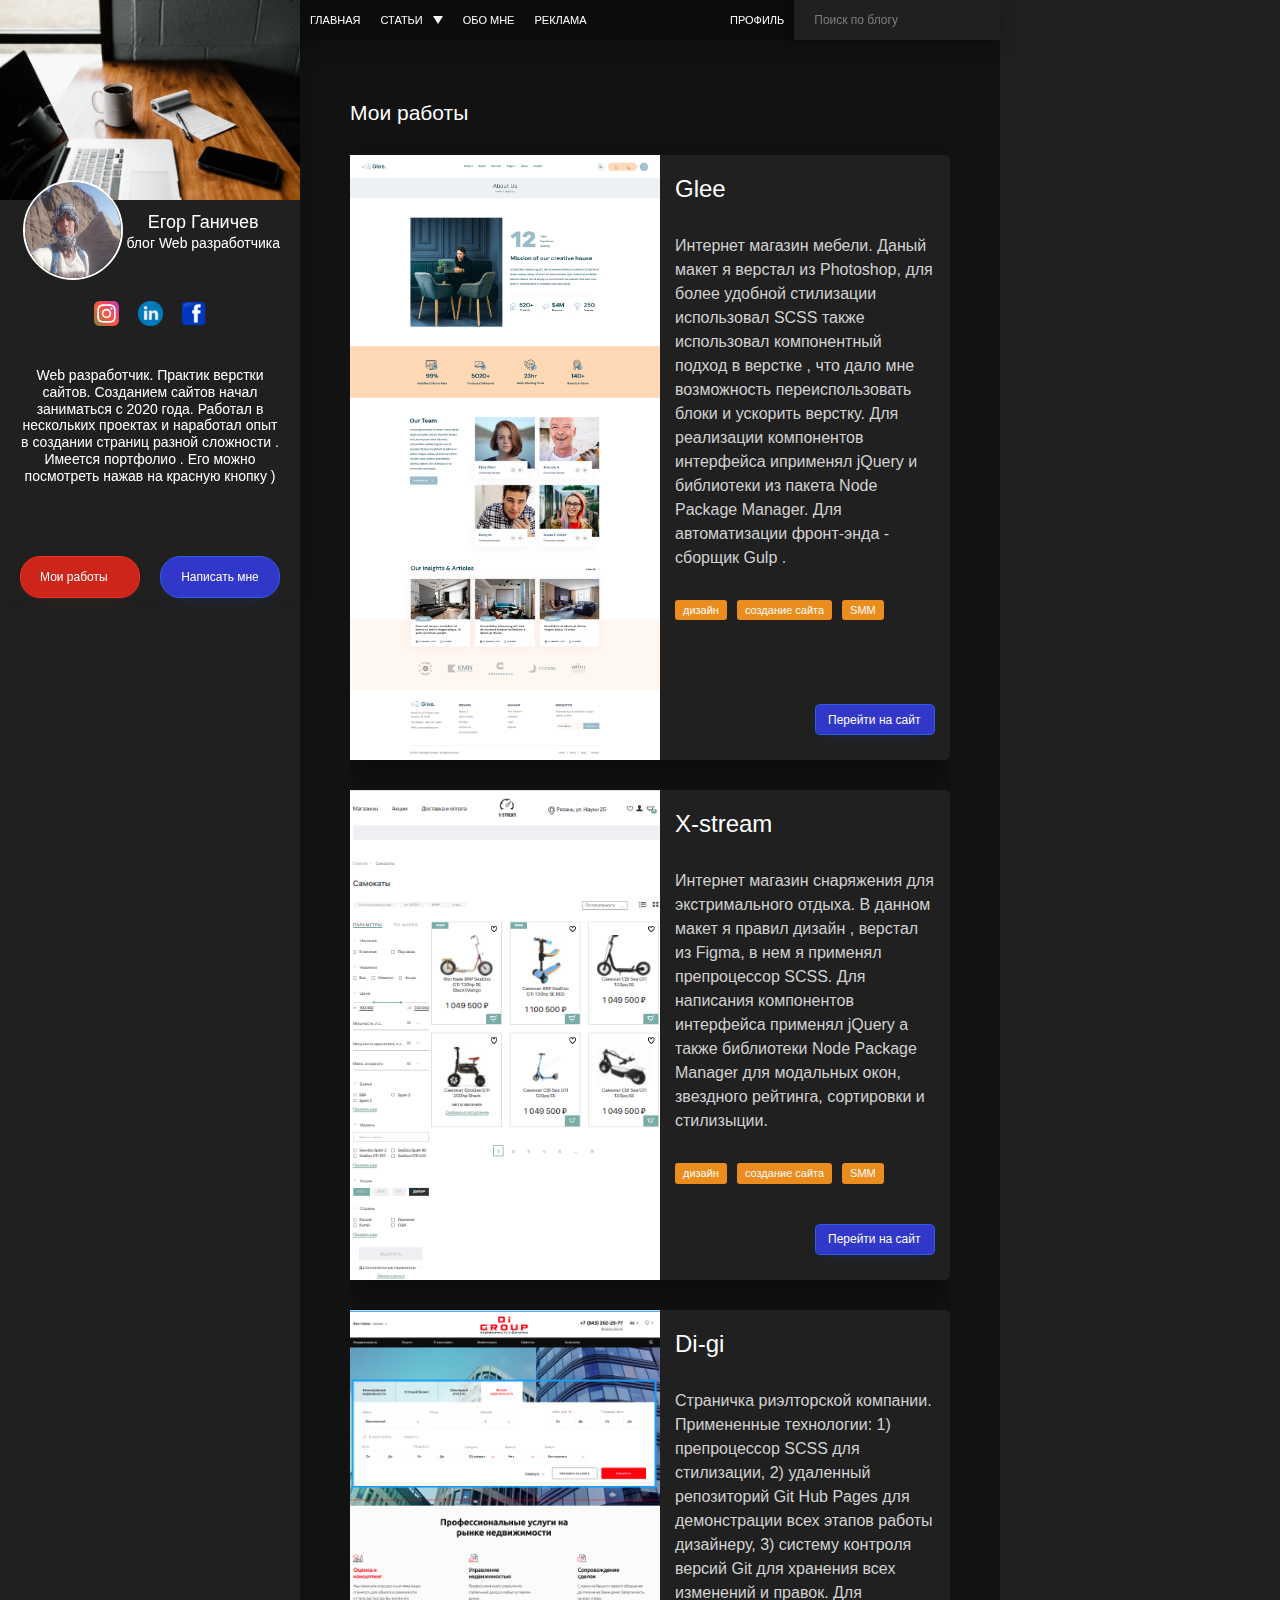
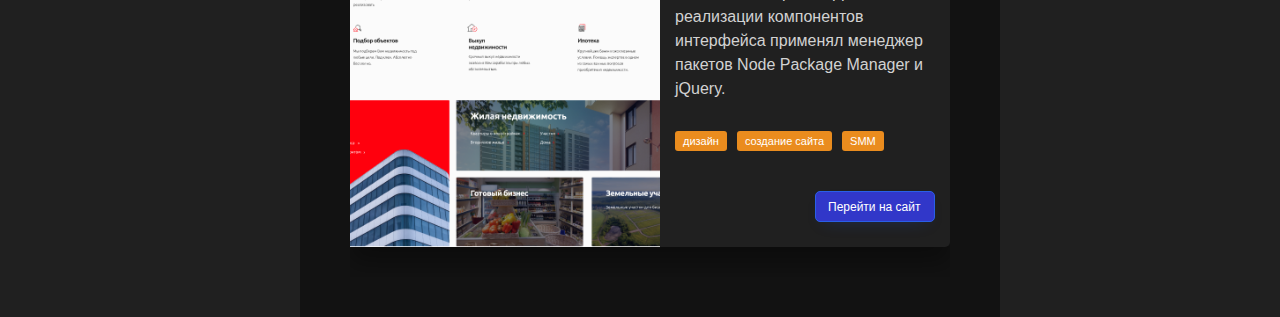
<file: works.html>
<!DOCTYPE html>
<html lang="en">

<head>
    <meta charset="UTF-8">
    <link rel="stylesheet" href="assets/css/style.min.css">
    
    <!-- Useful meta tags -->
    <meta http-equiv="x-ua-compatible" content="ie=edge">
    <meta name="viewport" content="width=device-width, initial-scale=1, shrink-to-fit=no">
    <meta name="robots" content="index, follow">
    <meta name="google" content="notranslate">
    <meta name="format-detection" content="telephone=no">
    <meta name="description" content="">
    
    <link rel="apple-touch-icon" sizes="180x180" href="assets/images/favicon/apple-touch-icon.png">
    <link rel="icon" type="image/png" sizes="32x32" href="assets/images/favicon/favicon-32x32.png">
    <link rel="icon" type="image/x-icon" sizes="16x16" href="assets/images/favicon/favicon.ico">
    <link rel="mask-icon" href="assets/images/favicon/safari-pinned-tab.svg" color="#5bbad5">
    <meta name="msapplication-TileColor" content="#da532c">
    <meta name="theme-color" content="#1e0b0b">
    
    
    <title>works</title>
</head>

<!-- class="open-menu" -->
<!-- class="no-scroll" -->
<body>

    <div class="page" id="page">

         <!-- header -->
        <header class="header">
          <div class="header__left">
            <nav class="nav">
              <ul class="nav__list">
                <li class="nav__list-item">
                  <a class="nav__link" href="index.html">
                    Главная
                  </a>
                </li>
                <li class="nav__list-item ">
                  <a class="nav__link nav__drop" href="#">
                    Статьи
                  </a>
                  <ul class="nav__drop-list">
                    <li><a href="post.html">Создание сайтов</a></li>
                    <li><a href="post.html">Интернет-маркетинг</a></li>
                    <li><a href="post.html">Продвижение видео</a></li>
                  </ul>
                </li>
                <li class="nav__list-item">
                  <a class="nav__link" href="about.html">
                    Oбо мне
                  </a>
                </li>
                <li class="nav__list-item">
                  <a class="nav__link" href="advertis.html">
                    Реклама
                  </a>
                </li>
              </ul>
            </nav>
        
            <button class="burger active" type="button" id="sidebarToggle">
              <span class="burger__line">открыть навигацию</span>
            </button>
        
          </div>
          <div class="header__right">
            <nav class="nav">
              <ul class="nav__list">
                <li class="nav__list-item">
                  <a class="nav__link" href="profile.html">
                    Профиль
                  </a>
                </li>
                <!-- <li class="nav__list-item">
                            <a class="nav__link" href="#">
                                Профиль
                            </a>
                        </li> -->
        
              </ul>
            </nav>
            <form class="header__search search" action="search-page.html" method="get">
              <input class="search__input" type="text" placeholder="Поиск по блогу">
            </form>
          </div>
        </header>
        <!-- sidebar -->
        <aside class="sidebar" id="sidebar">
        
          <div class="sidebar__header">
            <img src="assets/images/aside-bg.jpg" alt="pict">
          </div>
        
          <div class="sidebar__content ">
            <div class="sidebar__profile profile">
        
              <div class="sidebar__mobile-author">
        
                <div class="profile__avatar">
                  <img class="profile__img" src="assets/images/avatar.jpg" alt="pict">
                </div>
        
                <div class="profile__mobile-box">
        
                  <h5 class="profile__name">Егор Ганичев</h5>
        
                  <p class="profile__position">
                    блог Web разработчика
                  </p>
                </div>
              </div>
        
              <ul class="profile__socials">
                <li>
                  <a class="profile__socials-link" href="https://www.instagram.com/egor_web_dev/?hl=ru" target="_blanc">
                    <img src="assets/images/instagram.svg" alt="insta">
                  </a>
                </li>
        
                <li>
                  <a class="profile__socials-link"
                    href="https://www.linkedin.com/feed/?trk=eml-security_apr_email_confirm-null-7-null" target="_blanc">
                    <img src="assets/images/linkedin.svg" alt="pinterest">
                  </a>
                </li>
        
                <li>
                  <a class="profile__socials-link" href="https://www.facebook.com/yegor.ganichev" target="_blanc">
                    <img src="assets/images/fb1.svg" alt="fb">
                  </a>
                </li>
              </ul>
        
              <p class="profile__about">
                Web разработчик. Практик верстки сайтов.
                Созданием сайтов начал заниматься с 2020 года. Работал в нескольких проектах и наработал опыт
                в создании страниц разной сложности . Имеется портфолио . Его можно посмотреть нажав на красную кнопку )
              </p>
            </div>
        
            <nav class="nav nav--mobile">
              <ul class="nav__list">
                <li class="nav__list-item">
                  <a class="nav__link" href="index.html">
                    Главная
                  </a>
                </li>
                <li class="nav__list-item ">
                  <a class="nav__link nav__drop" href="#">
                    Статьи
                  </a>
                  <ul class="nav__drop-list">
                    <li><a href="post.html">Создание сайтов</a></li>
                    <li><a href="post.html">Интернет-маркетинг</a></li>
                    <li><a href="post.html">Продвижение видео</a></li>
                  </ul>
                </li>
                <li class="nav__list-item">
                  <a class="nav__link" href="index.html">
                    Oбо мне
                  </a>
                </li>
                <li class="nav__list-item">
                  <a class="nav__link" href="advertis.html">
                    Реклама
                  </a>
                </li>
                <li class="nav__list-item">
                  <a class="nav__link" href="profile.html">
                    Профиль
                  </a>
                </li>
                <li class="nav__list-item">
                  <a class="nav__link" href="#">
                    exit
                  </a>
                </li>
              </ul>
        
            </nav>
          </div>
             
          <div class="sidebar__footer">
            <a class="sidebar__btn btn--red" href="works.html">Мои работы</a>
           <button class="sidebar__btn btn--blue" data-modal="contact-modal">Написать мне</button>
            <!-- <a class="sidebar__btn btn--blue" href="https://t.me/mauler2007">Написать мне</a> -->
          </div>
        
        </aside>    
        <!-- main -->
        <main class="main">
           <div class="container">

               
               
               <article class="works">
                 <h1 class="works__title page-title">Мои работы</h1>
                 <ul class="works__list">
                   <li class="works__item">
               
                     <div class="works__preview">
                       <a href="http://glee.ce40673.tmweb.ru/" class="works__item--link">
                         <img class="works__item-img" src="assets/images/Glee.png" alt="preview">
                       </a>
                     </div>
               
               
                     <div class="works__descr">
                       <h2 class="works__descr-title">
                         <a class="works__descr-titlelink" target="_blank" href="http://glee.ce40673.tmweb.ru/">
                           Glee
                         </a>
                       </h2>
                       <p class="works__descr-text">
                         Интернет магазин мебели. Даный макет я верстал из Photoshop, для более удобной стилизации  использовал SCSS также
                         использовал компонентный подход в верстке , что дало мне возможность переиспользовать блоки и ускорить
                         верстку. Для реализации компонентов интерфейса иприменял jQuery и библиотеки из пакета Node Package Manager. Для
                         автоматизации фронт-энда - сборщик Gulp .
                         
                       </p>
                       <div class="works__tegs tegs">
                         <span class="tegs__teg">дизайн</span>
                         <span class="tegs__teg">создание сайта</span>
                         <span class="tegs__teg">SMM</span>
                       </div>
                       <div class="works__box">
                         <a class="works__go-to sidebar__btn btn--blue" target="_blank" href="http://glee.ce40673.tmweb.ru/">
                           Перейти на сайт
                         </a>
                       </div>
               
                     </div>
                   </li>
               
                   <li class="works__item">
               
                     <div class="works__preview">
                       <a href="http://xstream.ce40673.tmweb.ru/" class="works__item--link">
                         <img class="works__item-img" src="assets/images/Screenshot_14.png" alt="preview">
                       </a>
                     </div>
               
               
                     <div class="works__descr">
                       <h2 class="works__descr-title">
                         <a class="works__descr-titlelink" target="_blank" href="http://xstream.ce40673.tmweb.ru/">
                           X-stream
                         </a>
                       </h2>
                       <p class="works__descr-text">
                         Интернет магазин  снаряжения для экстримального отдыха. В  данном макет я  правил дизайн , верстал из Figma,   в нем я применял препроцессор SCSS. Для
                         написания компонентов интерфейса применял jQuery а также библиотеки Node Package
                         Manager для модальных окон, звездного
                         рейтинга, сортировки и стилизыции.
                       </p>
                       <div class="works__tegs tegs">
                         <span class="tegs__teg">дизайн</span>
                         <span class="tegs__teg">создание сайта</span>
                         <span class="tegs__teg">SMM</span>
                       </div>
                       <div class="works__box">
                         <a class="works__go-to sidebar__btn btn--blue" target="_blank" href="http://xstream.ce40673.tmweb.ru/">
                           Перейти на сайт
                         </a>
                       </div>
               
                     </div>
                   </li>
               
                   <li class="works__item">
                     <div class="works__preview">
                       <a href="http://xstream.ce40673.tmweb.ru/" class="works__item--link">
                         <img class="works__item-img" src="assets/images/digi.png" alt="preview">
                       </a>
                     </div>
               
               
                     <div class="works__descr">
                       <h2 class="works__descr-title">
                         <a class="works__descr-titlelink" target="_blank" href="http://xstream.ce40673.tmweb.ru/">
                           Di-gi
                         </a>
                       </h2>
                       <p class="works__descr-text">
                         Страничка риэлторской компании. Примененные технологии: 1) препроцессор SCSS для стилизации, 2) удаленный
                         репозиторий Git Hub Pages для демонстрации всех этапов работы дизайнеру, 3) систему контроля версий Git для
                         хранения всех изменений и правок. Для реализации компонентов интерфейса применял менеджер пакетов Node Package
                         Manager и jQuery.
                       </p>
                       <div class="works__tegs tegs">
                         <span class="tegs__teg">дизайн</span>
                         <span class="tegs__teg">создание сайта</span>
                         <span class="tegs__teg">SMM</span>
                       </div>
                       <div class="works__box">
                         <a class="works__go-to sidebar__btn btn--blue" target="_blank" href="http://xstream.ce40673.tmweb.ru/">
                           Перейти на сайт
                         </a>
                       </div>
               
                     </div>
                   </li>
                 </ul>
               </article>
               
            </div>
        </main>

         <div class="modal" id="contact-modal">
             <div class="modal__inner">
                 <button class="modal__close" type="button">
                     <svg width="20" height="20" viewBox="0 0 20 20" fill="none" xmlns="http://www.w3.org/2000/svg">
                         <path d="M11.1047 10.0008L19.7709 1.33447C20.0761 1.02935 20.0761 0.534663 19.7709 0.229585C19.4658 -0.0754924 18.9711 -0.0755315 18.6661 0.229585L9.99975 8.8959L1.33347 0.229585C1.02836 -0.0755315 0.533671 -0.0755315 0.228593 0.229585C-0.0764842 0.534702 -0.0765233 1.02939 0.228593 1.33447L8.89487 10.0007L0.228593 18.667C-0.0765233 18.9722 -0.0765233 19.4669 0.228593 19.7719C0.381132 19.9245 0.581093 20.0007 0.781053 20.0007C0.981014 20.0007 1.18094 19.9245 1.33351 19.7719L9.99975 11.1057L18.666 19.7719C18.8186 19.9245 19.0185 20.0007 19.2185 20.0007C19.4184 20.0007 19.6184 19.9245 19.7709 19.7719C20.0761 19.4668 20.0761 18.9721 19.7709 18.667L11.1047 10.0008Z" fill="white"/>
                         </svg>
                 </button>
                 
                 <form class="form" action="/" method="post">
                     <div class="form__inner">
                         <div class="form__input-box">
                             <div class="form__item">
                                 <input class="form__row form__input-name " 
                                 type="text" 
                                 placeholder=" Иванов Иван Иванович" 
                                 requred>
                                 <span class="form__underline"></span>
                             </div>
                             <div class="form__item">
                                 <input class="form__row form__input-email " type="email" placeholder="Ivanov@mail.com" value="Ivanov@mail.ru" requred>
                                 <span class="form__underline"></span>
                             </div>
                             <div class="form__item">
                                 <textarea  class="form__row form__textarea" name="form-textarea" id="modal-textarea" placeholder="Текст сообщения"></textarea>
                                 <span class="form__underline"></span>
                             </div>
                             <!-- <textarea class="addpost__text" name="text-msg" placeholder="Напишите что-нибудь"></textarea> -->
         
                         </div>
                       
                     </div>
                     <button class="form__btn sidebar__btn btn--blue btn--noborder" type="submit">Сохранить</button>
                 </form>
                 <div class="modal__footer">
                     <a class="modal__sendmsg" href="mailto:mauler2007@gmail.com ">e-mail: mauler2007@gmail.com</a>
                     <a class="modal__call" href="tel:+380962282460">тел: +38-096-228-24-60</a>
                 </div>
             </div>
         </div>         <div class="modal">
           <!-- id="contact-modal" -->
             <div class="modal__inner">
                 <button class="modal__close" type="button">
                     <svg width="20" height="20" viewBox="0 0 20 20" fill="none" xmlns="http://www.w3.org/2000/svg">
                         <path d="M11.1047 10.0008L19.7709 1.33447C20.0761 1.02935 20.0761 0.534663 19.7709 0.229585C19.4658 -0.0754924 18.9711 -0.0755315 18.6661 0.229585L9.99975 8.8959L1.33347 0.229585C1.02836 -0.0755315 0.533671 -0.0755315 0.228593 0.229585C-0.0764842 0.534702 -0.0765233 1.02939 0.228593 1.33447L8.89487 10.0007L0.228593 18.667C-0.0765233 18.9722 -0.0765233 19.4669 0.228593 19.7719C0.381132 19.9245 0.581093 20.0007 0.781053 20.0007C0.981014 20.0007 1.18094 19.9245 1.33351 19.7719L9.99975 11.1057L18.666 19.7719C18.8186 19.9245 19.0185 20.0007 19.2185 20.0007C19.4184 20.0007 19.6184 19.9245 19.7709 19.7719C20.0761 19.4668 20.0761 18.9721 19.7709 18.667L11.1047 10.0008Z" fill="white"/>
                         </svg>
                 </button>
         
         
                 <ul class="modal__list">
                     <li class="modal__item">
                         <a class="modal__link" href="#">
                             <img src="assets/images/fb1.svg " alt="facebook">
                         </a>
                     </li>
                     <li class="modal__item">
                         <a class="modal__link" href="#">
                             <img src="assets/images/twitter.svg " alt="twitter">
                         </a>
                     </li>
                     <li class="modal__item">
                         <a class="modal__link" href="#">
                             <img src="assets/images/linkedin.svg " alt="linkedin ">
                         </a>
                     </li>
                     <li class="modal__item">
                         <a class="modal__link" href="#">
                             <img src="assets/images/instagram.svg" alt="insta">
                         </a>
                     </li>
                 </ul>
             </div>
         </div>         <div class="modal" id="story-modal">
             <div class="modal__inner modal__inner--story">
                
                 <video class="modal__video" src="" poster="https://placehold.it/420x580"></video>
                 
             </div>
         </div>
        <!-- <footer>Footer</footer>
 -->
    </div>

    <script src="assets/js/app.js"></script>
    <!-- <script src="https://ajax.googleapis.com/ajax/libs/jquery/3.5.1/jquery.min.js"></script> -->
</body>

</html>
</file>
<file: assets/css/style.min.css>
a,abbr,acronym,address,applet,article,aside,audio,b,big,blockquote,body,canvas,caption,center,cite,code,dd,del,details,dfn,div,dl,dt,em,embed,fieldset,figcaption,figure,footer,form,h1,h2,h3,h4,h5,h6,header,hgroup,html,i,iframe,img,ins,kbd,label,legend,li,mark,menu,nav,object,ol,output,p,pre,q,ruby,s,samp,section,small,span,strike,strong,sub,summary,sup,table,tbody,td,tfoot,th,thead,time,tr,tt,u,ul,var,video{margin:0;padding:0;border:0;font-size:100%;font:inherit;vertical-align:baseline}:focus{outline:0}article,aside,details,figcaption,figure,footer,header,hgroup,menu,nav,section{display:block}body{line-height:1}ol,ul{list-style:none}blockquote,q{quotes:none}blockquote:after,blockquote:before,q:after,q:before{content:"";content:none}input[type=search]::-webkit-search-cancel-button,input[type=search]::-webkit-search-decoration,input[type=search]::-webkit-search-results-button,input[type=search]::-webkit-search-results-decoration{-webkit-appearance:none;-moz-appearance:none}input[type=search]{-webkit-appearance:none;-moz-appearance:none}audio,canvas,video{display:inline-block;*display:inline;*zoom:1;max-width:100%}audio:not([controls]){display:none;height:0}[hidden]{display:none}html{font-size:100%;-webkit-text-size-adjust:100%;-ms-text-size-adjust:100%}a:focus{outline:thin dotted}a:active,a:hover{outline:0}img{border:0;-ms-interpolation-mode:bicubic}figure,form{margin:0}fieldset{border:1px solid silver;margin:0 2px;padding:.35em .625em .75em}legend{border:0;padding:0;white-space:normal;*margin-left:-7px}button,input,select,textarea{font-size:100%;margin:0;vertical-align:baseline;*vertical-align:middle}button,input{line-height:normal}button,select{text-transform:none}button,html input[type=button],input[type=reset],input[type=submit]{-webkit-appearance:button;cursor:pointer;*overflow:visible}button[disabled],html input[disabled]{cursor:default}input[type=checkbox],input[type=radio]{box-sizing:border-box;padding:0;*height:13px;*width:13px}input[type=search]{-webkit-appearance:textfield;box-sizing:content-box}input[type=search]::-webkit-search-cancel-button,input[type=search]::-webkit-search-decoration{-webkit-appearance:none}button::-moz-focus-inner,input::-moz-focus-inner{border:0;padding:0}textarea{overflow:auto;vertical-align:top}table{border-collapse:collapse;border-spacing:0}button,html,input,select,textarea{color:#222}::selection{background:#b3d4fc;text-shadow:none}img{vertical-align:middle}fieldset{border:0;margin:0;padding:0}textarea{resize:vertical}.chromeframe{margin:.2em 0;background:#ccc;color:#000;padding:.2em 0}*,:after,:before{box-sizing:border-box}html{font-size:62.5%}body{background-color:#202020;font-family:-apple-system,BlinkMacSystemFont,Segoe UI,Roboto,Helvetica Neue,Arial,Noto Sans,sans-serif;font-size:1.4rem;color:#fff;line-height:1.2}body.no-scroll{overflow:hidden}@media (max-width:991px){body.open-menu{overflow:hidden}}@media (max-width:991px){body.open-menu .burger__line{background-color:transparent}body.open-menu .burger__line:after,body.open-menu .burger__line:before{top:50%}body.open-menu .burger__line:before{transform:rotate(-25deg)}body.open-menu .burger__line:after{transform:rotate(25deg)}body.open-menu .sidebar{transform:translateX(0);transition:transform .6s cubic-bezier(.42,0,.9,1.43)}}.main{padding-bottom:1rem}a{text-decoration:none}.page-title{font-size:2.1rem;line-height:1.2;color:#fff}.page-title,.subtitle{margin-bottom:1.5rem;font-weight:500}.subtitle{font-size:1.6rem}.page{display:-ms-flexbox;display:flex;-ms-flex-direction:column;flex-direction:column;overflow:hidden;min-height:100vh;-ms-flex-pack:center;justify-content:center}@media (max-width:991px){open-menu .page{position:relative}}@media (max-width:991px){.page__mask{position:absolute;top:0;left:0;z-index:100;display:block;width:100%;height:100%;background-color:rgba(0,0,0,.8)}}.header{display:-ms-flexbox;display:flex;position:fixed;z-index:1000;top:0;-ms-flex-pack:justify;justify-content:space-between;left:300px;max-width:70rem;width:100%;height:40px;background:#0d0d0d;box-shadow:0 5px 22px rgba(0,0,0,.25)}@media (max-width:991px){.header{left:0;-ms-flex-align:center;align-items:center}}.header__left{width:60%}@media (max-width:991px){.header__left{width:40%}}.header__right{width:40%;display:-ms-flexbox;display:flex;-ms-flex-align:center;align-items:center}@media (max-width:991px){.header__right{width:60%}}@media (max-width:991px){.nav{display:none}}.nav__list{display:-ms-flexbox;display:flex}@media (max-width:991px){.nav__list{-ms-flex-direction:column;flex-direction:column}}.nav__list-item{transition:background .3s linear}.nav__list-item:hover{background:#3137c9}.nav__list-item:hover .nav__drop-list{display:block;position:absolute}@media (max-width:991px){.nav__list-item{text-align:left}.nav__list-item:hover{background:transparent}.nav__list-item:hover .nav__drop-list{background-color:transparent;display:block;position:-webkit-sticky;position:sticky}}.nav__link{display:inline-block;position:relative;padding:1.3rem 1rem;text-transform:uppercase;font-size:1.1rem;line-height:1.3;color:#fff}.nav__link.nav__drop{padding:1.3rem 3rem 1.3rem 1rem}.nav__link.nav__drop:after{content:"";position:absolute;width:0;height:0;right:10px;top:50%;transform:translateY(-50%);border-left:5px solid transparent;border-right:5px solid transparent;border-top:8px solid #fff}.nav__drop-list{background:#3137c9;width:16.5rem;display:none;padding:1.3rem 1rem;box-shadow:0 6px 8px rgba(0,0,0,.2);border-radius:0 0 5px 5px}.nav__drop-list a{color:#fff;display:block;transition:background .3s ease-in-out}.nav__drop-list a:hover{background:#1d2177}@media (max-width:991px){.nav__drop-list{display:block;position:-webkit-sticky;position:sticky;padding-left:1.5rem;background:transparent;box-shadow:none}.nav__drop-list:hover a{background-color:transparent}}.nav__drop-list li+li{margin-top:1rem}.burger{width:3rem;height:2rem;display:none;background-color:transparent;box-shadow:none;border:none;position:relative;left:1rem}@media (max-width:991px){.burger{display:block}}.burger__line{position:absolute;display:block;width:100%;height:2px;background-color:#fff;left:0;top:50%;font-size:0;color:transparent}.burger__line:before{top:-8px;left:0}.burger__line:after,.burger__line:before{content:"";position:absolute;width:100%;height:2px;background-color:#fff}.burger__line:after{bottom:-8px;right:0}.search{background:#202020;box-shadow:-7px 1px 10px rgba(0,0,0,.3);max-width:21rem;width:100%}@media (max-width:991px){.search{max-width:100%}}.search__input{display:block;width:100%;height:40px;margin:0;padding:0;border:none;background:transparent;font-family:inherit;font-size:1.2rem;line-height:1.2;padding:1.3rem 2rem;color:#fff}.search__input::-webkit-input-placeholder{color:hsla(0,0%,100%,.4);font-family:inherit;font-size:1.2rem;line-height:1.2}.search__input::-moz-placeholder{color:hsla(0,0%,100%,.4);font-family:inherit;font-size:1.2rem;line-height:1.2}.search__input:-ms-input-placeholder,.search__input::-ms-input-placeholder{color:hsla(0,0%,100%,.4);font-family:inherit;font-size:1.2rem;line-height:1.2}.search__input::placeholder{color:hsla(0,0%,100%,.4);font-family:inherit;font-size:1.2rem;line-height:1.2}@media (max-width:991px){.search__input{font-size:1.6rem}}.sidebar{width:300px;max-height:calc(100% - 40px);position:fixed;top:0;left:0;z-index:1000;background:#202020;box-shadow:5px 0 15px rgba(5,5,5,.1)}@media (max-width:991px){.sidebar{max-height:calc(100% - 40px);top:4rem;transform:translateX(-100%);background-color:#0d0d0d;padding-bottom:1.5rem;overflow:auto;transition:transform .3s linear}}.sidebar__content{margin-bottom:50px}@media (max-width:991px){.sidebar__content{margin-bottom:30px}}.sidebar__mobile-author{display:-ms-flexbox;display:flex;border-bottom:1px solid #1c1c1c}.sidebar__header{height:180px;background-color:#121212}@media (max-width:991px){.sidebar__header{height:100%}}.sidebar__header img{display:block;max-width:100%;object-fit:cover}.sidebar__mobile-author{-ms-flex-align:center;align-items:center}@media (max-width:991px){.sidebar__mobile-author{-ms-flex-align:start;align-items:flex-start}}.sidebar .nav{display:none}@media (max-width:991px){.sidebar .nav{display:-ms-flexbox;display:flex}}.sidebar__footer{display:-ms-flexbox;display:flex;-ms-flex-pack:justify;justify-content:space-between;padding:0 2rem}.sidebar__btn{display:inline-block;width:12rem;padding:1.3rem 1.9rem;border-radius:2rem;color:#fff;font-size:1.2rem;cursor:pointer;font-weight:500;background:#202020;transition:all .3s linear}.sidebar__btn.btn--red{box-shadow:0 7px 17px -10px rgba(242,63,63,.2);background:#cd251a;border:1px solid #ed3024}.sidebar__btn.btn--red:hover{background:#9e160d}.sidebar__btn.btn--blue{font-family:inherit;box-shadow:0 7px 17px -10px rgba(32,84,219,.35);background:#3137c9;border:1px solid #2a5fe7}.sidebar__btn.btn--blue:hover{background:#11389a}.main{max-width:70rem;margin-left:300px;padding-top:10rem;background:#121212}@media (max-width:991px){.main{margin-left:0;padding-top:7rem;padding-top:5rem}}.container{max-width:700px;margin:0 auto;padding-left:5rem;padding-right:5rem}@media (max-width:575px){.container{padding:0 1rem}}.profile{padding:0 2rem;text-align:center}@media (max-width:991px){.profile{padding:0 1.5rem}}.profile__avatar{width:100px;height:100px;position:relative;margin:0 auto 2rem}@media (max-width:991px){.profile__avatar{width:6.5rem;height:6.5rem;margin-bottom:1rem}}.profile__img{border:2px solid #fff;border-radius:50%;max-width:100%;height:100%;display:block}@media (max-width:991px){.profile__img{margin-top:-15px}}.profile__name{font-size:1.8rem;line-height:1.16;margin-bottom:3px}@media (max-width:575px){.profile__name{font-size:2rem;line-height:2rem;padding-top:5px}}.profile__position{margin-bottom:17px;font-size:1.4rem;line-height:14.6px}@media (max-width:575px){.profile__position{font-size:1.2rem;line-height:14px;font-weight:300}}.profile__socials{margin-bottom:20px}.profile__socials li{display:inline-block}.profile__socials li+li{margin-left:15px}@media (max-width:991px){.profile__socials{display:none}}.profile__about{padding:20px 0;border-top:1px solid #1c1c1c;border-bottom:1px solid #1c1c1c;margin-bottom:20px}@media (max-width:991px){.profile__about{display:none}}.profile__socials-link img{transform:scale(1);transition:transform .3s linear}.profile__socials-link:hover img{transform:scale(1.3)}.promo{display:grid;grid-template-columns:1fr 1fr 1fr 1fr;grid-template-rows:195px;column-gap:1.3rem}@media (max-width:575px){.promo{grid-template-columns:repeat(4,140px);overflow-x:auto}}.promo__item{background-size:100%;background-position:50%;background-repeat:no-repeat;position:relative;overflow:hidden;border-radius:5px;z-index:1;padding:1.4rem 1.3rem;font-size:1.2rem;line-height:1.3;transition:background-size 1s ease-in-out;cursor:pointer}.promo__item:after{content:"";position:absolute;top:0;left:0;height:100%;width:100%;background:linear-gradient(180deg,rgba(0,0,0,.8),transparent 52.08%,rgba(0,0,0,.406154) 76.41%,rgba(0,0,0,.8));filter:drop-shadow(0 5px 15px rgba(0,0,0,.2));border-radius:5px;z-index:2}.promo__item:hover{background-size:150%;transition-duration:5s}.promo__text,.promo__time{position:absolute;z-index:3}.promo__text{left:1.3rem;top:1.4rem}.promo__time{bottom:1.4rem;right:1.3rem}.addpost{background:#181818;border-radius:.5rem}.addpost__form{display:-ms-flexbox;display:flex;-ms-flex-pack:justify;justify-content:space-between;-ms-flex-align:end;align-items:flex-end;margin:3rem 0}.addpost__text{width:70%;display:block;color:#d2d2d2;font-size:1.5rem;line-height:1.2;margin:0;padding:0;display:inline-block;font-family:inherit;resize:none;background-color:transparent;border:none;padding:2.6rem .2rem 1.1rem 2rem}.addpost__text::-webkit-input-placeholder{font-size:1.5rem;line-height:1.2;color:#fff}.addpost__text::-moz-placeholder{font-size:1.5rem;line-height:1.2;color:#fff}.addpost__text:-ms-input-placeholder,.addpost__text::-ms-input-placeholder{font-size:1.5rem;line-height:1.2;color:#fff}.addpost__text::placeholder{font-size:1.5rem;line-height:1.2;color:#fff}@media (max-width:575px){.addpost__text{width:100%}}.addpost__box{display:-ms-flexbox;display:flex;-ms-flex-pack:distribute;justify-content:space-around;width:20%;margin-bottom:12px}@media (max-width:575px){.addpost__box{width:auto}}.addpost__input{opacity:0;position:absolute;z-index:-1;overflow:hidden;width:.4px;height:.4px}.addpost__label{display:-ms-flexbox;display:flex;-ms-flex-pack:center;justify-content:center;-ms-flex-align:center;align-items:center;width:4.4rem;height:4.4rem;border-radius:50%;background:#e5e5e5;border:2px dashed transparent;cursor:pointer}.addpost__label:hover{border:2px solid #3137c9}.addpost__label:hover .addpost__file-icon path{fill:#3137c9}.addpost__file-icon{width:30px;height:auto}.addpost__file-icon path{transition:.25s ease}.addpost__btn:hover{border:2px solid #3137c9;background:#1d2177}@media (max-width:575px){.addpost__btn{margin-left:10px}}.addpost__btn-icon{width:30px;height:auto}.addpost__btn-icon path{transition:.25s ease}.addpost__btn{width:4.4rem;height:4.4rem;position:relative;border-radius:50%;background:#3137c9;border:none;display:-ms-flexbox;display:flex;-ms-flex-align:center;align-items:center;-ms-flex-pack:center;justify-content:center}.post{margin-bottom:3rem;background:#202020;box-shadow:0 15px 25px rgba(0,0,0,.35);border-radius:.5rem;overflow:hidden}.post__image{box-shadow:0 5px 10px rgba(0,0,0,.25);border-radius:5px 5px 0 0;overflow:hidden}.post__movie-wrapper{position:relative;overflow:hidden}.post__movie-wrapper:before{content:"";display:block;padding-top:56.25%}.post__movie-wrapper embed,.post__movie-wrapper iframe,.post__movie-wrapper object,.post__movie-wrapper video{width:100%;height:100%;position:absolute;top:0;left:0;z-index:1}.post__image-img{display:block;width:100%;height:auto;object-fit:cover}.post__inner{background-color:#202020;padding:2.5rem;box-shadow:0 15px 25px rgba(0,0,0,.35)}@media (max-width:575px){.post__inner{padding:1.5rem}}.post__actions{display:-ms-flexbox;display:flex;-ms-flex-pack:justify;justify-content:space-between;-ms-flex-align:center;align-items:center;margin-bottom:15px}.post__actions-back,.post__actions-share{font-size:1.4rem;line-height:1.5;color:#fff;margin-bottom:.5rem;opacity:1%;transition:opacity .3s linear}.post__actions-back:hover,.post__actions-share:hover{opacity:1%}.post__actions-shareimg{display:inline-block;margin-left:.5rem}.post .border-bottom{border-bottom:1px solid #1c1c1c;padding-bottom:2rem}.post__content{margin:2rem 0 3rem}.post__content h1,.post__content h2,.post__content h3,.post__content h4{font-weight:700;margin-bottom:1.5rem}.post__content h1{font-size:1.8rem}.post__content h2{font-size:1.7rem;line-height:1.3;font-weight:500}.post__content h3,.post__content h4{font-size:1.6rem;line-height:1.2}.post__content p{font-size:1.4rem;line-height:1.5;color:#d2d2d2;margin-bottom:2rem}.post__content img{display:block;width:100%;height:auto;object-fit:cover}.post__content ol,.post__content ul{display:block;margin:2rem 0;color:#d2d2d2;list-style-type:decimal;list-style-position:inside}.post__content li{margin-bottom:1rem}.post__content a{transition:all .3s ease-in;color:#3137c9}.post__content a:hover{opacity:.9}.post__content table{width:100%;margin-bottom:3rem}.post__content .fr-video{display:block;position:relative;overflow:hidden}.post__content .fr-video:before{content:"";display:block;padding-top:56.25%}.post__content .fr-video embed,.post__content .fr-video iframe,.post__content .fr-video object,.post__content .fr-video video{width:100%;height:100%;position:absolute;top:0;left:0;z-index:1}.post__title{margin-bottom:1.5rem}.post__title a{color:#fff}.post .mb0,.post__text{margin-bottom:.5rem}.post__text{font-size:1.4rem;line-height:1.5;color:#d2d2d2}.post__data{font-size:1.2rem;line-height:1.2}.post__descr{display:-ms-flexbox;display:flex;-ms-flex-pack:justify;justify-content:space-between;-ms-flex-align:center;align-items:center}@media (max-width:991px){.post__descr{-ms-flex-wrap:wrap;flex-wrap:wrap}}.post__list{display:inline-block}@media (max-width:991px){.post__list{min-width:100%;margin-bottom:2rem}}.post__list li{display:inline-block;color:#828282}.post__list li+li{margin-left:15px;padding-left:21px;position:relative}.post__list li+li:before{content:"";position:absolute;width:6px;height:6px;border-radius:50%;background-color:#c4c4c4;top:50%;left:0;transform:translateY(-50%)}.post__item-link{transition:-webkit-text-decoration .3s;transition:text-decoration .3s;transition:text-decoration .3s,-webkit-text-decoration .3s;color:inherit}.post__item-link:hover{text-decoration:underline}.post__action-link{color:#107eff;font-size:1.4rem;text-transform:uppercase;transition:-webkit-text-decoration .3s;transition:text-decoration .3s;transition:text-decoration .3s,-webkit-text-decoration .3s}.post__action-link:hover{text-decoration:underline}.post__discusions{margin-bottom:5rem}@media (max-width:575px){.post__discusions{margin-bottom:3rem}}.post__comments{margin-bottom:3rem}.pagnav__list{margin-top:8rem;display:-ms-flexbox;display:flex;-ms-flex-pack:center;justify-content:center;-ms-flex-align:center;align-items:center}.pagnav__item:not(:first-child){margin-left:1rem}.pagnav__item{width:4.4rem;height:4.4rem;line-height:4.4rem;background:#121212;color:#fff;text-align:center;border-radius:3px;cursor:pointer;box-shadow:0 0 10px rgba(0,0,0,.15);transition:background .4s ease-in-out}.pagnav__item:active{background-color:#3137c9}.pagnav__item:hover{background-color:#383838}.pagnav__item a{color:inherit;text-decoration:none}.pagnav__item--active{background-color:#3137c9}.pagnav__item--active:hover{background-color:#3137c9;cursor:auto}.pagnav__link{display:inline-block}.read{display:grid;grid-template-columns:1fr 1fr;grid-template-rows:50% 50%}.related{margin-bottom:3rem}@media (max-width:575px){.related{margin-bottom:1rem}}.related__list{display:-ms-flexbox;display:flex;-ms-flex-wrap:wrap;flex-wrap:wrap}.related__item{width:50%;margin-bottom:2rem}@media (max-width:991px){.related__item{width:45%}}@media (max-width:575px){.related__item{width:100%}}@media (max-width:991px){.related__item:nth-child(2n){margin-left:20px}}@media (max-width:575px){.related__item:nth-child(2n){margin-left:0}}.related__item-title{overflow:hidden;text-overflow:ellipsis;white-space:nowrap}.related__link{color:#f3eba2;margin-bottom:.5rem;font-weight:500}.related__data{font-size:1.2rem;font-family:Lato;color:#828282}.form .page-title{margin-bottom:6rem}.form__inner{display:-ms-flexbox;display:flex;-ms-flex-pack:justify;justify-content:space-between}@media (max-width:991px){.form__inner{-ms-flex-direction:column-reverse;flex-direction:column-reverse}}.form__input-box{max-width:340px;width:100%;margin-bottom:2.5rem}.form__row{display:block;width:100%;height:auto;margin-bottom:1.2rem;background:#202020;border:none;border-bottom:1px solid #3f3f3f;border-radius:0;box-shadow:none;font-size:1.4rem;padding:.5rem 0;color:hsla(0,0%,100%,.7)}.form__row::-webkit-input-placeholder{color:hsla(0,0%,100%,.2)}.form__row::-moz-placeholder{color:hsla(0,0%,100%,.2)}.form__row:-ms-input-placeholder,.form__row::-ms-input-placeholder{color:hsla(0,0%,100%,.2)}.form__row::placeholder{color:hsla(0,0%,100%,.2)}.form__row:focus+.form__underline{width:100%}.form__textarea{height:32px;resize:none}.form__item{position:relative;margin-bottom:2.5rem}.form__item input.form__row{background:#121212;color:hsla(0,0%,100%,.7)}.form__item input.form__row::-webkit-input-placeholder{color:hsla(0,0%,100%,.2)}.form__item input.form__row::-moz-placeholder{color:hsla(0,0%,100%,.2)}.form__item input.form__row:-ms-input-placeholder,.form__item input.form__row::-ms-input-placeholder{color:hsla(0,0%,100%,.2)}.form__item input.form__row::placeholder{color:hsla(0,0%,100%,.2)}.form__underline{width:0;height:1px;background-color:#3137c9;bottom:0;left:0;position:absolute;transition:width .3s linear}@media (max-width:991px){.form__avatar{margin-bottom:2rem}}.form__avatar-img{display:inline-block;margin-bottom:1.5rem}.form__btn{padding:.6em 1.5rem;border-radius:.5rem;margin-bottom:1.5rem}.form .btn--noborder{border:none}.form .addpost__label{font-size:1.4rem;line-height:1.2;display:block;width:100%;height:auto;border-radius:0;background:transparent;border:none;text-transform:uppercase;color:#3137c9;text-decoration:underline;cursor:pointer;transition:all ese-in .9s}.form .addpost__label:hover{color:#4248d1}.form__action a{display:inline-block;margin:0 .5rem;color:inherit;grid-template:1.2rem;line-height:1.2}.form__action a:hover{color:#4248d1;text-decoration:underline}#login-form{display:-ms-flexbox;display:flex;-ms-flex-direction:column;flex-direction:column;-ms-flex-align:center;align-items:center;height:100vh}.comments__item{margin-bottom:3rem}.comments__item>.comments{margin:3rem 0 0 3rem}@media (max-width:575px){.comments__item>.comments{margin:2rem 0 0 2rem}}.comments__profile{display:-ms-flexbox;display:flex;-ms-flex-align:center;align-items:center;margin-bottom:1.5rem}.comments__img{width:3rem;height:3rem;border-radius:50%}.comments__author{-ms-flex-positive:1;flex-grow:1;margin-left:2rem}.comments__name{font-size:1.2rem;color:#fff;font-weight:500}.comments__time{color:#757575;font-size:1.2rem}.comments__text{font-size:1.2rem;line-height:1.3;margin-bottom:1rem}.comments__answer-btn{color:#3137c9;font-family:inherit;text-transform:uppercase;cursor:pointer;border-radius:0;border:none;font-size:1.2rem;background:transparent;padding:0;transition:background .3s ease-in}.comments__answer-btn:hover{color:#272ca0}.works{margin-bottom:3rem;overflow:hidden}@media (max-width:575px){.works{margin-bottom:1.5rem}}.works__title{margin-bottom:3rem;font-size:2.1rem}@media (max-width:991px){.works__descr{max-width:100%}}.works__descr-titlelink{color:inherit}.works__item{display:-ms-flexbox;display:flex;background:#202020;box-shadow:0 15px 25px rgba(0,0,0,.35);border-radius:5px;margin-bottom:3rem}@media (max-width:991px){.works__item{-ms-flex-direction:column;flex-direction:column}}.works__preview{max-width:31rem;-ms-flex-positive:1;flex-grow:1}@media (max-width:991px){.works__preview{max-width:100%}}.works__item-img{display:block;object-fit:cover;width:100%;height:100%}@media (max-width:991px){.works__item-img{height:300px}}@media (max-width:575px){.works__item-img{height:200px}}.works__descr{display:-ms-flexbox;display:flex;-ms-flex-direction:column;flex-direction:column;max-width:29rem;-ms-flex-positive:1;flex-grow:1;padding:2rem 1.5rem 2.5rem}@media (max-width:991px){.works__descr{max-width:100%;padding:1.8rem 1.5rem 1.5rem}}.works__descr-title{margin-bottom:3rem}@media (max-width:991px){.works__descr-title{margin-bottom:1.5rem}}.works__descr-titlelink{font-weight:500;font-size:2.4rem}.works__descr-text{margin-bottom:3rem;font-weight:300;font-size:1.6rem;line-height:1.5;color:#d2d2d2}@media (max-width:575px){.works__descr-text{font-size:1.4rem}}.works__box{margin-top:auto}.works__go-to{display:block;margin:auto 0 0 auto;white-space:nowrap;padding:.75rem 1.2rem;border-radius:.5rem}@media (max-width:991px){.works__go-to{display:inline-block}}.tegs{display:-ms-flexbox;display:flex;margin-bottom:3rem}@media (max-width:991px){.tegs{margin-bottom:1rem}}.tegs__teg:first-child{margin-left:0}.tegs__teg{margin-left:1rem;padding:.3rem .8rem;background:#ea8c1e;border-radius:3px;line-height:1.3;margin-bottom:1rem;font-size:1.1rem}.search-page__list{padding:3rem}.search-page__item{margin-bottom:3rem;box-shadow:0 15px 25px rgba(0,0,0,.35)}.search-page .post__inner{border-radius:5px;background:#202020}.modal{position:fixed;display:none;-ms-flex-pack:center;justify-content:center;-ms-flex-align:center;align-items:center;top:0;left:0;overflow:hidden;width:100%;height:100%;background-color:rgba(32,32,32,.9);z-index:1111}.modal--story{padding:0;background:none}.modal.show{display:-ms-flexbox;display:flex}.modal form{margin-bottom:4rem}.modal form .form__row{background:transparent}.modal__inner{position:absolute;max-width:50rem;width:100%;padding:8rem 8rem 1.5rem;background:#202020;transform:translateY(-60px);opacity:0;transition:transform .5s linear,opacity .5s linear}@media (max-width:575px){.modal__inner{padding:5rem 3rem 1.5rem}}.modal__close{position:absolute;top:2rem;right:2rem;font-size:0;opacity:.6;cursor:pointer;border:none;border-radius:0;background:transparent;transition:opacity,transform .3s linear}.modal__close:hover{opacity:1;transform:rotate(90deg)}.modal__footer{margin:0 auto;text-align:center;margin-bottom:2.5rem}.modal__footer a{font-size:1.2rem;line-height:1.3;color:inherit;text-decoration:none;margin:0 5px}@media (max-width:575px){.modal__footer a{margin-bottom:2rem}}.modal__footer a:hover{color:#4248d1;text-decoration:underline}.modal__list{margin:0 auto;text-align:center}.modal__item{display:inline-block;margin:0 .7rem}.modal__link img{width:45px;height:45px}.about__top{display:-ms-flexbox;display:flex;-ms-flex-align:end;align-items:flex-end;-ms-flex-pack:justify;justify-content:space-between;margin-bottom:5rem}@media (max-width:575px){.about__top{-ms-flex-direction:column-reverse;flex-direction:column-reverse}}.about__content{max-width:50%}@media (max-width:991px){.about__content{max-width:100%}}.about__title{position:relative;padding-bottom:1rem;margin-bottom:3rem;font-size:2.4rem;color:#fff}.about__title:after{content:"";position:absolute;left:0;bottom:0;width:6rem;height:2px;background-color:#3137c9}.about__text{margin-bottom:3rem;font-size:16px}.about__list{margin-bottom:4rem}.about__item{margin-bottom:1rem}.about__item:last-child{margin-bottom:0}.about__property,.about__value{font-size:1.6rem;font-weight:400}.about__value{display:inline-block;width:10rem;font-weight:700}.about__image{max-width:200px;height:200px;margin-bottom:40px;overflow:hidden;background-color:#3a3a3a;border-radius:50%;border:2px solid #3137c9;box-shadow:1px 1px 6px green}@media (max-width:575px){.about__image{-ms-flex-item-align:start;align-self:flex-start}}.about__img{display:block;width:100%;height:100%;object-fit:cover}.about__row{position:relative;display:-ms-flexbox;display:flex;-ms-flex-pack:justify;justify-content:space-between;min-height:280px;padding-bottom:5rem}@media (max-width:991px){.about__row{-ms-flex-direction:column-reverse;flex-direction:column-reverse}}.about__row:before{content:"";position:absolute;left:50%;background-color:#3137c9;width:1px;min-height:100%}@media (max-width:991px){.about__row:before{width:0}}.about__row-box{position:relative;max-width:50%;display:-ms-flexbox;display:flex;-ms-flex-positive:1;flex-grow:1;padding:10px}@media (max-width:991px){.about__row-box{max-width:100%}}.about__row-box:nth-child(2n){-ms-flex-item-align:start;align-self:flex-start}@media (max-width:991px){.about__row-box:nth-child(2n){-ms-flex-item-align:auto;align-self:auto}}.about__row-box:nth-child(2n):before{content:"";position:absolute;left:0;top:0;width:2rem;height:2rem;border:5px solid #3137c9;border-radius:50%;background-color:#fff;transform:translateX(-50%)}@media (max-width:991px){.about__row-box:nth-child(2n):before{display:none}}.about__row-box:nth-child(2n) .about__company{margin-left:auto}.about__row-box:nth-child(2n) .about__company:before{content:"";position:absolute;right:100%;top:1rem;width:40px;height:20px;-webkit-clip-path:polygon(100% 0,0 14%,100% 56%);clip-path:polygon(100% 0,0 14%,100% 56%);background:#3a3a3a}@media (max-width:991px){.about__row-box:nth-child(2n) .about__company:before{display:none}}.about__row-box:nth-child(odd){-ms-flex-item-align:end;align-self:flex-end}@media (max-width:991px){.about__row-box:nth-child(odd){-ms-flex-item-align:auto;align-self:auto}}.about__row-box:nth-child(odd):before{content:"";position:absolute;right:0;bottom:2.5rem;width:2rem;height:2rem;border:5px solid #3137c9;border-radius:50%;background-color:#fff;transform:translateX(50%)}@media (max-width:991px){.about__row-box:nth-child(odd):before{display:none}}.about__row-box:nth-child(odd) .about__company{margin-right:auto}.about__row-box:nth-child(odd) .about__company:before{content:"";position:absolute;left:100%;bottom:0;width:40px;height:20px;-webkit-clip-path:polygon(0 70%,100% 29%,0 0);clip-path:polygon(0 70%,100% 29%,0 0);background:#3a3a3a}@media (max-width:991px){.about__row-box:nth-child(odd) .about__company:before{display:none}}.about__company{position:relative;width:25rem;padding:1rem;background-color:#3a3a3a;border-radius:1rem}@media (max-width:991px){.about__company{width:100%}}.about__position{margin-bottom:1rem;font-size:1.6rem}.about__position span{display:block;font-size:1.4rem}.about__time{display:inline-block;margin-bottom:.5rem}.about__job{overflow:hidden;position:relative;height:82px;line-height:1.4;transition:height .5s ease-in-out}.about__job:after{content:"";text-align:right;position:absolute;bottom:0;right:0;left:0;height:1.2em;background:linear-gradient(180deg,hsla(0,0%,100%,0),#3a3a3a);pointer-events:none}.about__study{position:relative;height:52px;line-height:1.4}.about__title-box{position:relative;padding-bottom:1px}.about__title-box:before{content:"";position:absolute;left:50%;background-color:#3137c9;width:1px;min-height:100%}@media (max-width:991px){.about__title-box:before{display:none}}
</file>
